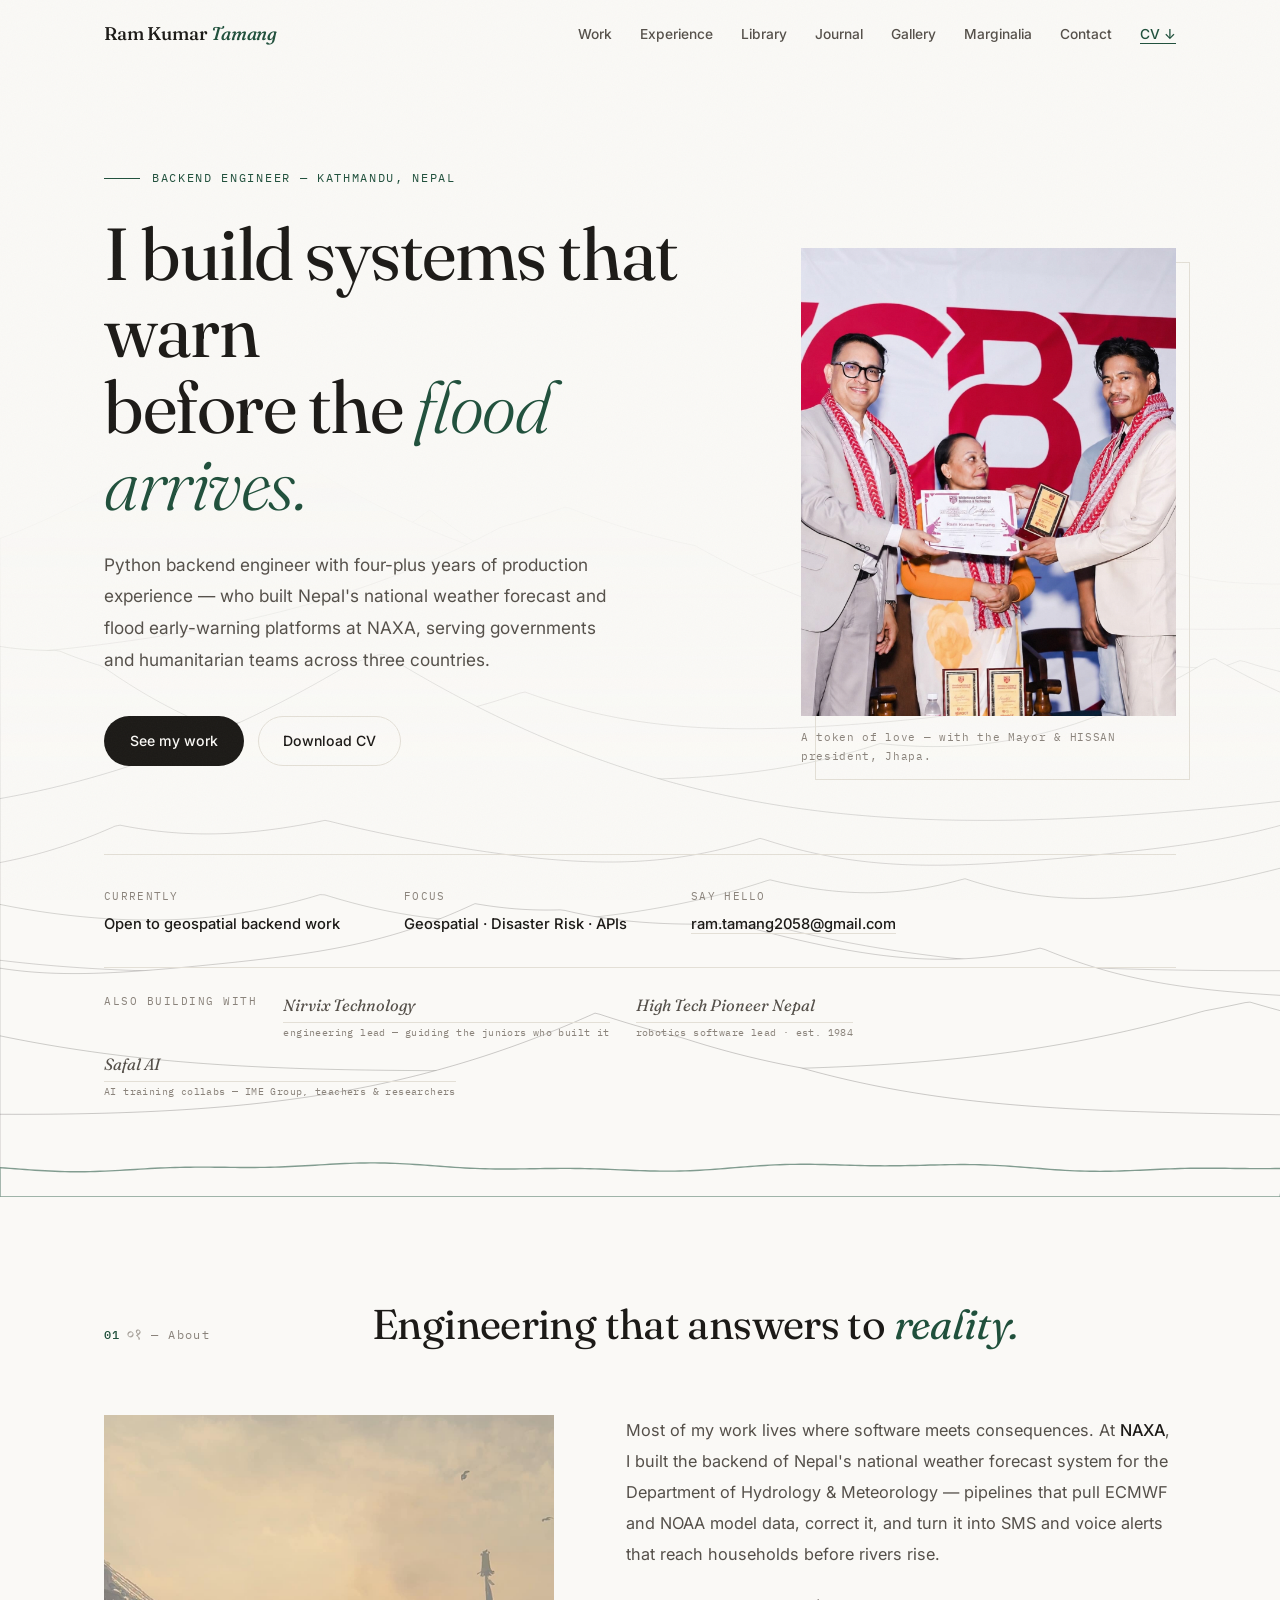
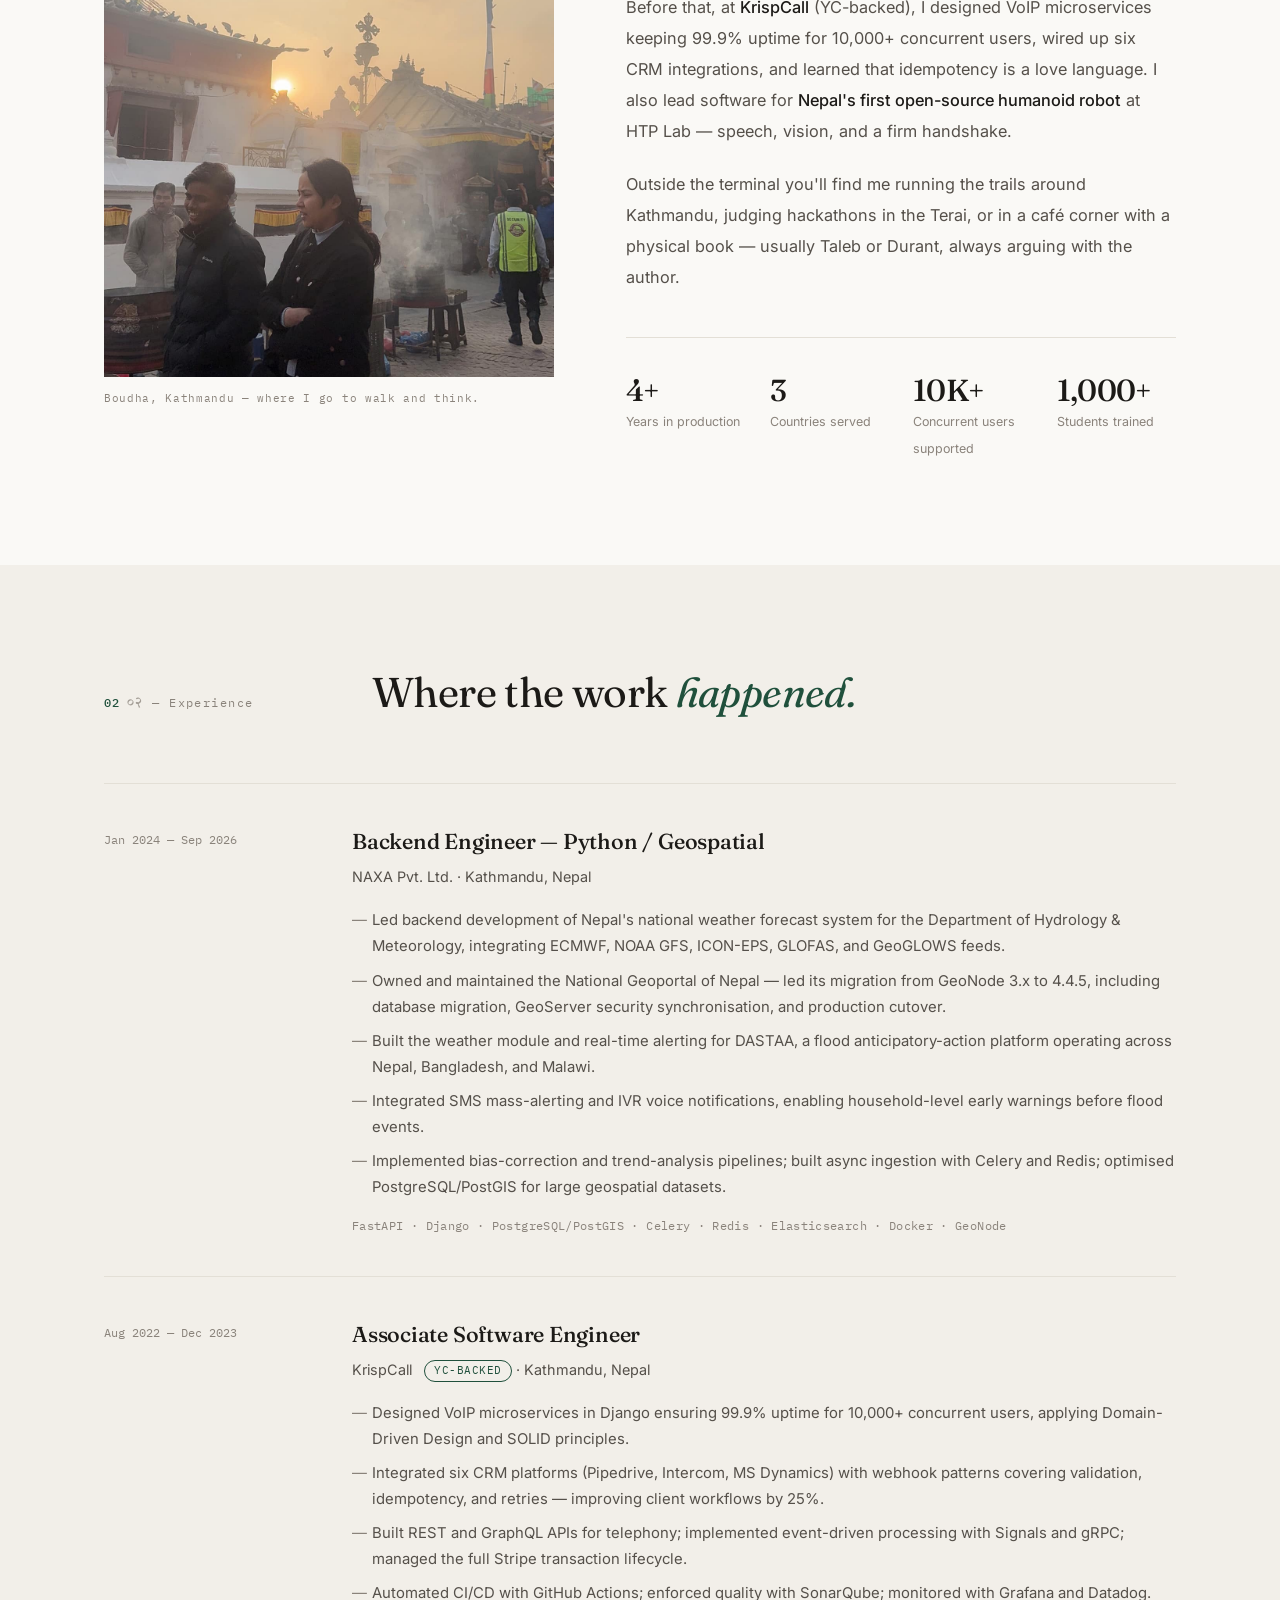
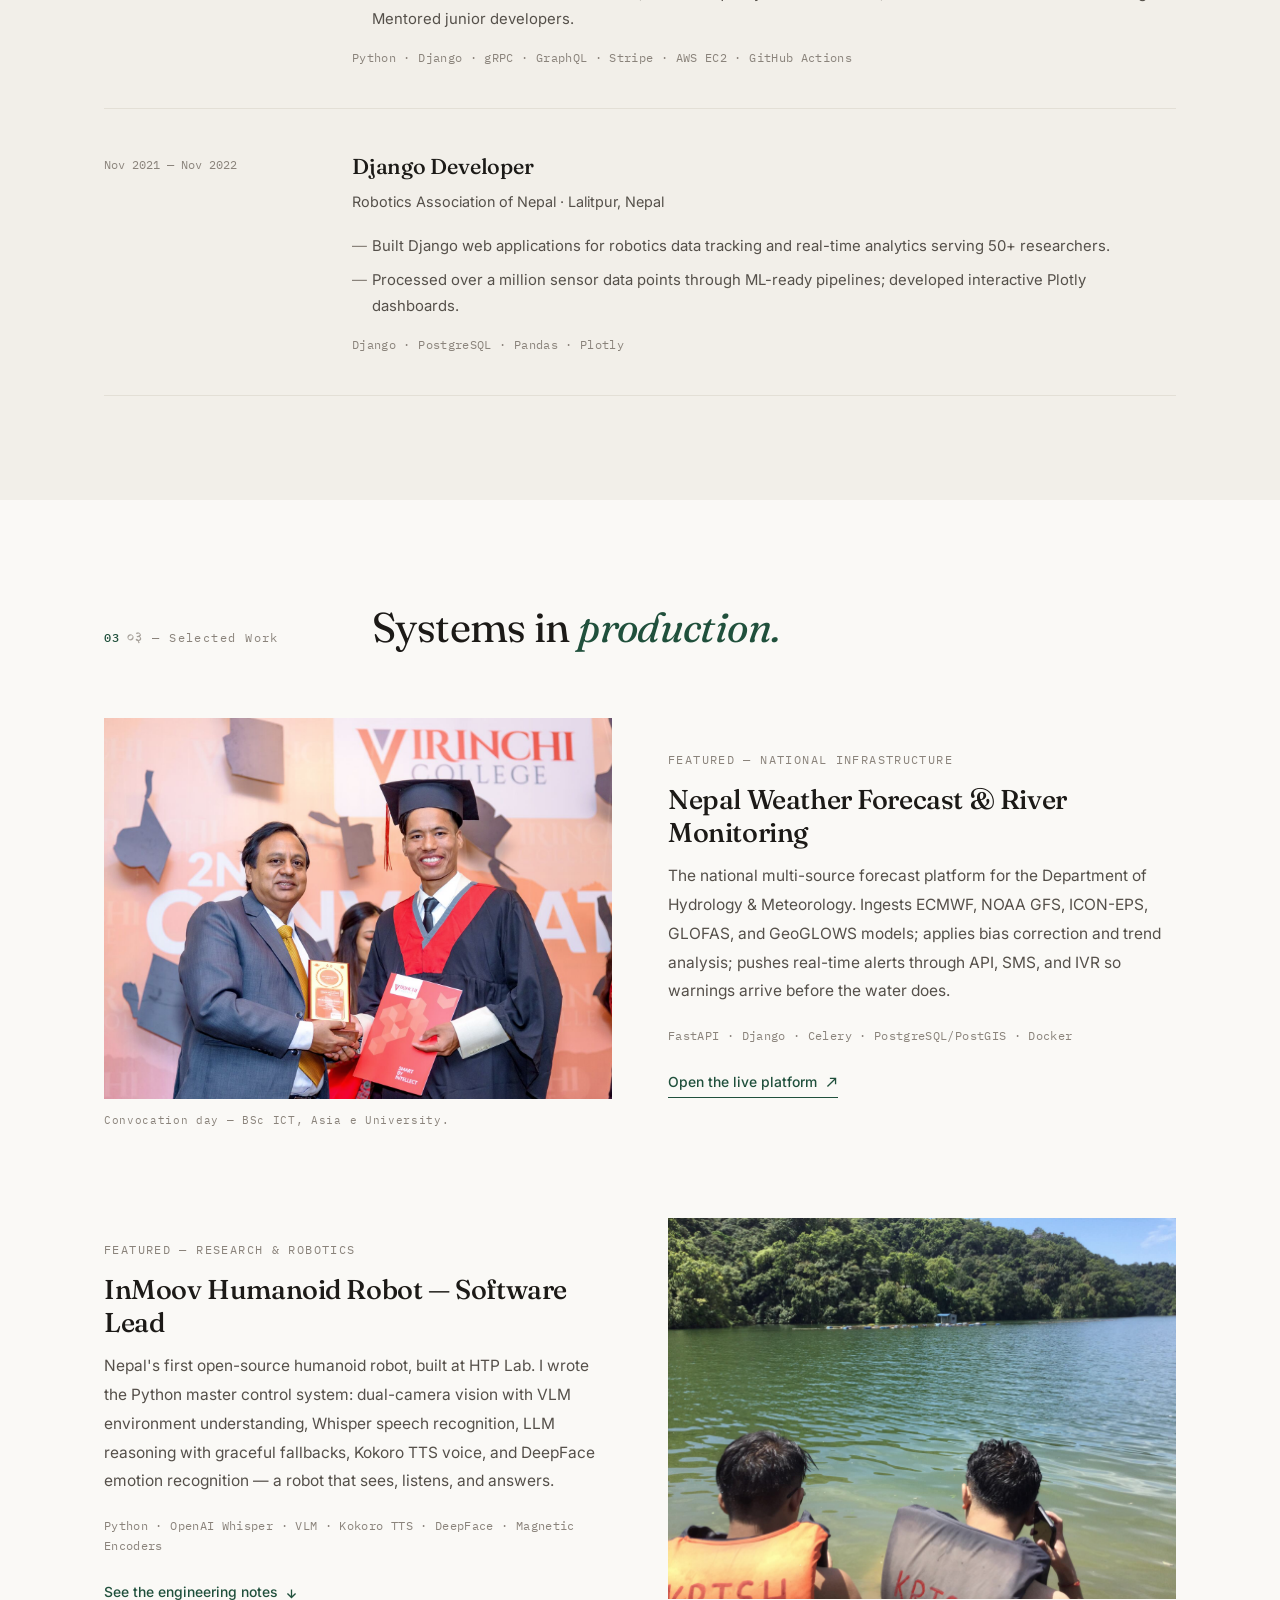
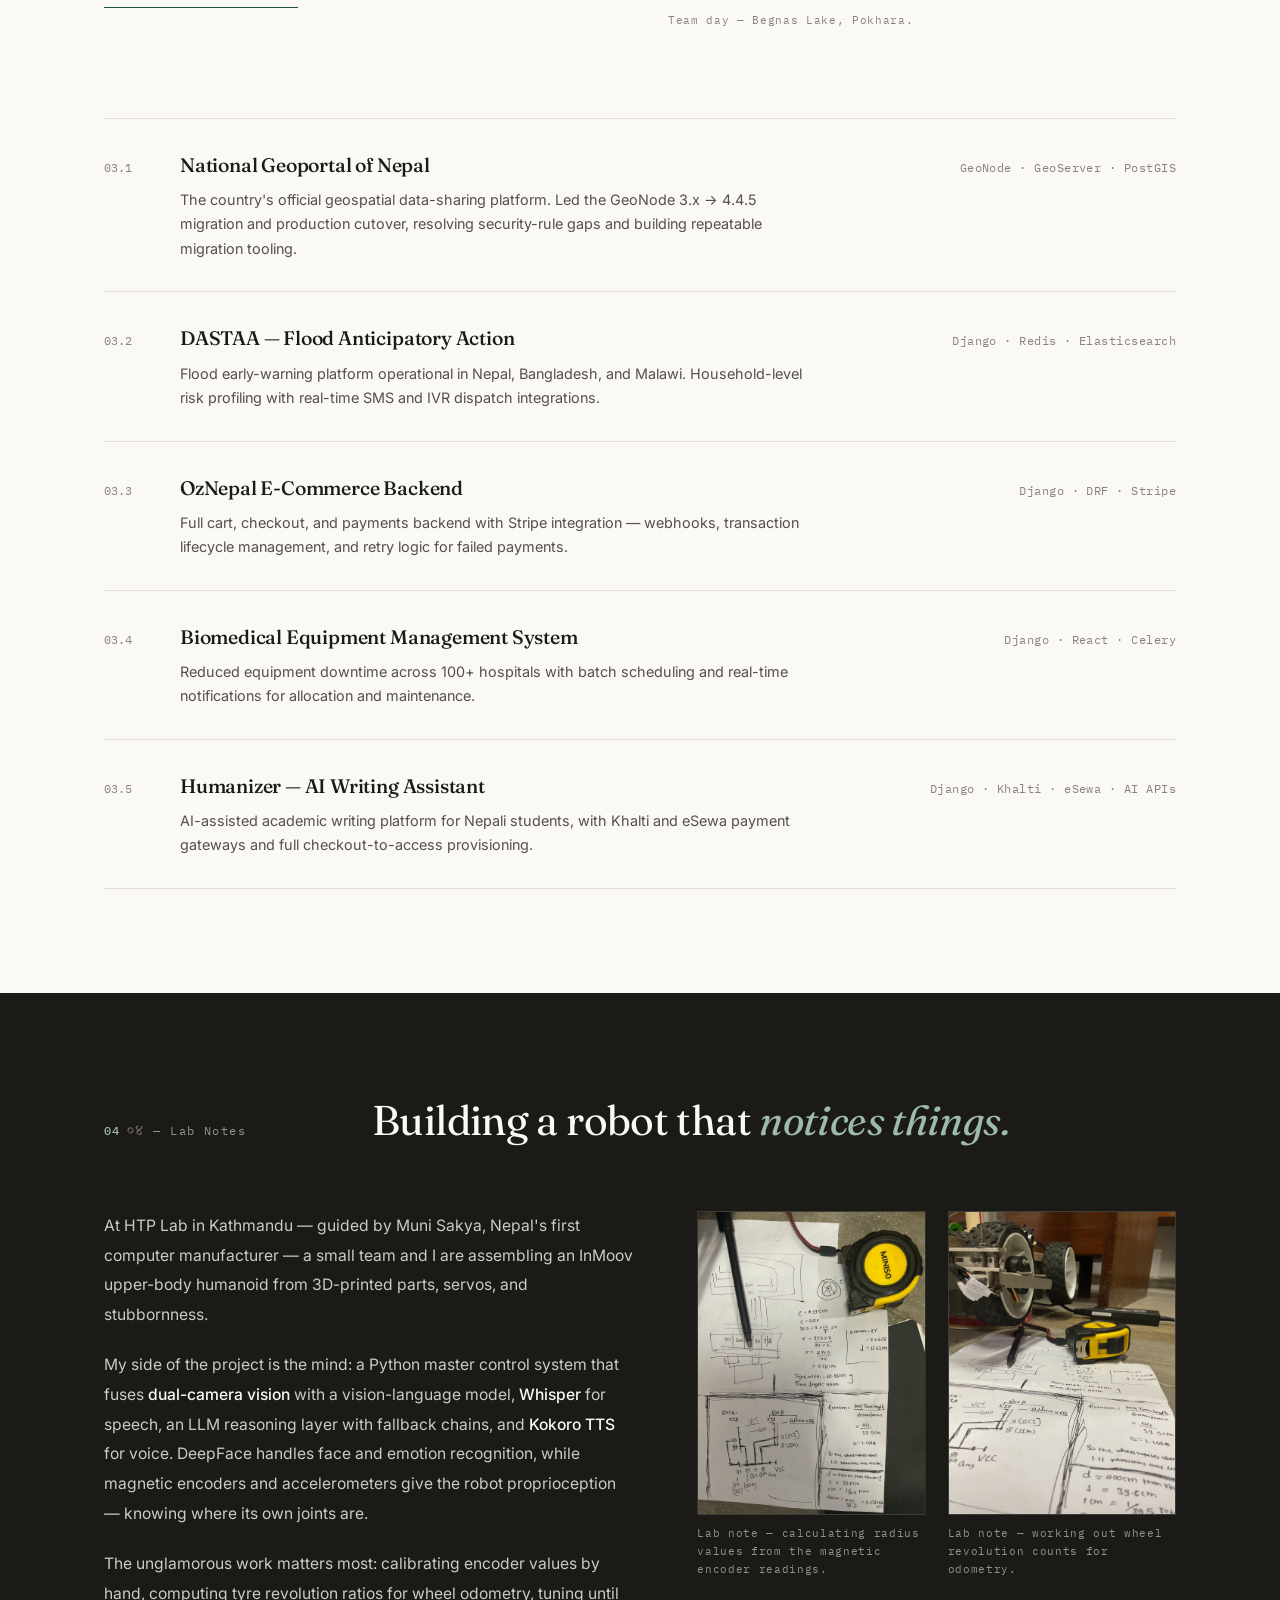
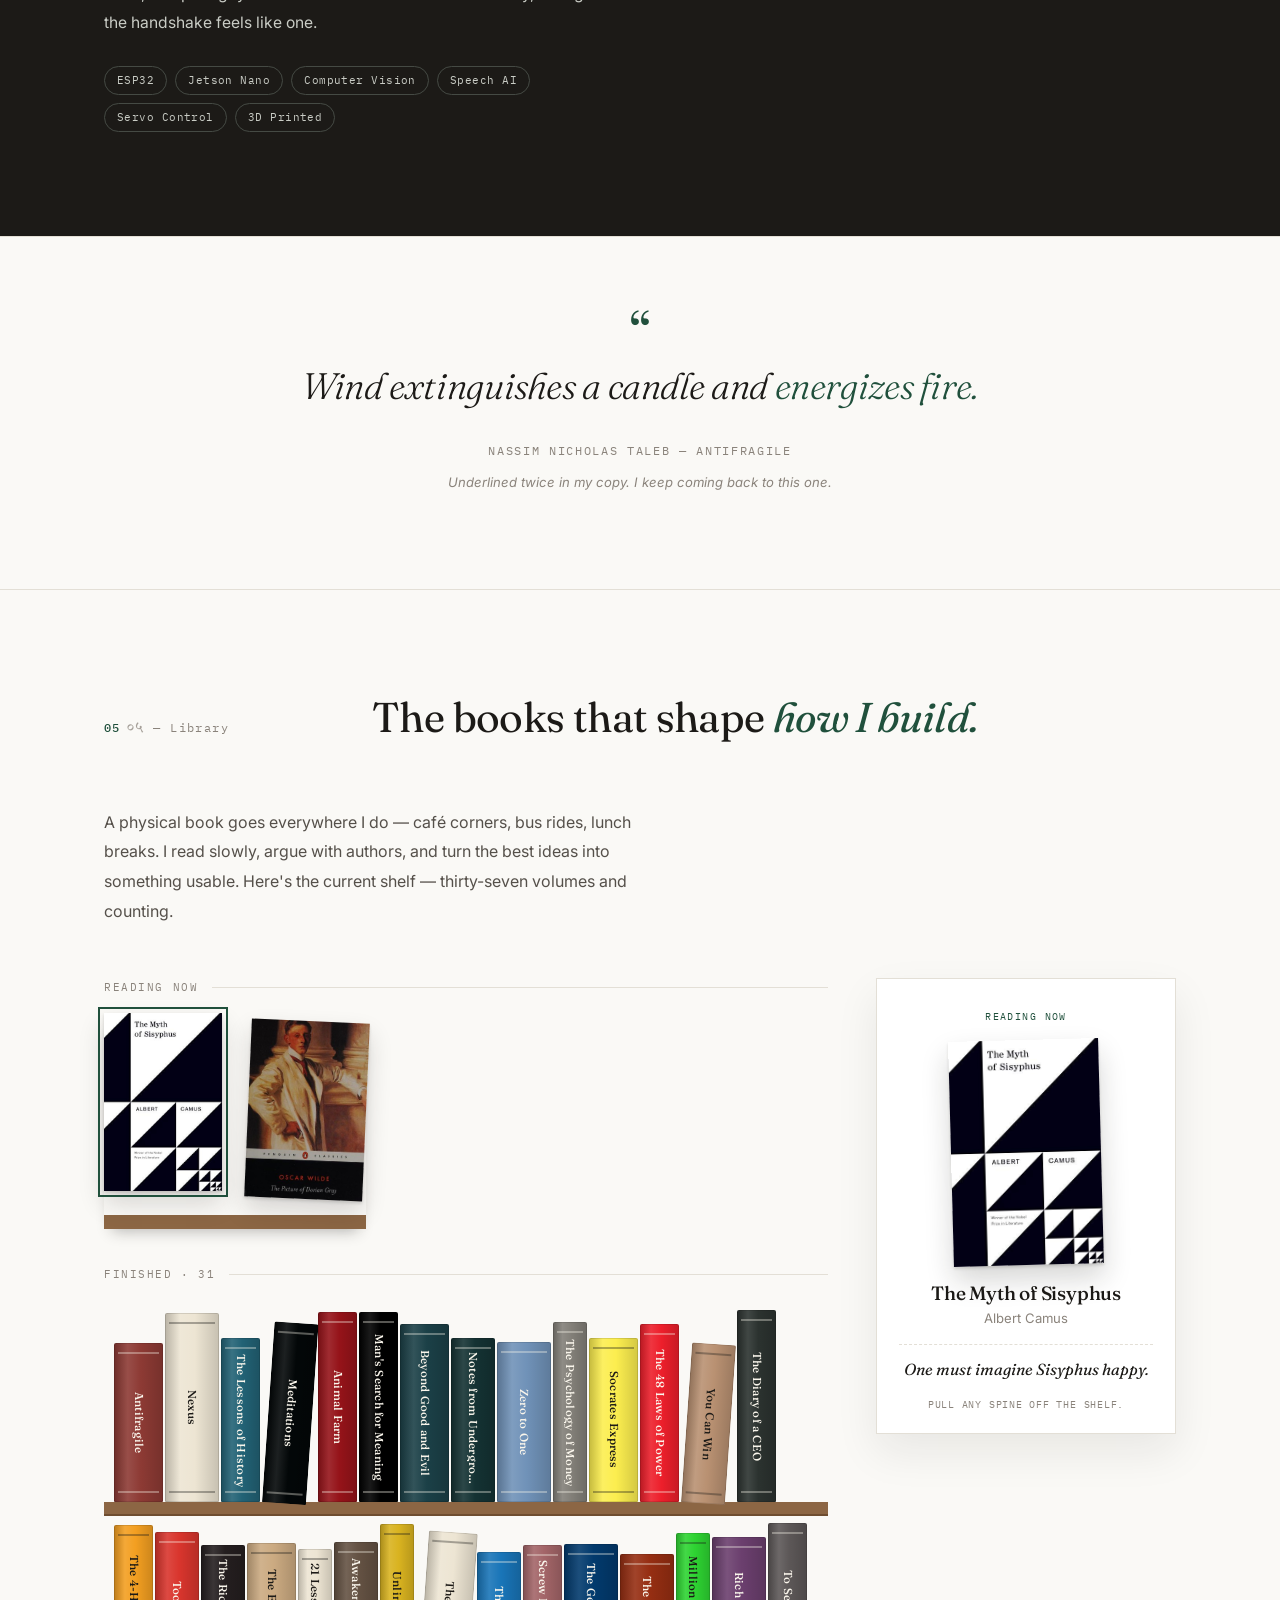
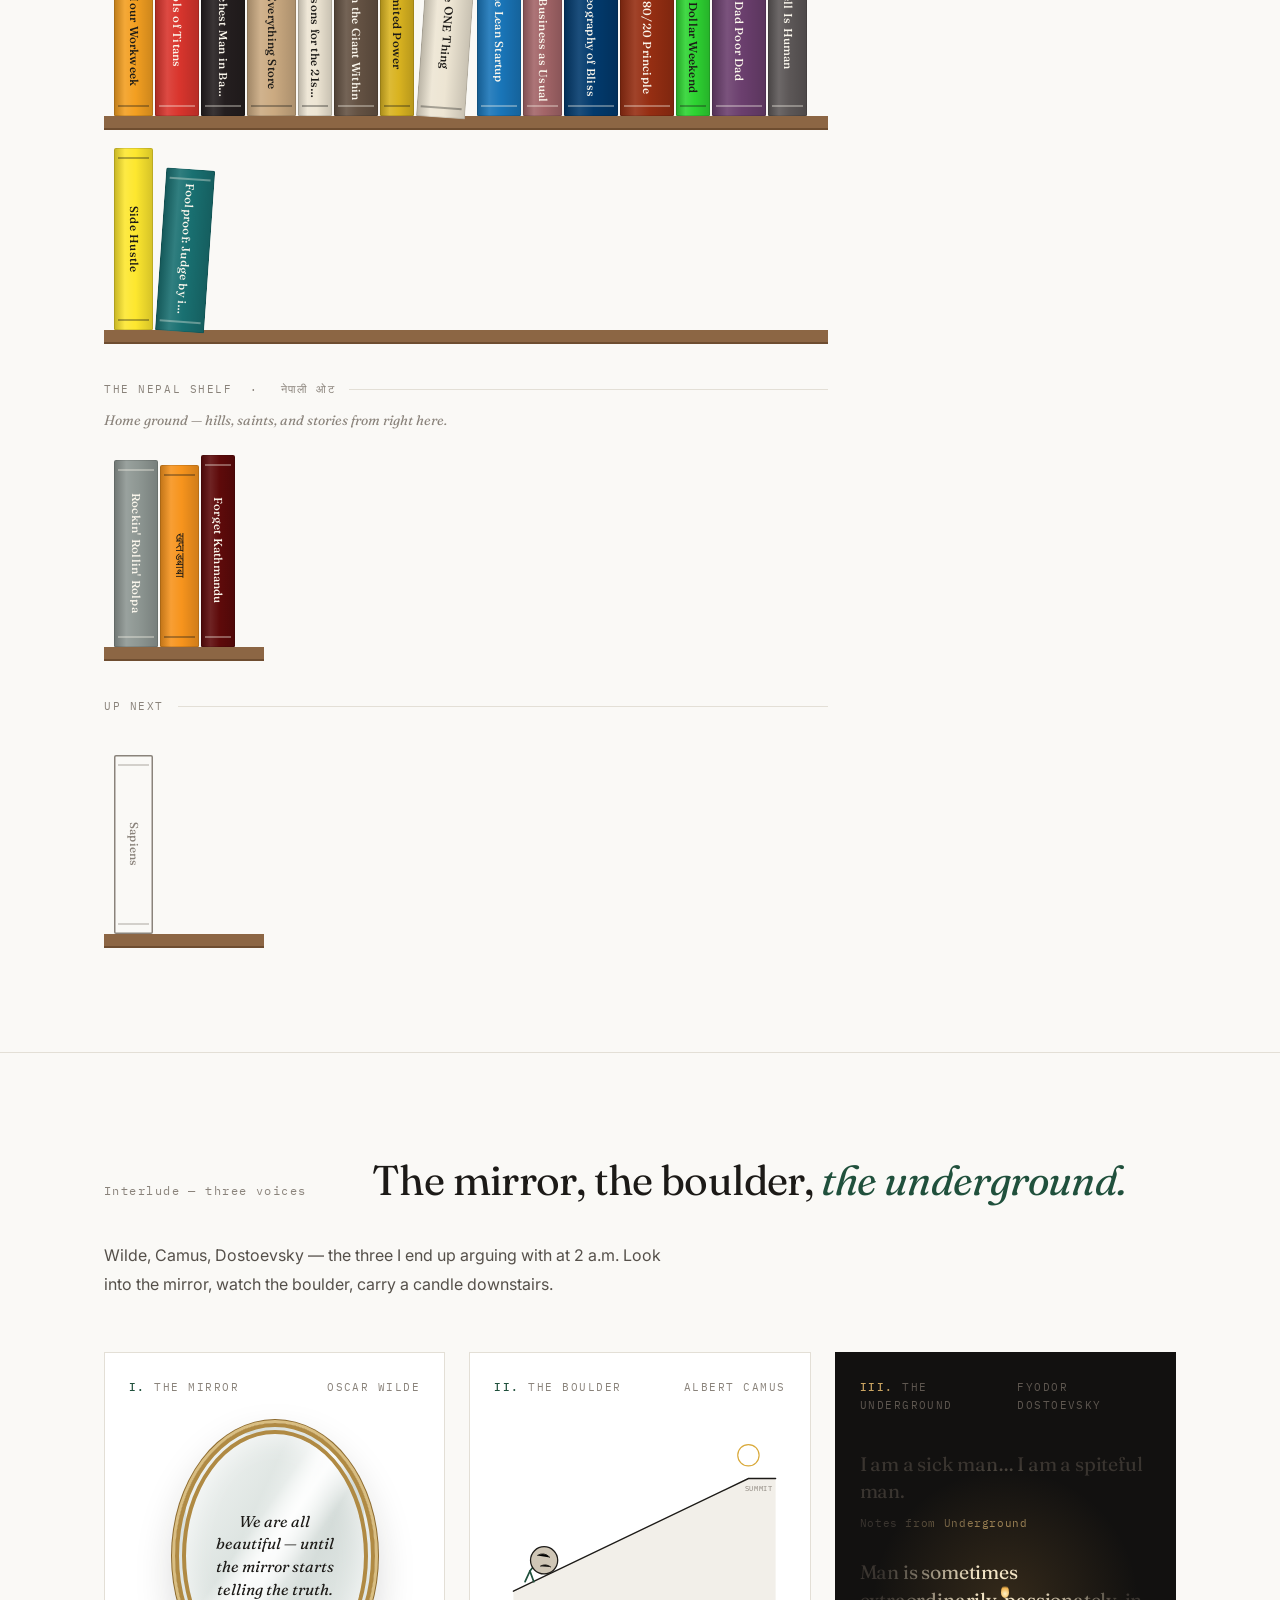
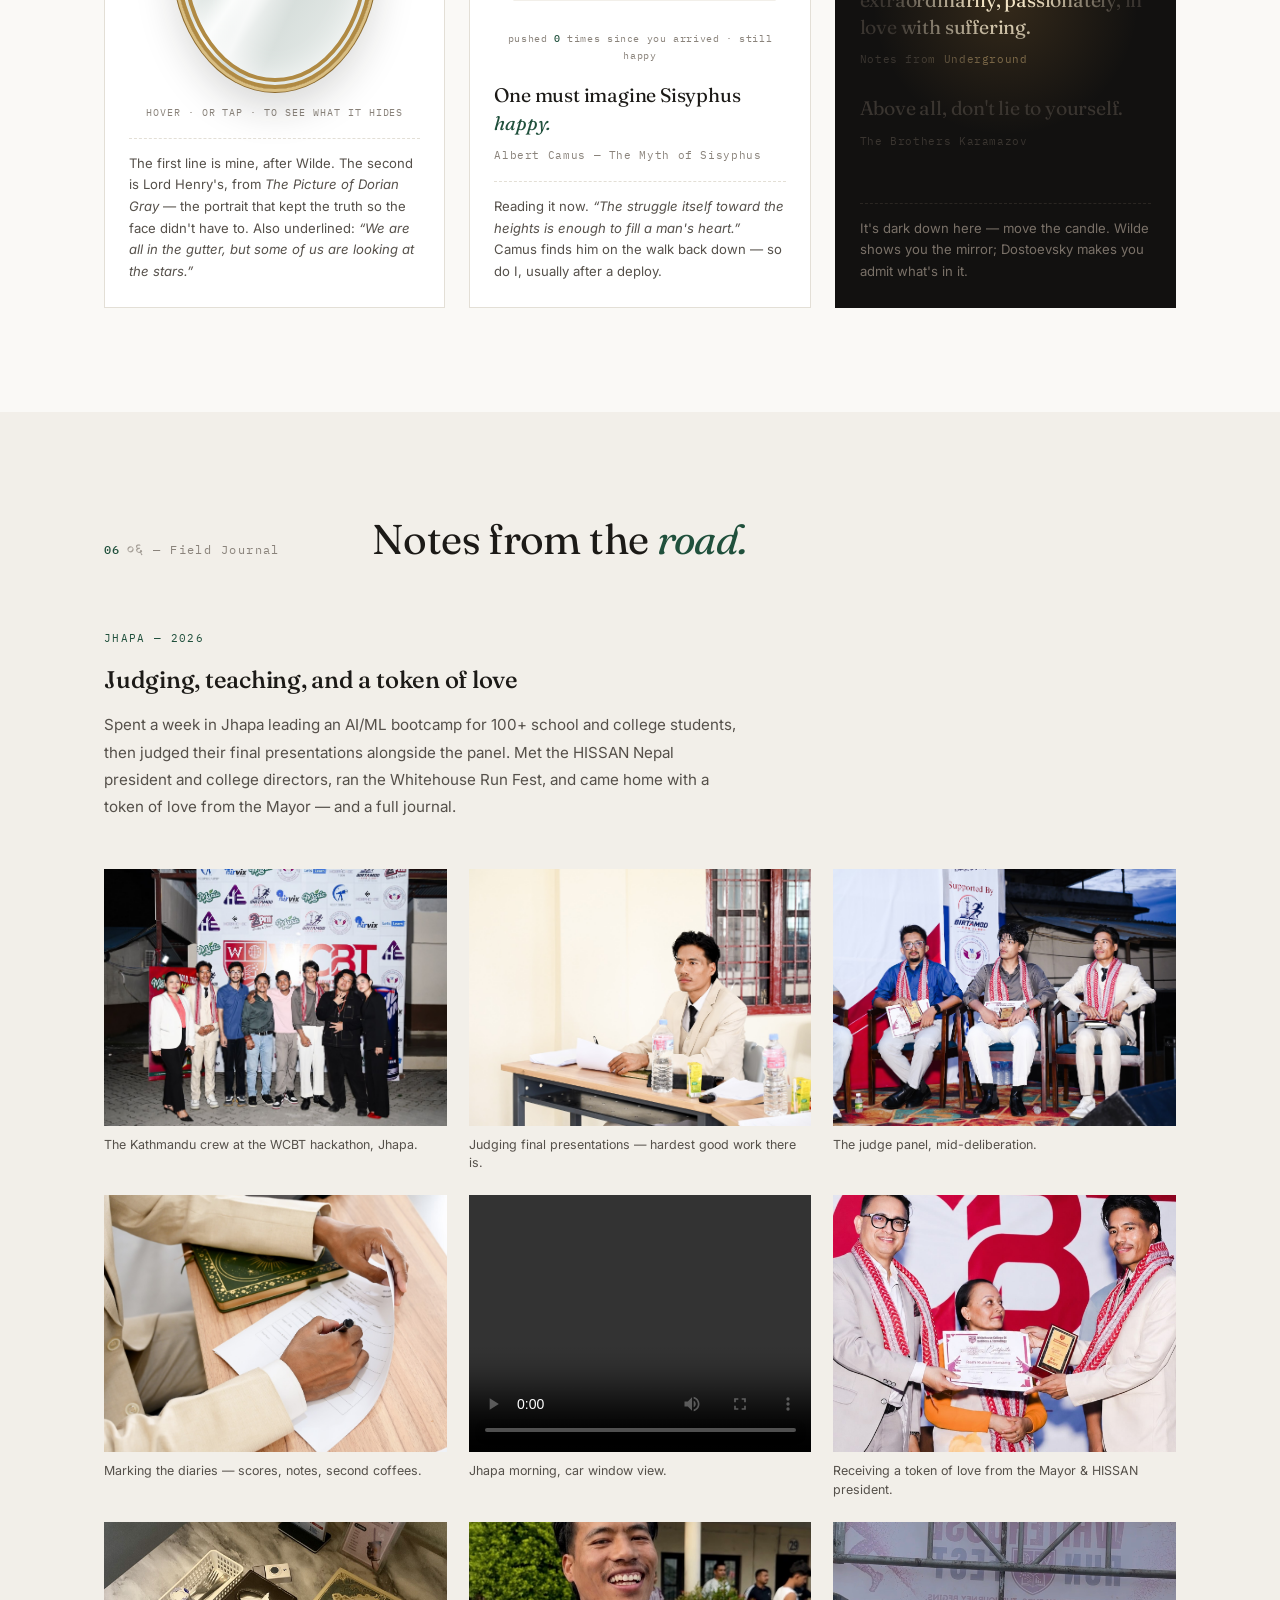
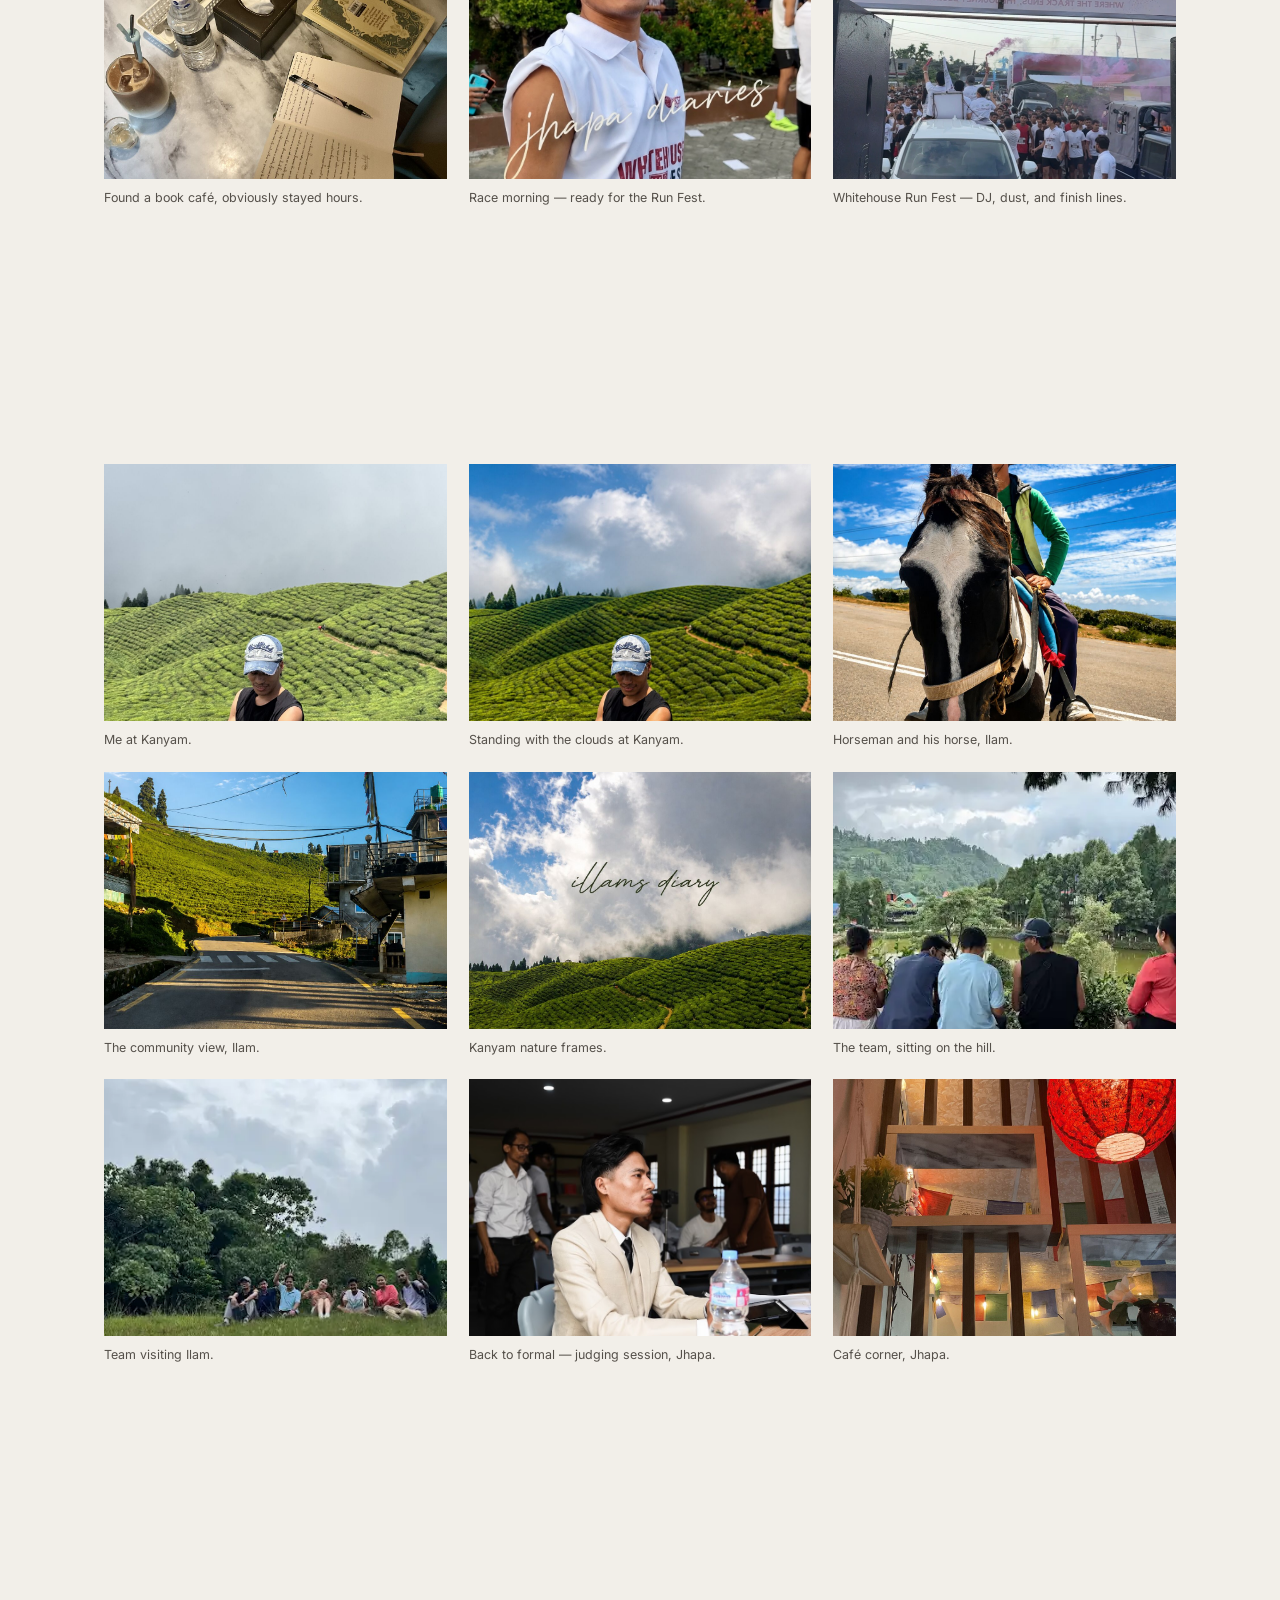
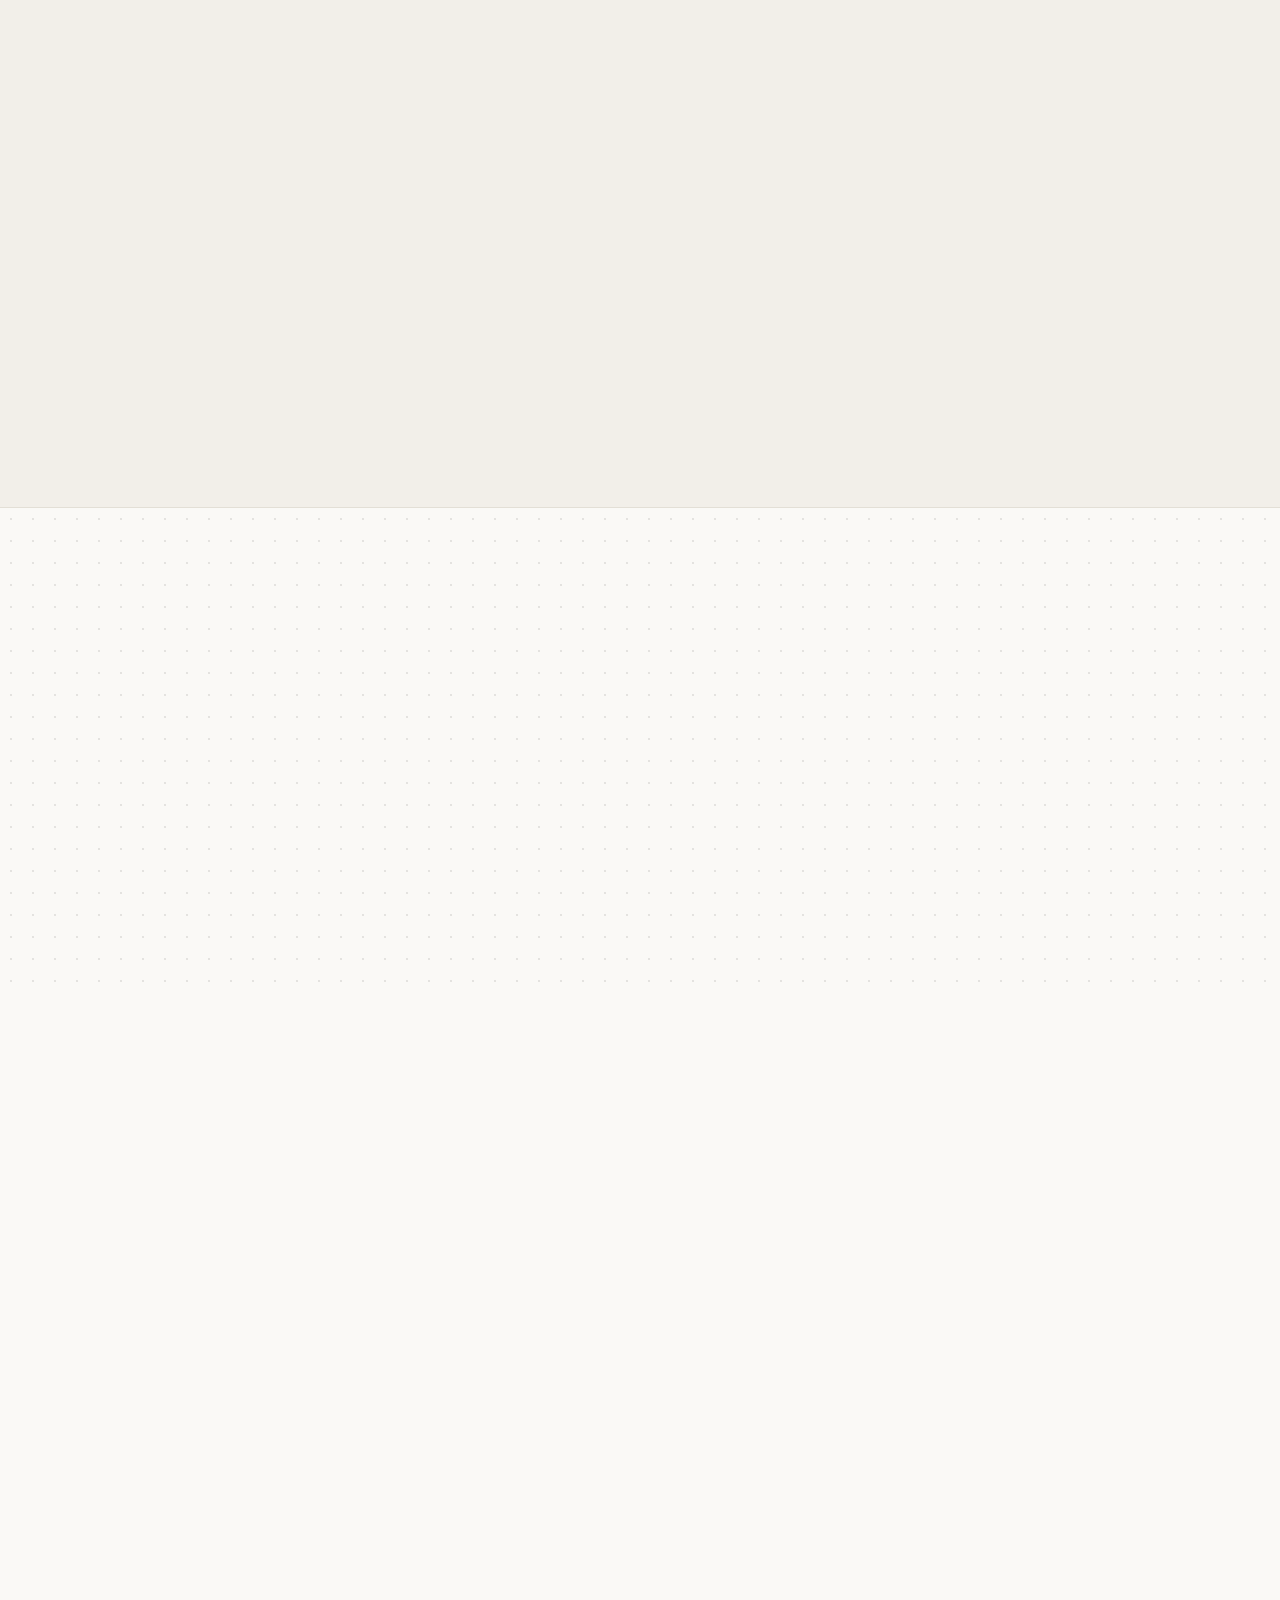
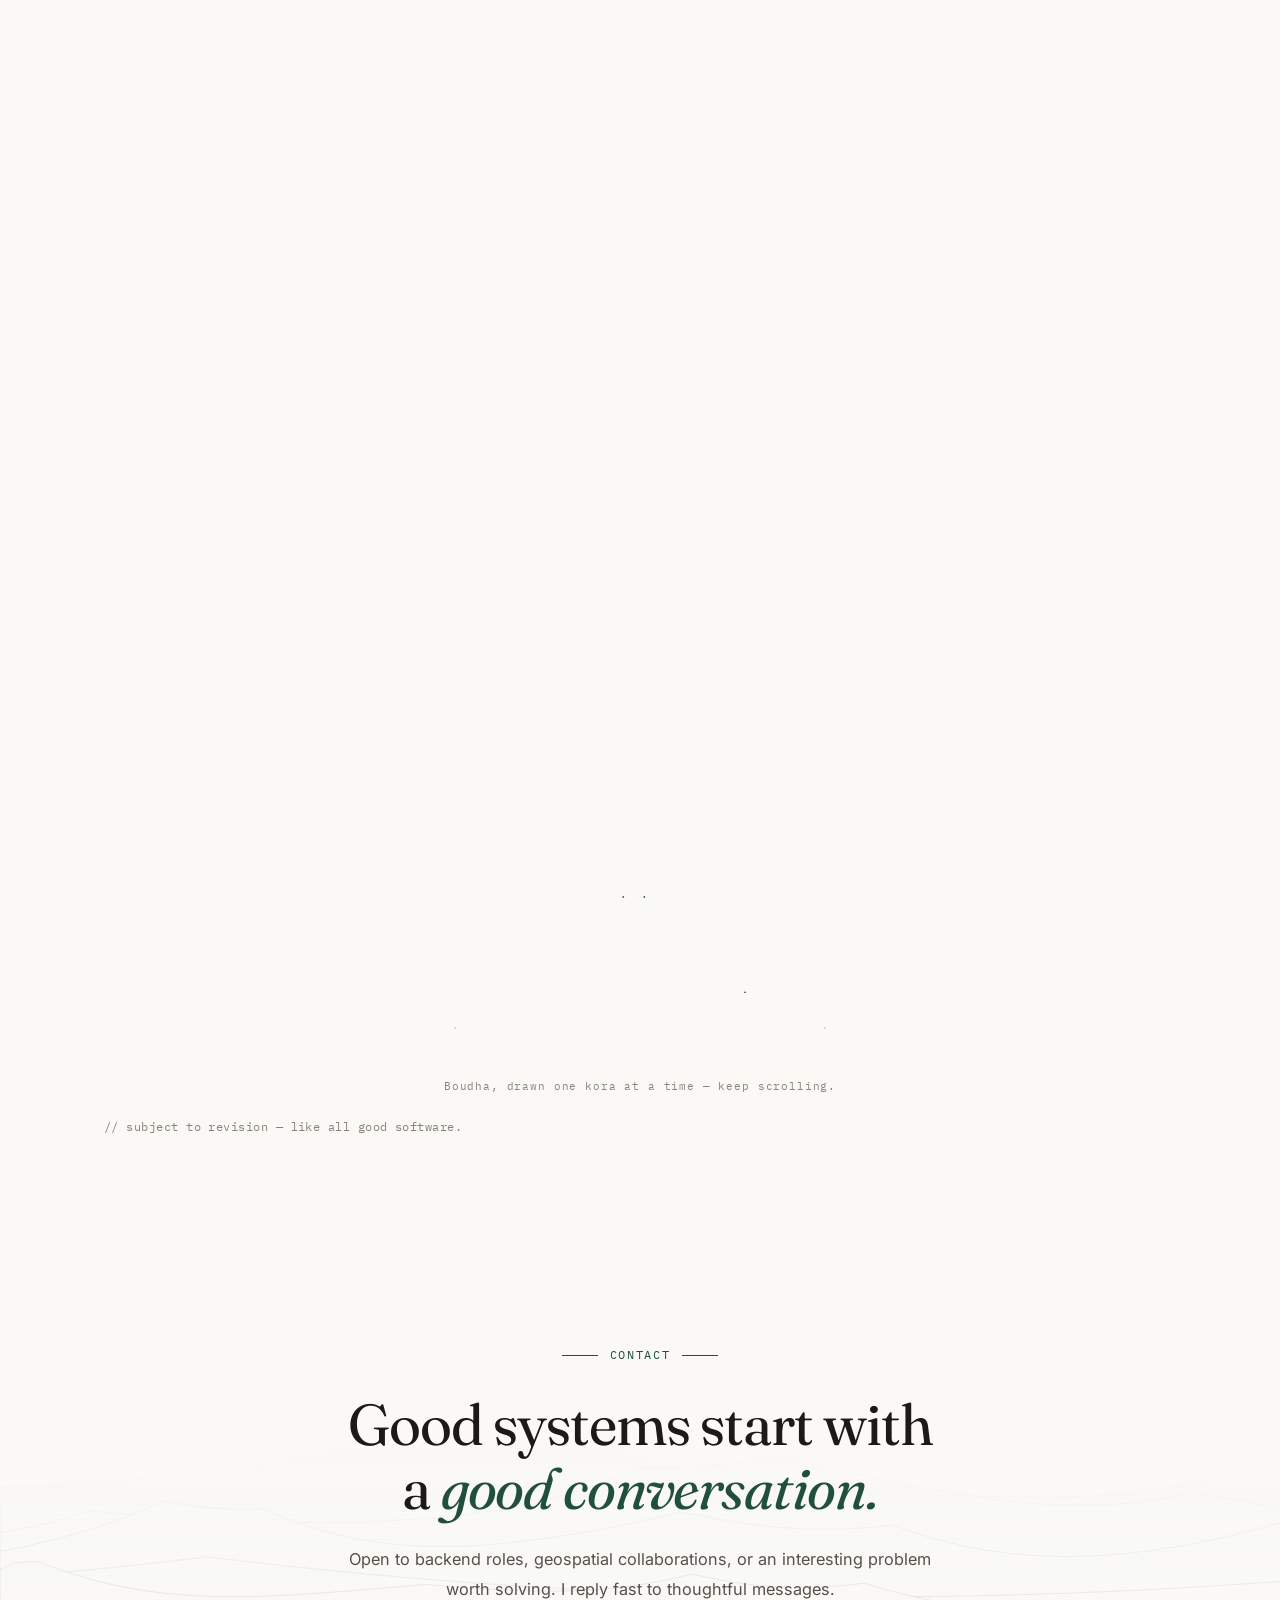
<file: index.html>
<!DOCTYPE html>
<html lang="en">
<head>
    <meta charset="UTF-8"/>
    <link rel="icon" type="image/svg+xml" href="/favicon.svg">
    <meta name="viewport" content="width=device-width, initial-scale=1.0"/>
    <meta name="description" content="Ram Kumar Tamang — Python Backend Engineer specialising in Django, FastAPI, and geospatial systems for disaster risk management. Based in Kathmandu, Nepal."/>
    <title>Ram Kumar Tamang — Backend Engineer</title>
    <meta property="og:type" content="website"/>
    <meta property="og:title" content="Ram Kumar Tamang — Python Backend Engineer"/>
    <meta property="og:description" content="Built Nepal's national weather forecast system at NAXA. Software lead on the country's first open-source humanoid robot. Kathmandu."/>
    <meta property="og:image" content="https://ram-tamang.com.np/images/jhapa_diary/reciving_token_of_love_from_mayer_and_predent_of_HISSAN.jpeg"/>
    <meta property="og:url" content="https://ram-tamang.com.np/"/>
    <meta name="twitter:card" content="summary_large_image"/>
    <link rel="preconnect" href="https://fonts.googleapis.com"/>
    <link rel="preconnect" href="https://fonts.gstatic.com" crossorigin/>
    <link href="https://fonts.googleapis.com/css2?family=Fraunces:opsz,wght@9..144,300;9..144,400;9..144,500;9..144,600&family=Inter:wght@400;500;600&family=IBM+Plex+Mono:wght@400;500&family=Noto+Serif+Devanagari:wght@300;400&display=swap" rel="stylesheet"/>
    <style>
        :root {
            --paper: #FAF9F6;
            --paper-2: #F2EFE9;
            --ink: #1C1A17;
            --ink-2: #55504A;
            --ink-3: #8A837B;
            --line: #E3DFD6;
            --accent: #20503C;
            --accent-dark: #16382A;
            --serif: 'Fraunces', Georgia, serif;
            --sans: 'Inter', -apple-system, sans-serif;
            --mono: 'IBM Plex Mono', monospace;
            --deva: 'Noto Serif Devanagari', var(--serif);
        }

        * { margin: 0; padding: 0; box-sizing: border-box; }
        html { scroll-behavior: smooth; }

        body {
            font-family: var(--sans);
            background: var(--paper);
            color: var(--ink);
            font-size: 16px;
            line-height: 1.7;
            -webkit-font-smoothing: antialiased;
        }

        ::selection { background: var(--accent); color: var(--paper); }

        a { color: inherit; }

        .wrap { max-width: 1120px; margin: 0 auto; padding: 0 24px; }

        /* ── NAV ── */
        header {
            position: fixed; top: 0; left: 0; right: 0; z-index: 100;
            background: rgba(250,249,246,0.92);
            backdrop-filter: blur(12px);
            border-bottom: 1px solid transparent;
            transition: border-color .3s;
        }
        header.scrolled { border-bottom-color: var(--line); }

        .nav {
            display: flex; justify-content: space-between; align-items: center;
            height: 68px;
        }
        .brand {
            font-family: var(--serif); font-size: 1.15rem; font-weight: 500;
            text-decoration: none; letter-spacing: -0.01em;
        }
        .brand em { font-style: italic; color: var(--accent); }
        .nav-links { display: flex; gap: 28px; list-style: none; align-items: center; }
        .nav-links a {
            text-decoration: none; font-size: 0.86rem; font-weight: 500;
            color: var(--ink-2); transition: color .2s;
        }
        .nav-links a:hover { color: var(--ink); }
        .nav-links .cv-link {
            color: var(--accent); border-bottom: 1px solid var(--accent);
            padding-bottom: 1px;
        }
        .nav-links .cv-link:hover { color: var(--accent-dark); }
        .burger { display: none; background: none; border: none; cursor: pointer; padding: 8px; }
        .burger span { display: block; width: 20px; height: 1.5px; background: var(--ink); margin: 5px 0; transition: .2s; }

        /* ── HERO ── */
        .hero { padding: 168px 0 96px; }

        .hero-grid {
            display: grid; grid-template-columns: 1.25fr 0.75fr;
            gap: 72px; align-items: end;
        }

        .kicker {
            font-family: var(--mono); font-size: 0.75rem; letter-spacing: 0.14em;
            text-transform: uppercase; color: var(--accent); margin-bottom: 28px;
            display: flex; align-items: center; gap: 12px;
        }
        .kicker::before { content: ''; width: 36px; height: 1px; background: var(--accent); }

        h1.display {
            font-family: var(--serif); font-weight: 400;
            font-size: clamp(2.35rem, 6.2vw, 4.6rem);
            line-height: 1.04; letter-spacing: -0.02em;
            margin-bottom: 26px;
        }
        h1.display em { font-style: italic; font-weight: 300; color: var(--accent); }

        .hero-lede {
            font-size: 1.08rem; color: var(--ink-2); max-width: 520px;
            line-height: 1.85; margin-bottom: 40px;
        }

        .hero-actions { display: flex; gap: 14px; flex-wrap: wrap; align-items: center; }

        .btn-solid {
            display: inline-flex; align-items: center; gap: 10px;
            background: var(--ink); color: var(--paper);
            padding: 13px 26px; border-radius: 999px;
            font-size: 0.88rem; font-weight: 500; text-decoration: none;
            transition: background .2s, transform .2s;
        }
        .btn-solid:hover { background: var(--accent-dark); transform: translateY(-1px); }

        .btn-line {
            display: inline-flex; align-items: center; gap: 10px;
            padding: 12px 24px; border-radius: 999px;
            border: 1px solid var(--line); color: var(--ink);
            font-size: 0.88rem; font-weight: 500; text-decoration: none;
            transition: border-color .2s, color .2s;
        }
        .btn-line:hover { border-color: var(--ink); }

        .hero-photo { position: relative; }
        .hero-photo img {
            width: 100%; aspect-ratio: 4/5; object-fit: cover;
            display: block; filter: saturate(0.94);
        }
        .hero-photo figcaption {
            font-family: var(--mono); font-size: 0.7rem; color: var(--ink-3);
            margin-top: 12px; letter-spacing: 0.06em;
        }

        .hero-meta {
            display: grid; grid-template-columns: repeat(3, auto);
            justify-content: start; gap: 64px;
            margin-top: 88px; padding-top: 32px;
            border-top: 1px solid var(--line);
        }
        .hm dt {
            font-family: var(--mono); font-size: 0.68rem; letter-spacing: 0.12em;
            text-transform: uppercase; color: var(--ink-3); margin-bottom: 6px;
        }
        .hm dd { font-size: 0.92rem; font-weight: 500; }
        .hm dd a { text-decoration: none; border-bottom: 1px solid var(--line); }
        .hm dd a:hover { border-color: var(--ink); }

        /* ── SECTION SCAFFOLD ── */
        section { padding: 104px 0; }
        .sec-head {
            display: grid; grid-template-columns: 220px 1fr;
            gap: 48px; margin-bottom: 64px; align-items: baseline;
        }
        .sec-no {
            font-family: var(--mono); font-size: 0.75rem; color: var(--ink-3);
            letter-spacing: 0.12em;
        }
        .sec-no b { color: var(--accent); font-weight: 500; }
        h2.sec-title {
            font-family: var(--serif); font-weight: 400;
            font-size: clamp(1.9rem, 3.6vw, 2.6rem);
            letter-spacing: -0.015em; line-height: 1.15;
        }
        h2.sec-title em { font-style: italic; color: var(--accent); }

        /* ── ABOUT ── */
        .about-grid {
            display: grid; grid-template-columns: 0.9fr 1.1fr;
            gap: 72px; align-items: start;
        }
        .about-photo img {
            width: 100%; aspect-ratio: 4/5; object-fit: cover; display: block;
            filter: saturate(0.94);
        }
        .about-photo figcaption {
            font-family: var(--mono); font-size: 0.7rem; color: var(--ink-3);
            margin-top: 12px; letter-spacing: 0.06em;
        }
        .about-copy p { color: var(--ink-2); margin-bottom: 22px; font-size: 1.02rem; line-height: 1.9; }
        .about-copy p strong { color: var(--ink); font-weight: 500; }

        .facts {
            margin-top: 44px; padding-top: 36px; border-top: 1px solid var(--line);
            display: grid; grid-template-columns: repeat(4, 1fr); gap: 24px;
        }
        .fact b {
            display: block; font-family: var(--serif); font-weight: 500;
            font-size: 1.9rem; letter-spacing: -0.02em; line-height: 1.1;
        }
        .fact span { font-size: 0.78rem; color: var(--ink-3); }

        /* ── EXPERIENCE ── */
        #experience { background: var(--paper-2); }

        .xp-row {
            display: grid; grid-template-columns: 200px 1fr;
            gap: 48px; padding: 40px 0;
            border-top: 1px solid var(--line);
        }
        .xp-row:last-child { border-bottom: 1px solid var(--line); }
        .xp-when {
            font-family: var(--mono); font-size: 0.78rem; color: var(--ink-3);
            padding-top: 5px;
        }
        .xp-when .now { color: var(--accent); }
        .xp-role { font-family: var(--serif); font-size: 1.35rem; font-weight: 500; letter-spacing: -0.01em; }
        .xp-org { font-size: 0.9rem; color: var(--ink-2); margin: 4px 0 18px; }
        .xp-org .tagchip {
            display: inline-block; font-family: var(--mono); font-size: 0.66rem;
            color: var(--accent); border: 1px solid var(--accent);
            border-radius: 999px; padding: 1px 9px; margin-left: 8px;
            vertical-align: 1px; letter-spacing: 0.05em;
        }
        .xp-row ul { list-style: none; }
        .xp-row li {
            color: var(--ink-2); font-size: 0.93rem; line-height: 1.75;
            padding-left: 20px; position: relative; margin-bottom: 8px;
        }
        .xp-row li::before {
            content: '—'; position: absolute; left: 0; color: var(--ink-3);
        }
        .xp-stack {
            margin-top: 16px; font-family: var(--mono); font-size: 0.74rem;
            color: var(--ink-3); letter-spacing: 0.03em;
        }

        /* ── WORK ── */
        .work-feature {
            display: grid; grid-template-columns: 1fr 1fr; gap: 56px;
            align-items: center; margin-bottom: 88px;
        }
        .work-feature.flip .wf-media { order: 2; }
        .wf-media figcaption { font-family: var(--mono); font-size: 0.7rem; color: var(--ink-3); margin-top: 12px; letter-spacing: 0.06em; }
        .wf-media img {
            width: 100%; aspect-ratio: 4/3; object-fit: cover; display: block;
            filter: saturate(0.94);
        }
        .wf-no {
            font-family: var(--mono); font-size: 0.72rem; color: var(--ink-3);
            letter-spacing: 0.12em; margin-bottom: 14px;
        }
        .wf-body h3 {
            font-family: var(--serif); font-weight: 500; font-size: 1.7rem;
            letter-spacing: -0.015em; margin-bottom: 14px; line-height: 1.2;
        }
        .wf-body p { color: var(--ink-2); font-size: 0.97rem; line-height: 1.85; margin-bottom: 20px; }
        .wf-stack {
            font-family: var(--mono); font-size: 0.74rem; color: var(--ink-3);
            margin-bottom: 22px; letter-spacing: 0.03em;
        }
        .wf-link {
            display: inline-flex; align-items: center; gap: 8px;
            font-size: 0.87rem; font-weight: 500; color: var(--accent);
            text-decoration: none; border-bottom: 1px solid var(--accent);
            padding-bottom: 2px; transition: color .2s, border-color .2s;
        }
        .wf-link:hover { color: var(--accent-dark); border-color: var(--accent-dark); }
        .wf-link svg { width: 13px; height: 13px; }

        .work-list { border-top: 1px solid var(--line); }
        .work-item {
            display: grid; grid-template-columns: 48px 1fr auto;
            gap: 28px; padding: 30px 0; border-bottom: 1px solid var(--line);
            text-decoration: none; align-items: baseline;
            transition: background .2s;
        }
        .work-item:hover { background: rgba(32,80,60,0.03); }
        .wi-no { font-family: var(--mono); font-size: 0.76rem; color: var(--ink-3); }
        .wi-main h4 {
            font-family: var(--serif); font-weight: 500; font-size: 1.22rem;
            letter-spacing: -0.01em; margin-bottom: 6px;
        }
        .wi-main p { color: var(--ink-2); font-size: 0.9rem; line-height: 1.7; max-width: 640px; }
        .wi-side {
            font-family: var(--mono); font-size: 0.72rem; color: var(--ink-3);
            text-align: right; white-space: nowrap; letter-spacing: 0.04em;
        }

        /* ── ROBOTICS ── */
        #robotics { background: var(--ink); color: var(--paper); }
        #robotics .sec-no { color: #8d938e; }
        #robotics .sec-no b { color: #9DBBA9; }
        #robotics h2.sec-title em { color: #9DBBA9; }

        .robot-grid { display: grid; grid-template-columns: 1.05fr 0.95fr; gap: 64px; align-items: start; }
        .robot-grid > * { min-width: 0; }
        .robot-copy p { color: #C9CCC5; font-size: 0.98rem; line-height: 1.9; margin-bottom: 20px; }
        .robot-copy p strong { color: var(--paper); font-weight: 500; }
        .robot-notes { display: grid; grid-template-columns: 1fr 1fr; gap: 22px; align-items: start; }
        .rnote img {
            width: 100%; aspect-ratio: 3/4; object-fit: cover; display: block;
            border: 1px solid #3a3d38;
        }
        .rnote figcaption {
            font-family: var(--mono); font-size: 0.7rem; color: #8d938e;
            margin-top: 10px; letter-spacing: 0.06em; line-height: 1.6;
        }
        .robot-tags {
            display: flex; flex-wrap: wrap; gap: 8px; margin-top: 28px;
        }
        .robot-tags span {
            font-family: var(--mono); font-size: 0.7rem; color: #C9CCC5;
            border: 1px solid #454a44; border-radius: 999px; padding: 4px 12px;
            letter-spacing: 0.04em;
        }

        /* ── LIBRARY ── */
        .lib-intro { color: var(--ink-2); font-size: 1rem; max-width: 560px; line-height: 1.85; margin-bottom: 52px; }
        .lib-status {
            font-family: var(--mono); font-size: 0.7rem; letter-spacing: 0.14em;
            text-transform: uppercase; color: var(--ink-3);
            margin: 36px 0 18px; display: flex; align-items: center; gap: 14px;
        }
        .lib-status::after { content: ''; flex: 1; height: 1px; background: var(--line); }
        .lib-status:first-of-type { margin-top: 0; }
        /* bookshelf: spines on wooden planks, a reading stand, and a desk to pull books onto */
        .library { display: grid; grid-template-columns: minmax(0, 1fr) 300px; gap: 48px; align-items: start; }
        .shelves .lib-status:first-child { margin-top: 0; }
        .shelf-note { color: var(--ink-3); font-size: 0.86rem; font-style: italic; font-family: var(--serif); margin: -8px 0 14px; }
        .stand { width: fit-content; min-width: 260px; max-width: 100%; display: flex; gap: 26px; align-items: flex-end; padding: 6px 0 16px; border-bottom: 14px solid #8C6644; box-shadow: 0 10px 14px -8px rgba(28,26,23,0.3); }
        .face { border: 0; padding: 0; background: none; cursor: pointer; transform: rotate(-3deg); transition: transform .4s cubic-bezier(.2,.7,.3,1); }
        .face:nth-child(2) { transform: rotate(2.5deg); }
        .face img { width: 118px; height: 178px; object-fit: cover; display: block; box-shadow: 0 2px 3px rgba(28,26,23,0.15), 0 12px 24px rgba(28,26,23,0.16); }
        .face:hover, .face.on { transform: rotate(0) translateY(-8px); }
        .face.on img { outline: 2px solid var(--accent); outline-offset: 4px; }
        .shelf {
            display: flex; flex-wrap: wrap; align-items: flex-end; padding: 0 10px;
            width: fit-content; min-width: 160px; max-width: 100%;
            background: repeating-linear-gradient(180deg, transparent 0 200px, #8C6644 200px 212px, #6E4D30 212px 214px);
            box-shadow: inset 0 -2px 0 #6E4D30;
        }
        .spine {
            width: var(--w); height: var(--h); margin: calc(200px - var(--h)) 2px 14px 0;
            background-color: var(--c); color: var(--t); border: 0; cursor: pointer; position: relative;
            background-image: linear-gradient(90deg, rgba(0,0,0,0.22), rgba(255,255,255,0.10) 28%, rgba(255,255,255,0) 55%, rgba(0,0,0,0.16));
            border-radius: 2px 2px 1px 1px; box-shadow: inset 0 0 0 1px rgba(0,0,0,0.12);
            display: flex; align-items: center; justify-content: center; padding: 14px 0;
            transition: transform .35s cubic-bezier(.2,.7,.3,1), box-shadow .35s;
        }
        .spine::before, .spine::after { content: ''; position: absolute; left: 4px; right: 4px; height: 2px; background: currentColor; opacity: 0.35; }
        .spine::before { top: 9px; }
        .spine::after { bottom: 9px; }
        .spine .st {
            writing-mode: vertical-rl; font-family: var(--serif); font-weight: 500; font-size: 0.72rem; letter-spacing: 0.02em;
            line-height: 1.1; max-height: 100%; overflow: hidden; text-overflow: ellipsis; white-space: nowrap;
        }
        .spine:hover, .spine:focus-visible { transform: translateY(-12px); box-shadow: 0 10px 16px rgba(28,26,23,0.25); outline: none; }
        .spine.on { transform: translateY(-22px); box-shadow: 0 14px 20px rgba(28,26,23,0.3); }
        .spine.lean { transform: rotate(4deg); transform-origin: bottom left; margin-right: 12px; }
        .spine.lean:hover, .spine.lean.on { transform: rotate(0) translateY(-12px); }
        .spine.ghost { background: transparent; background-image: none; color: var(--ink-3); box-shadow: inset 0 0 0 1.5px var(--ink-3); border-radius: 2px; }
        .spine.ghost { outline: 1.5px dashed transparent; }
        .desk {
            position: sticky; top: 96px; background: #fff; border: 1px solid var(--line); padding: 22px 22px 20px;
            box-shadow: 0 18px 40px rgba(28,26,23,0.08); text-align: center;
        }
        .desk img { width: 150px; height: 225px; object-fit: cover; margin: 12px auto 16px; display: block; box-shadow: 0 2px 3px rgba(28,26,23,0.15), 0 14px 28px rgba(28,26,23,0.18); transform: rotate(-1.5deg); }
        .desk.pull img { animation: pull .5s cubic-bezier(.2,.7,.3,1); }
        @keyframes pull { from { opacity: 0; transform: translateY(18px) rotate(-6deg); } to { opacity: 1; transform: rotate(-1.5deg); } }
        .desk-status { font-family: var(--mono); font-size: 0.64rem; letter-spacing: 0.14em; text-transform: uppercase; color: var(--accent); }
        .desk h3 { font-family: var(--serif); font-weight: 500; font-size: 1.2rem; line-height: 1.25; letter-spacing: -0.01em; }
        .desk-author { font-size: 0.82rem; color: var(--ink-3); margin-top: 2px; }
        .desk-take { font-family: var(--serif); font-style: italic; font-size: 1rem; color: var(--ink); line-height: 1.5; margin-top: 14px; padding-top: 12px; border-top: 1px dashed var(--line); }
        .desk-take:empty { display: none; }
        .desk .met { margin-top: 10px; }
        .desk .met[hidden] { display: none; }
        .desk-hint { font-family: var(--mono); font-size: 0.6rem; letter-spacing: 0.08em; color: var(--ink-3); margin-top: 16px; text-transform: uppercase; }
        .desk-close { display: none; }
        @media (max-width: 900px) {
            .library { grid-template-columns: 1fr; }
            .desk {
                position: fixed; top: auto; left: 12px; right: 12px; bottom: 12px; z-index: 200;
                display: grid; grid-template-columns: 84px 1fr; gap: 4px 16px; text-align: left; align-items: center;
                padding: 16px; transform: translateY(calc(100% + 24px)); transition: transform .45s cubic-bezier(.2,.7,.3,1);
                box-shadow: 0 -10px 40px rgba(28,26,23,0.2);
            }
            .desk.open { transform: none; }
            .desk img { grid-row: 1 / span 5; grid-column: 1; width: 84px; height: 126px; margin: 0; }
            .desk > *:not(img):not(.desk-close) { grid-column: 2; }
            .desk-take { margin-top: 6px; padding-top: 8px; font-size: 0.9rem; }
            .desk-hint { display: none; }
            .desk-close { display: block; position: absolute; top: 8px; right: 8px; width: 32px; height: 32px; border: 1px solid var(--line); border-radius: 50%; background: #fff; cursor: pointer; }
        }

        /* ── THREE VOICES — Wilde · Camus · Dostoevsky ── */
        .voices { padding: 104px 0; border-top: 1px solid var(--line); }
        .voices-lede { color: var(--ink-2); max-width: 580px; line-height: 1.85; margin: -28px 0 52px; }
        .voices-grid { display: grid; grid-template-columns: repeat(3, 1fr); gap: 24px; }
        .v-card {
            position: relative; border: 1px solid var(--line); background: #fff;
            padding: 26px 24px 24px; display: flex; flex-direction: column; min-height: 520px;
        }
        .v-no {
            font-family: var(--mono); font-size: 0.66rem; letter-spacing: 0.14em;
            text-transform: uppercase; color: var(--ink-3); display: flex; justify-content: space-between;
        }
        .v-no b { color: var(--accent); font-weight: 500; }
        .v-stage { flex: 1; display: flex; align-items: center; justify-content: center; padding: 26px 0; }
        .v-quote { font-family: var(--serif); font-size: 1.22rem; line-height: 1.4; letter-spacing: -0.01em; }
        .v-quote em { color: var(--accent); }
        .v-by { font-family: var(--mono); font-size: 0.66rem; color: var(--ink-3); letter-spacing: 0.06em; margin-top: 10px; }
        .v-note { font-size: 0.82rem; color: var(--ink-2); line-height: 1.65; margin-top: 16px; padding-top: 14px; border-top: 1px dashed var(--line); }

        /* I. the mirror */
        .mirror {
            position: relative; width: 200px; aspect-ratio: 3 / 4; border-radius: 50%;
            border: 11px double #B08A43; cursor: pointer; overflow: hidden;
            box-shadow: 0 0 0 3px #D9BE82, 0 0 0 4px #8C6A2E, 0 18px 40px rgba(28,26,23,0.18), inset 0 0 30px rgba(255,255,255,0.7);
            background: linear-gradient(125deg, #F4F6F5 0%, #DDE4E1 38%, #F9FBFA 47%, #D3DBD8 58%, #EDF1EF 100%);
            display: flex; align-items: center; justify-content: center; text-align: center;
            transition: background .9s ease, box-shadow .9s ease;
        }
        .mirror::before {
            content: ''; position: absolute; inset: -40%;
            background: linear-gradient(115deg, transparent 42%, rgba(255,255,255,0.75) 50%, transparent 58%);
            animation: sheen 6s ease-in-out infinite;
        }
        @keyframes sheen { 0%, 60% { transform: translateX(-60%); } 100% { transform: translateX(60%); } }
        .mirror p {
            position: absolute; inset: 0; display: flex; align-items: center; justify-content: center;
            padding: 0 26px; font-family: var(--serif); font-style: italic; font-size: 0.98rem; line-height: 1.45;
            transition: opacity .7s ease, filter .7s ease;
        }
        .mirror .m-truth { opacity: 0; color: #E9DCC3; filter: blur(4px); }
        .mirror svg { position: absolute; inset: 0; width: 100%; height: 100%; opacity: 0; transition: opacity .6s ease .15s; }
        .mirror.real, .v-card:hover .mirror {
            background: radial-gradient(ellipse at 50% 40%, #4A3F33 0%, #2A231C 65%, #17130F 100%);
            box-shadow: 0 0 0 3px #9C8456, 0 0 0 4px #5B4520, 0 18px 40px rgba(28,26,23,0.3), inset 0 0 40px rgba(0,0,0,0.8);
        }
        .mirror.real .m-face, .v-card:hover .mirror .m-face { opacity: 0; filter: blur(4px); }
        .mirror.real .m-truth, .v-card:hover .mirror .m-truth { opacity: 1; filter: none; }
        .mirror.real svg, .v-card:hover .mirror svg { opacity: 1; }
        .mirror.real::before, .v-card:hover .mirror::before { animation: none; opacity: 0; }
        .v-hint { font-family: var(--mono); font-size: 0.6rem; color: var(--ink-3); letter-spacing: 0.1em; text-transform: uppercase; text-align: center; margin-top: -10px; }

        /* II. the boulder */
        .hill { width: 100%; max-width: 300px; overflow: visible; }
        .hill .slope { fill: none; stroke: var(--ink); stroke-width: 1.4; stroke-linecap: round; }
        .hill .ground { fill: var(--paper-2); }
        .hill .rock { fill: #CFC6B6; stroke: var(--ink); stroke-width: 1.3; }
        .hill .rock-line { stroke: var(--ink); stroke-width: 1; }
        .hill .man { fill: none; stroke: var(--accent); stroke-width: 1.8; stroke-linecap: round; stroke-linejoin: round; }
        .hill .man circle { fill: var(--accent); stroke: none; }
        .hill .sun { fill: none; stroke: #D9A93A; stroke-width: 1.2; }
        .hill text { font-family: var(--mono); font-size: 7px; letter-spacing: 0.1em; fill: var(--ink-3); text-transform: uppercase; }
        .boulder { transform: translate(51.6px, 134.2px); animation: roll 9s infinite; }
        .spin { transform-box: fill-box; transform-origin: center; animation: spin 9s infinite; }
        .walker { transform: translate(38px, 156.2px); animation: walk 9s infinite; }
        @keyframes roll {
            0%   { transform: translate(51.6px, 134.2px); animation-timing-function: cubic-bezier(.45,.05,.55,.95); }
            58%  { transform: translate(219.5px, 53.9px); }
            64%  { transform: translate(219.5px, 53.9px); animation-timing-function: cubic-bezier(.55,0,1,.45); }
            74%, 100% { transform: translate(51.6px, 134.2px); }
        }
        @keyframes spin {
            0%   { transform: rotate(0deg); animation-timing-function: cubic-bezier(.45,.05,.55,.95); }
            58%, 64% { transform: rotate(760deg); animation-timing-function: cubic-bezier(.55,0,1,.45); }
            74%, 100% { transform: rotate(0deg); }
        }
        @keyframes walk {
            0%   { transform: translate(38px, 156.2px); animation-timing-function: cubic-bezier(.45,.05,.55,.95); }
            58%, 68% { transform: translate(205.9px, 75.9px); }
            100% { transform: translate(38px, 156.2px); }
        }
        .v-count { font-family: var(--mono); font-size: 0.64rem; color: var(--ink-3); letter-spacing: 0.06em; text-align: center; margin-top: -8px; }
        .v-count b { color: var(--accent); font-weight: 500; }

        /* III. the underground */
        .v-card.under { background: #121110; border-color: #121110; color: #3A3530; cursor: none; overflow: hidden; }
        .v-card.under .v-no { color: #5E5750; }
        .v-card.under .v-no b { color: #C9A461; }
        .under-text { position: relative; flex: 1; display: flex; flex-direction: column; justify-content: center; gap: 26px; padding: 24px 0; }
        .under-text .v-quote { color: inherit; }
        .under-text .v-by { color: inherit; }
        .under-lit {
            position: absolute; inset: 0; color: #F3E4C4; pointer-events: none;
            display: flex; flex-direction: column; justify-content: center; gap: 26px; padding: 24px 0;
            -webkit-mask-image: radial-gradient(circle var(--r, 120px) at var(--x, 50%) var(--y, 45%), #000 25%, transparent 100%);
                    mask-image: radial-gradient(circle var(--r, 120px) at var(--x, 50%) var(--y, 45%), #000 25%, transparent 100%);
        }
        .under-lit .v-by { color: #C9A461; }
        .under-glow {
            position: absolute; inset: 0; pointer-events: none;
            background: radial-gradient(circle 190px at var(--gx, 50%) var(--gy, 45%), rgba(233,170,80,0.16), transparent 70%);
        }
        .flame {
            position: absolute; width: 8px; height: 14px; left: var(--gx, 50%); top: var(--gy, 45%);
            margin: -18px 0 0 -4px; border-radius: 50% 50% 50% 50% / 60% 60% 40% 40%;
            background: radial-gradient(circle at 50% 70%, #FFF3C8, #F2B24C 55%, rgba(242,120,40,0) 75%);
            filter: blur(0.4px); pointer-events: none; animation: flicker 1.6s ease-in-out infinite alternate;
        }
        @keyframes flicker { 0% { transform: scale(1) rotate(-3deg); } 40% { transform: scale(1.08, 0.94) rotate(2deg); } 100% { transform: scale(0.95, 1.07) rotate(-1deg); } }
        .v-card.under .v-note { border-top-color: #2A2622; color: #7A7168; position: relative; }
        @media (hover: none) { .v-card.under { cursor: auto; } }

        @media (max-width: 960px) { .voices-grid { grid-template-columns: 1fr 1fr; } .v-card.under { grid-column: span 2; } }
        @media (max-width: 700px) {
            .voices { padding: 72px 0; }
            .voices-grid { grid-template-columns: 1fr; }
            .v-card.under { grid-column: auto; }
            .v-card { min-height: 0; }
        }

        /* ── SKETCHBOOK TEASER ── */
        .sketch-teaser {
            padding: 88px 0; border-top: 1px solid var(--line);
            background-image: radial-gradient(rgba(28,26,23,0.10) 1px, transparent 1.2px); background-size: 22px 22px;
        }
        .st-grid { display: grid; grid-template-columns: 1fr 1.6fr; gap: 56px; align-items: center; }
        .st-copy h3 { font-family: var(--serif); font-weight: 400; font-size: clamp(1.8rem, 3.4vw, 2.5rem); letter-spacing: -0.02em; line-height: 1.12; margin-bottom: 14px; }
        .st-copy h3 em { font-style: italic; color: var(--accent); }
        .st-copy p { color: var(--ink-2); line-height: 1.8; margin-bottom: 24px; }
        .st-copy a {
            font-family: var(--mono); font-size: 0.76rem; letter-spacing: 0.04em; color: var(--accent);
            text-decoration: none; border-bottom: 1px solid var(--accent); padding-bottom: 2px;
        }
        .st-pins { display: grid; grid-template-columns: repeat(3, 1fr); gap: 22px; align-items: start; }
        .st-pins a {
            display: block; background: #fff; padding: 9px 9px 12px; position: relative;
            box-shadow: 0 1px 2px rgba(28,26,23,0.08), 0 10px 24px rgba(28,26,23,0.09);
            transform: rotate(var(--r)); transition: transform .45s cubic-bezier(.2,.7,.3,1), box-shadow .45s;
            text-decoration: none; color: var(--ink);
        }
        .st-pins a::before {
            content: ''; position: absolute; top: -9px; left: 50%; width: 70px; height: 20px; margin-left: -35px;
            background: var(--tape); transform: rotate(calc(var(--r) * -3));
        }
        .st-pins a:hover { transform: rotate(0) translateY(-6px); box-shadow: 0 20px 40px rgba(28,26,23,0.16); }
        .st-pins img { width: 100%; aspect-ratio: 3/4; object-fit: cover; display: block; }
        .st-pins span { display: block; font-family: var(--serif); font-style: italic; font-size: 0.82rem; margin-top: 8px; line-height: 1.35; }
        .st-pins a:nth-child(2) { margin-top: 28px; }
        @media (max-width: 800px) {
            .st-grid { grid-template-columns: 1fr; gap: 36px; }
            .st-pins { gap: 12px; }
            .st-pins span { font-size: 0.72rem; }
        }

        /* ── BOUDHA — draws itself on scroll ── */
        .stupa { max-width: 420px; margin: 64px auto 8px; text-align: center; }
        .stupa svg { width: 100%; overflow: visible; }
        .stupa path { fill: none; stroke: var(--ink); stroke-width: 1.3; stroke-linecap: round; stroke-linejoin: round; stroke-dasharray: 1; stroke-dashoffset: var(--o, 1); }
        .stupa path.soft { stroke: var(--ink-3); stroke-width: 1; }
        .stupa path.eye { stroke: var(--accent); stroke-width: 1.6; }
        .stupa path.flag { stroke: var(--accent); stroke-width: 1; }
        .stupa path.flag:nth-of-type(5n+1) { stroke: #2F5D8A; }
        .stupa path.flag:nth-of-type(5n+2) { stroke: #A8392E; }
        .stupa path.flag:nth-of-type(5n+3) { stroke: #D9A93A; }
        .stupa figcaption { font-family: var(--mono); font-size: 0.66rem; letter-spacing: 0.08em; color: var(--ink-3); margin-top: 12px; }

        /* ── FIELD NOTES (JHAPA / ILLAM) ── */
        #journal { background: var(--paper-2); }

        .diary-head { max-width: 640px; margin-bottom: 48px; }
        .diary-head h3 {
            font-family: var(--serif); font-weight: 500; font-size: 1.5rem;
            letter-spacing: -0.01em; margin-bottom: 10px;
        }
        .diary-head p { color: var(--ink-2); font-size: 0.95rem; line-height: 1.8; }
        .diary-date {
            font-family: var(--mono); font-size: 0.7rem; color: var(--accent);
            letter-spacing: 0.12em; text-transform: uppercase; margin-bottom: 12px;
        }

        .jhapa-grid {
            display: grid; grid-template-columns: repeat(3, 1fr);
            gap: 22px; margin-bottom: 22px;
        }
        .jhapa-item { position: relative; overflow: hidden; }
        .jhapa-item img {
            width: 100%; aspect-ratio: 4/3; object-fit: cover; display: block;
            filter: saturate(0.95); transition: transform .4s ease;
        }
        .jhapa-item:hover img { transform: scale(1.03); }
        .jhapa-item figcaption a { color: var(--accent); text-decoration: none; border-bottom: 1px solid var(--line); }
        .jhapa-item figcaption a:hover { border-color: var(--accent); }
        .jhapa-item figcaption {
            font-size: 0.78rem; color: var(--ink-2); margin-top: 10px; line-height: 1.5;
        }
        .jhapa-video { grid-column: span 1; }
        .jhapa-video video {
            width: 100%; aspect-ratio: 4/3; object-fit: cover; display: block;
        }


        /* ── CONTACT ── */
        .contact-inner { text-align: center; max-width: 640px; margin: 0 auto; }
        .contact-inner .kicker { justify-content: center; }
        .contact-inner .kicker::after { content: ''; width: 36px; height: 1px; background: var(--accent); }
        h2.contact-title {
            font-family: var(--serif); font-weight: 400;
            font-size: clamp(2.4rem, 5vw, 3.6rem); letter-spacing: -0.02em;
            line-height: 1.1; margin-bottom: 24px;
        }
        h2.contact-title em { font-style: italic; color: var(--accent); }
        .contact-inner > p { color: var(--ink-2); font-size: 1.02rem; line-height: 1.85; margin-bottom: 40px; }
        .contact-mail {
            font-family: var(--serif); font-size: clamp(1.2rem, 2.6vw, 1.7rem);
            color: var(--ink); text-decoration: none; font-weight: 500;
            border-bottom: 1px solid var(--ink); padding-bottom: 3px;
            transition: color .2s, border-color .2s;
        }
        .contact-mail:hover { color: var(--accent); border-color: var(--accent); }

        .social-row {
            display: flex; justify-content: center; gap: 14px; margin-top: 44px;
        }
        .social-row a {
            width: 42px; height: 42px; border: 1px solid var(--line);
            border-radius: 50%; display: flex; align-items: center; justify-content: center;
            color: var(--ink-2); transition: all .2s;
        }
        .social-row a:hover { border-color: var(--ink); color: var(--ink); transform: translateY(-2px); }
        .social-row svg { width: 17px; height: 17px; }

        /* ── FOOTER ── */
        footer { border-top: 1px solid var(--line); padding: 28px 0; }
        .foot {
            display: flex; justify-content: space-between; align-items: center;
            flex-wrap: wrap; gap: 12px;
            font-family: var(--mono); font-size: 0.72rem; color: var(--ink-3);
            letter-spacing: 0.05em;
        }
        .foot a { color: var(--ink-2); text-decoration: none; }
        .foot a:hover { color: var(--ink); }

        /* ── REVEAL ── */
        .rv { opacity: 0; transform: translateY(22px); transition: opacity .7s ease, transform .7s ease; }
        .rv.on { opacity: 1; transform: none; }

        /* ── MOTION ── */
        #progress {
            position: fixed; top: 0; left: 0; right: 0; height: 2px;
            background: var(--accent); transform-origin: 0 50%;
            transform: scaleX(0); z-index: 200;
        }

        @keyframes fadeUp {
            from { opacity: 0; transform: translateY(26px); }
            to { opacity: 1; transform: none; }
        }
        .li { opacity: 0; animation: fadeUp .85s cubic-bezier(.22,.61,.36,1) forwards; animation-delay: var(--d, 0s); }

        .rv-img { clip-path: inset(10% 7% 10% 7%); opacity: 0.001; transition: clip-path 1s cubic-bezier(.4,0,.2,1), opacity .8s ease; }
        .rv-img.on { clip-path: inset(0 0 0 0); opacity: 1; }

        /* hero photo frame */
        .hero-photo::before {
            content: ''; position: absolute; inset: 0;
            border: 1px solid var(--line);
            transform: translate(14px, 14px);
            z-index: -1; transition: transform .5s ease;
        }
        .hero-photo:hover::before { transform: translate(8px, 8px); }

        .met {
            display: inline-block; font-family: var(--mono); font-style: normal;
            font-size: 0.6rem; letter-spacing: 0.06em; color: var(--accent);
            border: 1px solid var(--accent); border-radius: 999px;
            padding: 1px 7px; margin-top: 5px;
        }

        .also-build {
            margin-top: 30px; padding-top: 24px; border-top: 1px solid var(--line);
            display: flex; align-items: baseline; gap: 10px 26px; flex-wrap: wrap;
        }
        .also-build > span {
            font-family: var(--mono); font-size: 0.68rem; letter-spacing: 0.14em;
            text-transform: uppercase; color: var(--ink-3);
        }
        .also-build a {
            font-family: var(--serif); font-style: italic; font-size: 1.02rem;
            color: var(--ink-2); text-decoration: none;
            border-bottom: 1px solid var(--line); padding-bottom: 2px;
            transition: color .2s, border-color .2s;
        }
        .also-build a:hover { color: var(--accent); border-color: var(--accent); }
        .also-build { align-items: flex-start; }
        .ab-item { display: flex; flex-direction: column; gap: 2px; }
        .ab-item small {
            font-family: var(--mono); font-size: 0.62rem;
            letter-spacing: 0.04em; color: var(--ink-3);
        }

body::after { content: ''; position: fixed; inset: 0; z-index: 9999; pointer-events: none; opacity: .032; background-image: url("data:image/svg+xml,%3Csvg xmlns='http://www.w3.org/2000/svg' width='160' height='160'%3E%3Cfilter id='n'%3E%3CfeTurbulence type='fractalNoise' baseFrequency='0.8' numOctaves='2'/%3E%3C/filter%3E%3Crect width='100%25' height='100%25' filter='url(%23n)'/%3E%3C/svg%3E"); }
        ::selection { background: rgba(32,80,60,0.16); }

        /* ── PULL QUOTE ── */
        .quote-sec { padding: 96px 0; border-top: 1px solid var(--line); border-bottom: 1px solid var(--line); }
        .quote-inner { max-width: 780px; margin: 0 auto; text-align: center; padding: 0 24px; }
        .quote-mark {
            font-family: var(--serif); font-size: 3.4rem; line-height: 0;
            color: var(--accent); display: block; margin-bottom: 26px;
        }
        .quote-text {
            font-family: var(--serif); font-weight: 300; font-style: italic;
            font-size: clamp(1.5rem, 3.4vw, 2.3rem); line-height: 1.45;
            letter-spacing: -0.01em; margin-bottom: 28px;
        }
        .quote-text .hl { color: var(--accent); }
        .quote-by {
            font-family: var(--mono); font-size: 0.74rem; letter-spacing: 0.14em;
            text-transform: uppercase; color: var(--ink-3);
        }
        .quote-note { font-size: 0.82rem; color: var(--ink-3); font-style: italic; margin-top: 10px; }

        /* ── NOW ── */
        .now-grid {
            display: grid; grid-template-columns: repeat(3, 1fr);
            border-top: 1px solid var(--line); border-left: 1px solid var(--line);
        }
        .now-cell {
            border-right: 1px solid var(--line); border-bottom: 1px solid var(--line);
            padding: 30px 26px; transition: background .25s ease;
        }
        .now-cell:hover { background: rgba(32,80,60,0.04); }
        .now-cell dt {
            font-family: var(--mono); font-size: 0.68rem; letter-spacing: 0.14em;
            text-transform: uppercase; color: var(--accent); margin-bottom: 12px;
        }
        .now-cell dd b {
            display: block; font-family: var(--serif); font-weight: 500;
            font-size: 1.12rem; letter-spacing: -0.01em; margin-bottom: 5px;
        }
        .now-cell dd span { font-size: 0.83rem; color: var(--ink-2); line-height: 1.6; display: block; }

        /* ── RIDGELINES (generative Himalaya, hero + contact) ── */
        .hero, #contact { position: relative; overflow: hidden; }
        .hero > .wrap, #contact > .wrap { position: relative; z-index: 1; }
        canvas.ridges {
            position: absolute; left: 0; right: 0; bottom: 0; width: 100%; height: 62%;
            pointer-events: none; z-index: 0;
            -webkit-mask-image: linear-gradient(180deg, transparent, #000 45%);
                    mask-image: linear-gradient(180deg, transparent, #000 45%);
        }
        #contact canvas.ridges { height: 70%; opacity: .8; }

        /* ── DEVANAGARI NUMERALS ── */
        .sec-no .np {
            font-family: var(--deva); font-style: normal; font-size: 0.95rem;
            color: var(--ink-3); margin-left: 6px; opacity: .75;
        }

        /* ── PRAYER-FLAG STRIP ── */
        .flags { display: flex; height: 3px; }
        .flags i { flex: 1; }
        .flags i:nth-child(1) { background: #2F5D8A; }
        .flags i:nth-child(2) { background: #E9E4D8; }
        .flags i:nth-child(3) { background: #A8392E; }
        .flags i:nth-child(4) { background: #20503C; }
        .flags i:nth-child(5) { background: #D9A93A; }

        /* ── PRINCIPLES ── */
        .principles {
            display: grid; grid-template-columns: repeat(3, 1fr);
            border-top: 1px solid var(--line); border-left: 1px solid var(--line);
            counter-reset: pr;
        }
        .pr {
            position: relative; padding: 34px 30px 36px;
            border-right: 1px solid var(--line); border-bottom: 1px solid var(--line);
            transition: background .3s ease;
        }
        .pr::before {
            content: ''; position: absolute; top: -1px; left: -1px; height: 2px; width: 0;
            background: var(--flag, var(--accent)); transition: width .45s ease;
        }
        .pr:hover { background: rgba(32,80,60,0.035); }
        .pr:hover::before { width: calc(100% + 2px); }
        .pr:nth-child(5n+1) { --flag: #2F5D8A; }
        .pr:nth-child(5n+2) { --flag: #8A837B; }
        .pr:nth-child(5n+3) { --flag: #A8392E; }
        .pr:nth-child(5n+4) { --flag: #20503C; }
        .pr:nth-child(5n+5) { --flag: #D9A93A; }
        .pr-no {
            font-family: var(--deva); font-size: 2.2rem; font-weight: 300;
            color: var(--ink-3); line-height: 1; margin-bottom: 18px; display: block;
        }
        .pr h3 {
            font-family: var(--serif); font-weight: 400; font-style: italic;
            font-size: 1.32rem; line-height: 1.3; letter-spacing: -0.01em; margin-bottom: 12px;
        }
        .pr p { font-size: 0.9rem; color: var(--ink-2); line-height: 1.75; }
        .pr p a { color: var(--accent); text-decoration: none; border-bottom: 1px solid rgba(32,80,60,.3); }
        .principles-note {
            margin-top: 22px; font-family: var(--mono); font-size: 0.72rem;
            color: var(--ink-3); letter-spacing: 0.04em;
        }

        /* ── MARGIN NOTE OF THE DAY (footer) ── */
        .daily {
            border-top: 1px solid var(--line); padding: 34px 0 30px; text-align: center;
        }
        .daily small {
            display: block; font-family: var(--mono); font-size: 0.66rem;
            letter-spacing: 0.16em; text-transform: uppercase; color: var(--ink-3); margin-bottom: 12px;
        }
        .daily q {
            font-family: var(--serif); font-style: italic; font-weight: 300;
            font-size: clamp(1.05rem, 2.2vw, 1.3rem); color: var(--ink); quotes: '“' '”';
        }
        .daily cite {
            display: block; margin-top: 8px; font-style: normal;
            font-family: var(--mono); font-size: 0.7rem; color: var(--ink-3); letter-spacing: 0.06em;
        }

        /* ── RESPONSIVE ── */
        @media (max-width: 960px) {
            .principles { grid-template-columns: 1fr 1fr; }
            .hero-grid { grid-template-columns: 1fr; gap: 48px; }
            .hero-photo { max-width: 380px; }
            .about-grid { grid-template-columns: 1fr; gap: 44px; }
            .about-photo { max-width: 360px; }
            .sec-head { grid-template-columns: 1fr; gap: 12px; margin-bottom: 44px; }
            .work-feature { grid-template-columns: 1fr; gap: 32px; margin-bottom: 64px; }
            .work-feature.flip .wf-media { order: 0; }
            .robot-grid { grid-template-columns: 1fr; gap: 44px; }
            .jhapa-grid { grid-template-columns: repeat(2, 1fr); }
            .hero-meta { grid-template-columns: repeat(auto-fit, minmax(200px, 1fr)); gap: 28px 40px; }
        }
        @media (max-width: 700px) {
            .principles { grid-template-columns: 1fr; }
            .pr { padding: 28px 22px 30px; }
            canvas.ridges { height: 42%; }
            .nav-links {
                display: none; position: absolute; top: 68px; left: 0; right: 0;
                background: var(--paper); border-bottom: 1px solid var(--line);
                flex-direction: column; padding: 20px 24px; gap: 16px; align-items: flex-start;
            }
            .nav-links.open { display: flex; }
            .burger { display: block; }
            .xp-row { grid-template-columns: 1fr; gap: 10px; padding: 30px 0; }
            .work-item { grid-template-columns: 1fr; gap: 8px; }
            .wi-side { text-align: left; }
            .jhapa-grid { grid-template-columns: 1fr; }
            .facts { grid-template-columns: repeat(2, 1fr); }
            section { padding: 72px 0; }
            .hero { padding: 118px 0 56px; }
            .hero-grid { gap: 40px; }
            .hero-photo { max-width: 290px; margin: 0 auto; }
            .hero-lede { font-size: 1rem; margin-bottom: 32px; }
            .now-grid { grid-template-columns: 1fr 1fr; }
            .now-cell:last-child:nth-child(odd) { grid-column: 1 / -1; }
        }

        @media (prefers-reduced-motion: reduce) {
            *, *::before, *::after { animation: none !important; transition: none !important; }
            .li, .rv, .rv-img { opacity: 1 !important; transform: none !important; clip-path: none !important; }
            .stupa path { stroke-dashoffset: 0 !important; }
        }
    </style>
</head>
<body>

<div id="progress"></div>

<!-- NAV -->
<header id="hdr">
    <div class="wrap nav">
        <a href="#top" class="brand">Ram Kumar <em>Tamang</em></a>
        <ul class="nav-links" id="navLinks">
            <li><a href="#work">Work</a></li>
            <li><a href="#experience">Experience</a></li>
            <li><a href="#library">Library</a></li>
            <li><a href="#journal">Journal</a></li>
            <li><a href="/gallery/">Gallery</a></li>
            <li><a href="/marginalia/">Marginalia</a></li>
            <li><a href="#contact">Contact</a></li>
            <li><a href="Ram_Kumar_Tamang_cv.pdf" class="cv-link">CV ↓</a></li>
        </ul>
        <button class="burger" id="burger" aria-label="Menu"><span></span><span></span><span></span></button>
    </div>
</header>

<!-- HERO -->
<div class="hero" id="top">
    <canvas class="ridges" aria-hidden="true"></canvas>
    <div class="wrap">
        <div class="hero-grid">
            <div>
                <div class="kicker li" style="--d:.05s">Backend Engineer — Kathmandu, Nepal</div>
                <h1 class="display li" style="--d:.15s">I build systems that warn<br>before the <em>flood arrives.</em></h1>
                <p class="hero-lede li" style="--d:.28s">
                    Python backend engineer with four-plus years of production experience — who built
                    Nepal's national weather forecast and flood early-warning platforms at NAXA,
                    serving governments and humanitarian teams across three countries.
                </p>
                <div class="hero-actions li" style="--d:.4s">
                    <a href="#work" class="btn-solid">See my work</a>
                    <a href="Ram_Kumar_Tamang_cv.pdf" class="btn-line">Download CV</a>
                </div>
            </div>
            <figure class="hero-photo li" style="--d:.3s">
                <img src="images/jhapa_diary/reciving_token_of_love_from_mayer_and_predent_of_HISSAN.jpeg" alt="Ram receiving a token of love from the Mayor and HISSAN president, Jhapa"/>
                <figcaption>A token of love — with the Mayor &amp; HISSAN president, Jhapa.</figcaption>
            </figure>
        </div>

        <dl class="hero-meta li" style="--d:.55s">
            <div class="hm"><dt>Currently</dt><dd>Open to geospatial backend work</dd></div>
            <div class="hm"><dt>Focus</dt><dd>Geospatial · Disaster Risk · APIs</dd></div>
            <div class="hm"><dt>Say hello</dt><dd><a href="mailto:ram.tamang2058@gmail.com">ram.tamang2058@gmail.com</a></dd></div>
        </dl>

        <div class="also-build li" style="--d:.65s">
            <span>Also building with</span>
            <div class="ab-item">
                <a href="https://www.nirvixtech.com/" target="_blank" rel="noopener">Nirvix Technology</a>
                <small>engineering lead — guiding the juniors who built it</small>
            </div>
            <div class="ab-item">
                <a href="https://hightechpioneer.com.np/" target="_blank" rel="noopener">High Tech Pioneer Nepal</a>
                <small>robotics software lead · est. 1984</small>
            </div>
            <div class="ab-item">
                <a href="https://safalai.com.np/" target="_blank" rel="noopener">Safal AI</a>
                <small>AI training collabs — IME Group, teachers &amp; researchers</small>
            </div>
        </div>
    </div>
</div>

<!-- ABOUT -->
<section id="about">
    <div class="wrap">
        <div class="sec-head rv">
            <div class="sec-no"><b>01</b> — About</div>
            <h2 class="sec-title">Engineering that answers to <em>reality.</em></h2>
        </div>
        <div class="about-grid">
            <figure class="about-photo rv rv-img">
                <img src="images/me01.jpeg" alt="Ram at Boudhanath, Kathmandu"/>
                <figcaption>Boudha, Kathmandu — where I go to walk and think.</figcaption>
            </figure>
            <div class="about-copy rv">
                <p>
                    Most of my work lives where software meets consequences. At <strong>NAXA</strong>, I built the
                    backend of Nepal's national weather forecast system for the Department of Hydrology &amp;
                    Meteorology — pipelines that pull ECMWF and NOAA model data, correct it, and turn it into
                    SMS and voice alerts that reach households before rivers rise.
                </p>
                <p>
                    Before that, at <strong>KrispCall</strong> (YC-backed), I designed VoIP microservices keeping
                    99.9% uptime for 10,000+ concurrent users, wired up six CRM integrations, and learned that
                    idempotency is a love language. I also lead software for <strong>Nepal's first open-source
                    humanoid robot</strong> at HTP Lab — speech, vision, and a firm handshake.
                </p>
                <p>
                    Outside the terminal you'll find me running the trails around Kathmandu, judging hackathons
                    in the Terai, or in a café corner with a physical book — usually Taleb or Durant, always
                    arguing with the author.
                </p>
                <div class="facts">
                    <div class="fact"><b>4+</b><span>Years in production</span></div>
                    <div class="fact"><b>3</b><span>Countries served</span></div>
                    <div class="fact"><b>10K+</b><span>Concurrent users supported</span></div>
                    <div class="fact"><b>1,000+</b><span>Students trained</span></div>
                </div>
            </div>
        </div>
    </div>
</section>

<!-- EXPERIENCE -->
<section id="experience">
    <div class="wrap">
        <div class="sec-head rv">
            <div class="sec-no"><b>02</b> — Experience</div>
            <h2 class="sec-title">Where the work <em>happened.</em></h2>
        </div>

        <div class="xp-row rv">
            <div class="xp-when">Jan 2024 — Sep 2026</div>
            <div>
                <div class="xp-role">Backend Engineer — Python / Geospatial</div>
                <div class="xp-org">NAXA Pvt. Ltd. · Kathmandu, Nepal</div>
                <ul>
                    <li>Led backend development of Nepal's national weather forecast system for the Department of Hydrology &amp; Meteorology, integrating ECMWF, NOAA GFS, ICON-EPS, GLOFAS, and GeoGLOWS feeds.</li>
                    <li>Owned and maintained the National Geoportal of Nepal — led its migration from GeoNode 3.x to 4.4.5, including database migration, GeoServer security synchronisation, and production cutover.</li>
                    <li>Built the weather module and real-time alerting for DASTAA, a flood anticipatory-action platform operating across Nepal, Bangladesh, and Malawi.</li>
                    <li>Integrated SMS mass-alerting and IVR voice notifications, enabling household-level early warnings before flood events.</li>
                    <li>Implemented bias-correction and trend-analysis pipelines; built async ingestion with Celery and Redis; optimised PostgreSQL/PostGIS for large geospatial datasets.</li>
                </ul>
                <div class="xp-stack">FastAPI · Django · PostgreSQL/PostGIS · Celery · Redis · Elasticsearch · Docker · GeoNode</div>
            </div>
        </div>

        <div class="xp-row rv">
            <div class="xp-when">Aug 2022 — Dec 2023</div>
            <div>
                <div class="xp-role">Associate Software Engineer</div>
                <div class="xp-org">KrispCall <span class="tagchip">YC-BACKED</span> · Kathmandu, Nepal</div>
                <ul>
                    <li>Designed VoIP microservices in Django ensuring 99.9% uptime for 10,000+ concurrent users, applying Domain-Driven Design and SOLID principles.</li>
                    <li>Integrated six CRM platforms (Pipedrive, Intercom, MS Dynamics) with webhook patterns covering validation, idempotency, and retries — improving client workflows by 25%.</li>
                    <li>Built REST and GraphQL APIs for telephony; implemented event-driven processing with Signals and gRPC; managed the full Stripe transaction lifecycle.</li>
                    <li>Automated CI/CD with GitHub Actions; enforced quality with SonarQube; monitored with Grafana and Datadog. Mentored junior developers.</li>
                </ul>
                <div class="xp-stack">Python · Django · gRPC · GraphQL · Stripe · AWS EC2 · GitHub Actions</div>
            </div>
        </div>

        <div class="xp-row rv">
            <div class="xp-when">Nov 2021 — Nov 2022</div>
            <div>
                <div class="xp-role">Django Developer</div>
                <div class="xp-org">Robotics Association of Nepal · Lalitpur, Nepal</div>
                <ul>
                    <li>Built Django web applications for robotics data tracking and real-time analytics serving 50+ researchers.</li>
                    <li>Processed over a million sensor data points through ML-ready pipelines; developed interactive Plotly dashboards.</li>
                </ul>
                <div class="xp-stack">Django · PostgreSQL · Pandas · Plotly</div>
            </div>
        </div>
    </div>
</section>

<!-- WORK -->
<section id="work">
    <div class="wrap">
        <div class="sec-head rv">
            <div class="sec-no"><b>03</b> — Selected Work</div>
            <h2 class="sec-title">Systems in <em>production.</em></h2>
        </div>

        <div class="work-feature rv">
            <figure class="wf-media rv-img">
                <img src="images/me8.JPG" alt="Receiving my bachelor's degree at convocation"/>
                <figcaption>Convocation day — BSc ICT, Asia e University.</figcaption>
            </figure>
            <div class="wf-body">
                <div class="wf-no">FEATURED — NATIONAL INFRASTRUCTURE</div>
                <h3>Nepal Weather Forecast &amp; River Monitoring</h3>
                <p>
                    The national multi-source forecast platform for the Department of Hydrology &amp; Meteorology.
                    Ingests ECMWF, NOAA GFS, ICON-EPS, GLOFAS, and GeoGLOWS models; applies bias correction and
                    trend analysis; pushes real-time alerts through API, SMS, and IVR so warnings arrive before
                    the water does.
                </p>
                <div class="wf-stack">FastAPI · Django · Celery · PostgreSQL/PostGIS · Docker</div>
                <a class="wf-link" href="https://dhm.gov.np/integrated-test/#/integrated-weather" target="_blank" rel="noopener">
                    Open the live platform
                    <svg viewBox="0 0 16 16" fill="none" stroke="currentColor" stroke-width="1.6"><path d="M3 13L13 3M6 3h7v7"/></svg>
                </a>
            </div>
        </div>

        <div class="work-feature flip rv">
            <figure class="wf-media rv-img">
                <img src="images/me03.jpeg" alt="The team with the InMoov robot at Begnas Lake, Pokhara"/>
                <figcaption>Team day — Begnas Lake, Pokhara.</figcaption>
            </figure>
            <div class="wf-body">
                <div class="wf-no">FEATURED — RESEARCH &amp; ROBOTICS</div>
                <h3>InMoov Humanoid Robot — Software Lead</h3>
                <p>
                    Nepal's first open-source humanoid robot, built at HTP Lab. I wrote the Python master control
                    system: dual-camera vision with VLM environment understanding, Whisper speech recognition,
                    LLM reasoning with graceful fallbacks, Kokoro TTS voice, and DeepFace emotion recognition —
                    a robot that sees, listens, and answers.
                </p>
                <div class="wf-stack">Python · OpenAI Whisper · VLM · Kokoro TTS · DeepFace · Magnetic Encoders</div>
                <a class="wf-link" href="#robotics">
                    See the engineering notes
                    <svg viewBox="0 0 16 16" fill="none" stroke="currentColor" stroke-width="1.6"><path d="M8 3v10M3 8l5 5 5-5"/></svg>
                </a>
            </div>
        </div>

        <div class="work-list rv">
            <a class="work-item" href="https://nationalgeoportal.gov.np" target="_blank" rel="noopener">
                <span class="wi-no">03.1</span>
                <div class="wi-main">
                    <h4>National Geoportal of Nepal</h4>
                    <p>The country's official geospatial data-sharing platform. Led the GeoNode 3.x → 4.4.5 migration and production cutover, resolving security-rule gaps and building repeatable migration tooling.</p>
                </div>
                <span class="wi-side">GeoNode · GeoServer · PostGIS</span>
            </a>
            <a class="work-item" href="https://dastaa.org/" target="_blank" rel="noopener">
                <span class="wi-no">03.2</span>
                <div class="wi-main">
                    <h4>DASTAA — Flood Anticipatory Action</h4>
                    <p>Flood early-warning platform operational in Nepal, Bangladesh, and Malawi. Household-level risk profiling with real-time SMS and IVR dispatch integrations.</p>
                </div>
                <span class="wi-side">Django · Redis · Elasticsearch</span>
            </a>
            <div class="work-item">
                <span class="wi-no">03.3</span>
                <div class="wi-main">
                    <h4>OzNepal E-Commerce Backend</h4>
                    <p>Full cart, checkout, and payments backend with Stripe integration — webhooks, transaction lifecycle management, and retry logic for failed payments.</p>
                </div>
                <span class="wi-side">Django · DRF · Stripe</span>
            </div>
            <div class="work-item">
                <span class="wi-no">03.4</span>
                <div class="wi-main">
                    <h4>Biomedical Equipment Management System</h4>
                    <p>Reduced equipment downtime across 100+ hospitals with batch scheduling and real-time notifications for allocation and maintenance.</p>
                </div>
                <span class="wi-side">Django · React · Celery</span>
            </div>
            <div class="work-item">
                <span class="wi-no">03.5</span>
                <div class="wi-main">
                    <h4>Humanizer — AI Writing Assistant</h4>
                    <p>AI-assisted academic writing platform for Nepali students, with Khalti and eSewa payment gateways and full checkout-to-access provisioning.</p>
                </div>
                <span class="wi-side">Django · Khalti · eSewa · AI APIs</span>
            </div>
        </div>
    </div>
</section>

<!-- ROBOTICS -->
<section id="robotics">
    <div class="wrap">
        <div class="sec-head rv">
            <div class="sec-no"><b>04</b> — Lab Notes</div>
            <h2 class="sec-title">Building a robot that <em>notices things.</em></h2>
        </div>
        <div class="robot-grid">
            <div class="robot-copy rv">
                <p>
                    At HTP Lab in Kathmandu — guided by Muni Sakya, Nepal's first computer manufacturer —
                    a small team and I are assembling an InMoov upper-body humanoid from 3D-printed parts,
                    servos, and stubbornness.
                </p>
                <p>
                    My side of the project is the mind: a Python master control system that fuses
                    <strong>dual-camera vision</strong> with a vision-language model, <strong>Whisper</strong> for
                    speech, an LLM reasoning layer with fallback chains, and <strong>Kokoro TTS</strong> for voice.
                    DeepFace handles face and emotion recognition, while magnetic encoders and accelerometers give
                    the robot proprioception — knowing where its own joints are.
                </p>
                <p>
                    The unglamorous work matters most: calibrating encoder values by hand, computing tyre
                    revolution ratios for wheel odometry, tuning until the handshake feels like one.
                </p>
                <div class="robot-tags">
                    <span>ESP32</span><span>Jetson Nano</span><span>Computer Vision</span><span>Speech AI</span><span>Servo Control</span><span>3D Printed</span>
                </div>
            </div>
            <div class="robot-notes">
                <figure class="rnote rv rv-img">
                    <img src="images/robotics/magnetic_ecoder_calculating_value_of_r.jpeg" alt="Magnetic encoder calibration notes"/>
                    <figcaption>Lab note — calculating radius values from the magnetic encoder readings.</figcaption>
                </figure>
                <figure class="rnote rv rv-img">
                    <img src="images/robotics/finding_revolution_of_tyre.jpeg" alt="Tyre revolution calculation"/>
                    <figcaption>Lab note — working out wheel revolution counts for odometry.</figcaption>
                </figure>
            </div>
        </div>
    </div>
</section>

<!-- PULL QUOTE -->
<div class="quote-sec">
    <div class="quote-inner rv">
        <span class="quote-mark">“</span>
        <p class="quote-text">Wind extinguishes a candle and <span class="hl">energizes fire.</span></p>
        <div class="quote-by">Nassim Nicholas Taleb — Antifragile</div>
        <p class="quote-note">Underlined twice in my copy. I keep coming back to this one.</p>
    </div>
</div>

<!-- LIBRARY -->
<section id="library">
    <div class="wrap">
        <div class="sec-head rv">
            <div class="sec-no"><b>05</b> — Library</div>
            <h2 class="sec-title">The books that shape <em>how I build.</em></h2>
        </div>
        <p class="lib-intro rv">
            A physical book goes everywhere I do — café corners, bus rides, lunch breaks. I read slowly,
            argue with authors, and turn the best ideas into something usable. Here's the current shelf — thirty-seven volumes and counting.
        </p>

        <div class="library rv">
            <div class="shelves">
            <div class="lib-status">Reading now</div>
            <div class="stand">
                <button class="face" data-i="0" aria-label="The Myth of Sisyphus by Albert Camus"><img src="images/books/myth-of-sisyphus.jpg" alt="" loading="lazy"/></button>
                <button class="face" data-i="1" aria-label="The Picture of Dorian Gray by Oscar Wilde"><img src="images/books/dorian-gray.jpg" alt="" loading="lazy"/></button>
            </div>
            <div class="lib-status">Finished · 31</div>
            <div class="shelf">
                <button class="spine" data-i="2" style="--c:#8d3a34;--t:#FAF6EC;--w:49px;--h:159px" aria-label="Antifragile by Nassim Nicholas Taleb"><span class="st">Antifragile</span></button>
                <button class="spine" data-i="3" style="--c:#EDE5D3;--t:#1C1A17;--w:54px;--h:189px" aria-label="Nexus by Yuval Noah Harari"><span class="st">Nexus</span></button>
                <button class="spine" data-i="4" style="--c:#226275;--t:#FAF6EC;--w:39px;--h:164px" aria-label="The Lessons of History by Will &amp; Ariel Durant"><span class="st">The Lessons of History</span></button>
                <button class="spine lean" data-i="5" style="--c:#030708;--t:#FAF6EC;--w:44px;--h:181px" aria-label="Meditations by Marcus Aurelius"><span class="st">Meditations</span></button>
                <button class="spine" data-i="6" style="--c:#951319;--t:#FAF6EC;--w:39px;--h:190px" aria-label="Animal Farm by George Orwell"><span class="st">Animal Farm</span></button>
                <button class="spine" data-i="7" style="--c:#000000;--t:#FAF6EC;--w:39px;--h:190px" aria-label="Man&#x27;s Search for Meaning by Viktor E. Frankl"><span class="st">Man's Search for Meaning</span></button>
                <button class="spine" data-i="8" style="--c:#1b4047;--t:#FAF6EC;--w:49px;--h:178px" aria-label="Beyond Good and Evil by Friedrich Nietzsche"><span class="st">Beyond Good and Evil</span></button>
                <button class="spine" data-i="9" style="--c:#143233;--t:#FAF6EC;--w:44px;--h:164px" aria-label="Notes from Underground by Fyodor Dostoevsky"><span class="st">Notes from Underground</span></button>
                <button class="spine" data-i="10" style="--c:#7092b8;--t:#FAF6EC;--w:54px;--h:160px" aria-label="Zero to One by Peter Thiel"><span class="st">Zero to One</span></button>
                <button class="spine" data-i="11" style="--c:#827f78;--t:#FAF6EC;--w:34px;--h:180px" aria-label="The Psychology of Money by Morgan Housel"><span class="st">The Psychology of Money</span></button>
                <button class="spine" data-i="12" style="--c:#fcee4f;--t:#1C1A17;--w:49px;--h:164px" aria-label="Socrates Express by Eric Weiner"><span class="st">Socrates Express</span></button>
                <button class="spine" data-i="13" style="--c:#ed1f2b;--t:#FAF6EC;--w:39px;--h:178px" aria-label="The 48 Laws of Power by Robert Greene"><span class="st">The 48 Laws of Power</span></button>
                <button class="spine lean" data-i="14" style="--c:#b99172;--t:#1C1A17;--w:44px;--h:160px" aria-label="You Can Win by Shiv Khera"><span class="st">You Can Win</span></button>
                <button class="spine" data-i="15" style="--c:#2b322f;--t:#FAF6EC;--w:39px;--h:192px" aria-label="The Diary of a CEO by Steven Bartlett"><span class="st">The Diary of a CEO</span></button>
                <button class="spine" data-i="16" style="--c:#f39f21;--t:#1C1A17;--w:39px;--h:191px" aria-label="The 4-Hour Workweek by Tim Ferriss"><span class="st">The 4-Hour Workweek</span></button>
                <button class="spine" data-i="17" style="--c:#d9352d;--t:#FAF6EC;--w:44px;--h:184px" aria-label="Tools of Titans by Tim Ferriss"><span class="st">Tools of Titans</span></button>
                <button class="spine" data-i="18" style="--c:#241e1f;--t:#FAF6EC;--w:44px;--h:171px" aria-label="The Richest Man in Babylon by George S. Clason"><span class="st">The Richest Man in Babylon</span></button>
                <button class="spine" data-i="19" style="--c:#cbaa81;--t:#1C1A17;--w:49px;--h:173px" aria-label="The Everything Store by Brad Stone"><span class="st">The Everything Store</span></button>
                <button class="spine" data-i="20" style="--c:#EDE5D3;--t:#1C1A17;--w:34px;--h:167px" aria-label="21 Lessons for the 21st Century by Yuval Noah Harari"><span class="st">21 Lessons for the 21st Century</span></button>
                <button class="spine" data-i="21" style="--c:#645243;--t:#FAF6EC;--w:44px;--h:174px" aria-label="Awaken the Giant Within by Tony Robbins"><span class="st">Awaken the Giant Within</span></button>
                <button class="spine" data-i="22" style="--c:#d9b320;--t:#1C1A17;--w:34px;--h:192px" aria-label="Unlimited Power by Tony Robbins"><span class="st">Unlimited Power</span></button>
                <button class="spine lean" data-i="23" style="--c:#EDE5D3;--t:#1C1A17;--w:49px;--h:186px" aria-label="The ONE Thing by Gary Keller &amp; Jay Papasan"><span class="st">The ONE Thing</span></button>
                <button class="spine" data-i="24" style="--c:#1975b8;--t:#FAF6EC;--w:44px;--h:164px" aria-label="The Lean Startup by Eric Ries"><span class="st">The Lean Startup</span></button>
                <button class="spine" data-i="25" style="--c:#a36568;--t:#FAF6EC;--w:39px;--h:171px" aria-label="Screw Business as Usual by Richard Branson"><span class="st">Screw Business as Usual</span></button>
                <button class="spine" data-i="26" style="--c:#023a6d;--t:#FAF6EC;--w:54px;--h:172px" aria-label="The Geography of Bliss by Eric Weiner"><span class="st">The Geography of Bliss</span></button>
                <button class="spine" data-i="27" style="--c:#962e12;--t:#FAF6EC;--w:54px;--h:162px" aria-label="The 80/20 Principle by Richard Koch"><span class="st">The 80/20 Principle</span></button>
                <button class="spine" data-i="28" style="--c:#2ed432;--t:#1C1A17;--w:34px;--h:183px" aria-label="Million Dollar Weekend by Noah Kagan"><span class="st">Million Dollar Weekend</span></button>
                <button class="spine" data-i="29" style="--c:#6b3f6e;--t:#FAF6EC;--w:54px;--h:179px" aria-label="Rich Dad Poor Dad by Robert T. Kiyosaki"><span class="st">Rich Dad Poor Dad</span></button>
                <button class="spine" data-i="30" style="--c:#5c5757;--t:#FAF6EC;--w:39px;--h:193px" aria-label="To Sell Is Human by Daniel H. Pink"><span class="st">To Sell Is Human</span></button>
                <button class="spine" data-i="31" style="--c:#fde72f;--t:#1C1A17;--w:39px;--h:182px" aria-label="Side Hustle by Chris Guillebeau"><span class="st">Side Hustle</span></button>
                <button class="spine lean" data-i="32" style="--c:#197071;--t:#FAF6EC;--w:49px;--h:163px" aria-label="Foolproof: Judge by its Cover by Mahendra P. Joshi"><span class="st">Foolproof: Judge by its Cover</span></button>
            </div>
            <div class="lib-status">The Nepal shelf &nbsp;&middot;&nbsp; <span class="np-label">&#2344;&#2375;&#2346;&#2366;&#2354;&#2368; &#2323;&#2335;</span></div>
            <p class="shelf-note">Home ground &mdash; hills, saints, and stories from right here.</p>
            <div class="shelf">
                <button class="spine" data-i="33" style="--c:#8e9793;--t:#FAF6EC;--w:44px;--h:187px" aria-label="Rockin&#x27; Rollin&#x27; Rolpa by Mahendra P. Joshi"><span class="st">Rockin' Rollin' Rolpa</span></button>
                <button class="spine" data-i="34" style="--c:#f7941d;--t:#1C1A17;--w:39px;--h:182px" aria-label="खप्तडबाबा by Arjun Gyawali"><span class="st">खप्तडबाबा</span></button>
                <button class="spine" data-i="35" style="--c:#5e0a0a;--t:#FAF6EC;--w:34px;--h:192px" aria-label="Forget Kathmandu by Manjushree Thapa"><span class="st">Forget Kathmandu</span></button>
            </div>
            <div class="lib-status">Up next</div>
            <div class="shelf">
                <button class="spine ghost" data-i="36" style="--c:#EDE5D3;--t:#1C1A17;--w:39px;--h:179px" aria-label="Sapiens by Yuval Noah Harari"><span class="st">Sapiens</span></button>
            </div>
            </div>
            <aside class="desk" id="desk" aria-live="polite">
                <button class="desk-close" id="deskClose" aria-label="Put the book back">✕</button>
                <small class="desk-status" id="deskStatus">Reading now</small>
                <img id="deskCover" src="images/books/myth-of-sisyphus.jpg" alt="The Myth of Sisyphus by Albert Camus"/>
                <h3 id="deskTitle">The Myth of Sisyphus</h3>
                <p class="desk-author" id="deskAuthor">Albert Camus</p>
                <p class="desk-take" id="deskTake">One must imagine Sisyphus happy.</p>
                <em class="met" id="deskMet" hidden></em>
                <p class="desk-hint">Pull any spine off the shelf.</p>
            </aside>
        </div>
        <script>window.SHELF = [{"img": "images/books/myth-of-sisyphus.jpg", "title": "The Myth of Sisyphus", "author": "Albert Camus", "take": "One must imagine Sisyphus happy.", "met": "", "status": "Reading now", "alt": "The Myth of Sisyphus by Albert Camus"}, {"img": "images/books/dorian-gray.jpg", "title": "The Picture of Dorian Gray", "author": "Oscar Wilde", "take": "Warnings that sound like invitations.", "met": "", "status": "Reading now", "alt": "The Picture of Dorian Gray by Oscar Wilde"}, {"img": "images/books/antifragile.jpg", "title": "Antifragile", "author": "Nassim Nicholas Taleb", "take": "Be the fire, not the candle.", "met": "just finished", "status": "Finished", "alt": "Antifragile by Nassim Nicholas Taleb"}, {"img": "images/books/nexus.jpg", "title": "Nexus", "author": "Yuval Noah Harari", "take": "", "met": "", "status": "Finished", "alt": "Nexus by Yuval Noah Harari"}, {"img": "images/books/lessons-of-history.jpg", "title": "The Lessons of History", "author": "Will & Ariel Durant", "take": "", "met": "", "status": "Finished", "alt": "The Lessons of History by Will and Ariel Durant"}, {"img": "images/books/meditations.jpg", "title": "Meditations", "author": "Marcus Aurelius", "take": "What stands in the way becomes the way.", "met": "", "status": "Finished", "alt": "Meditations by Marcus Aurelius"}, {"img": "images/books/animal-farm.jpg", "title": "Animal Farm", "author": "George Orwell", "take": "", "met": "", "status": "Finished", "alt": "Animal Farm by George Orwell"}, {"img": "images/books/mans-search-for-meaning.jpg", "title": "Man's Search for Meaning", "author": "Viktor E. Frankl", "take": "The last freedom: choosing your attitude.", "met": "", "status": "Finished", "alt": "Man's Search for Meaning by Viktor E. Frankl"}, {"img": "images/books/beyond-good-and-evil.jpg", "title": "Beyond Good and Evil", "author": "Friedrich Nietzsche", "take": "The abyss also reads pull requests.", "met": "", "status": "Finished", "alt": "Beyond Good and Evil by Friedrich Nietzsche"}, {"img": "images/books/notes-from-underground.jpg", "title": "Notes from Underground", "author": "Fyodor Dostoevsky", "take": "The most honest opening line in literature.", "met": "", "status": "Finished", "alt": "Notes from Underground by Fyodor Dostoevsky"}, {"img": "images/books/zero-to-one.jpg", "title": "Zero to One", "author": "Peter Thiel", "take": "Every moment happens only once.", "met": "", "status": "Finished", "alt": "Zero to One by Peter Thiel"}, {"img": "images/books/psychology-of-money.jpg", "title": "The Psychology of Money", "author": "Morgan Housel", "take": "Wealth is what you don’t see.", "met": "", "status": "Finished", "alt": "The Psychology of Money by Morgan Housel"}, {"img": "images/books/socrates-express.jpg", "title": "Socrates Express", "author": "Eric Weiner", "take": "", "met": "met the author at Boudha", "status": "Finished", "alt": "Socrates Express by Eric Weiner"}, {"img": "images/books/48-laws-of-power.jpg", "title": "The 48 Laws of Power", "author": "Robert Greene", "take": "", "met": "", "status": "Finished", "alt": "The 48 Laws of Power by Robert Greene"}, {"img": "images/books/you-can-win.jpg", "title": "You Can Win", "author": "Shiv Khera", "take": "", "met": "", "status": "Finished", "alt": "You Can Win by Shiv Khera"}, {"img": "images/books/diary-of-a-ceo.jpg", "title": "The Diary of a CEO", "author": "Steven Bartlett", "take": "", "met": "", "status": "Finished", "alt": "The Diary of a CEO by Steven Bartlett"}, {"img": "images/books/4-hour-workweek.jpg", "title": "The 4-Hour Workweek", "author": "Tim Ferriss", "take": "", "met": "", "status": "Finished", "alt": "The 4-Hour Workweek by Tim Ferriss"}, {"img": "images/books/tools-of-titans.jpg", "title": "Tools of Titans", "author": "Tim Ferriss", "take": "", "met": "", "status": "Finished", "alt": "Tools of Titans by Tim Ferriss"}, {"img": "images/books/richest-man-in-babylon.jpg", "title": "The Richest Man in Babylon", "author": "George S. Clason", "take": "", "met": "", "status": "Finished", "alt": "The Richest Man in Babylon by George S. Clason"}, {"img": "images/books/everything-store.jpg", "title": "The Everything Store", "author": "Brad Stone", "take": "", "met": "", "status": "Finished", "alt": "The Everything Store by Brad Stone"}, {"img": "images/books/21-lessons.jpg", "title": "21 Lessons for the 21st Century", "author": "Yuval Noah Harari", "take": "", "met": "", "status": "Finished", "alt": "21 Lessons for the 21st Century by Yuval Noah Harari"}, {"img": "images/books/awaken-giant-within.jpg", "title": "Awaken the Giant Within", "author": "Tony Robbins", "take": "", "met": "", "status": "Finished", "alt": "Awaken the Giant Within by Tony Robbins"}, {"img": "images/books/unlimited-power.jpg", "title": "Unlimited Power", "author": "Tony Robbins", "take": "", "met": "", "status": "Finished", "alt": "Unlimited Power by Tony Robbins"}, {"img": "images/books/one-thing.jpg", "title": "The ONE Thing", "author": "Gary Keller & Jay Papasan", "take": "", "met": "", "status": "Finished", "alt": "The ONE Thing by Gary Keller and Jay Papasan"}, {"img": "images/books/lean-startup.jpg", "title": "The Lean Startup", "author": "Eric Ries", "take": "", "met": "", "status": "Finished", "alt": "The Lean Startup by Eric Ries"}, {"img": "images/books/screw-business-as-usual.jpg", "title": "Screw Business as Usual", "author": "Richard Branson", "take": "", "met": "", "status": "Finished", "alt": "Screw Business as Usual by Richard Branson"}, {"img": "images/books/geography-of-bliss.jpg", "title": "The Geography of Bliss", "author": "Eric Weiner", "take": "", "met": "met the author at Boudha", "status": "Finished", "alt": "The Geography of Bliss by Eric Weiner"}, {"img": "images/books/80-20-principle.jpg", "title": "The 80/20 Principle", "author": "Richard Koch", "take": "Twenty percent of the code, eighty percent of the incidents.", "met": "", "status": "Finished", "alt": "The 80/20 Principle by Richard Koch"}, {"img": "images/books/million-dollar-weekend.jpg", "title": "Million Dollar Weekend", "author": "Noah Kagan", "take": "Ask first, build second.", "met": "", "status": "Finished", "alt": "Million Dollar Weekend by Noah Kagan"}, {"img": "images/books/rich-dad-poor-dad.jpg", "title": "Rich Dad Poor Dad", "author": "Robert T. Kiyosaki", "take": "Assets put money in your pocket — liabilities take it out.", "met": "", "status": "Finished", "alt": "Rich Dad Poor Dad by Robert T. Kiyosaki"}, {"img": "images/books/to-sell-is-human.jpg", "title": "To Sell Is Human", "author": "Daniel H. Pink", "take": "Selling is moving people — we all do it, every day.", "met": "", "status": "Finished", "alt": "To Sell Is Human by Daniel H. Pink"}, {"img": "images/books/side-hustle.jpg", "title": "Side Hustle", "author": "Chris Guillebeau", "take": "Twenty-seven days from idea to income.", "met": "", "status": "Finished", "alt": "Side Hustle by Chris Guillebeau"}, {"img": "images/books/foolproof.jpg", "title": "Foolproof: Judge by its Cover", "author": "Mahendra P. Joshi", "take": "My teacher’s second novel — judge this one by its cover.", "met": "written by my teacher", "status": "Finished", "alt": "Foolproof: Judge by its Cover by Mahendra P. Joshi"}, {"img": "images/books/rockin-rollin-rolpa.jpg", "title": "Rockin' Rollin' Rolpa", "author": "Mahendra P. Joshi", "take": "America meets rural Nepal — one mishap at a time.", "met": "also by my teacher", "status": "The Nepal shelf", "alt": "Rockin' Rollin' Rolpa by Mahendra P. Joshi"}, {"img": "images/books/khaptad-baba.jpg", "title": "खप्तडबाबा", "author": "Arjun Gyawali", "take": "Allopathic doctor to saint — fifty years in the Khaptad hills.", "met": "", "status": "The Nepal shelf", "alt": "खप्तडबाबा by Arjun Gyawali"}, {"img": "images/books/forget-kathmandu.jpg", "title": "Forget Kathmandu", "author": "Manjushree Thapa", "take": "An elegy for Nepali democracy — required reading from home.", "met": "", "status": "The Nepal shelf", "alt": "Forget Kathmandu by Manjushree Thapa"}, {"img": "images/books/sapiens.jpg", "title": "Sapiens", "author": "Yuval Noah Harari", "take": "", "met": "", "status": "Up next", "alt": "Sapiens by Yuval Noah Harari"}];</script>
    </div>
</section>

<!-- THREE VOICES -->
<section class="voices" id="voices">
    <div class="wrap">
        <div class="sec-head rv">
            <div class="sec-no">Interlude — three voices</div>
            <h2 class="sec-title">The mirror, the boulder, <em>the underground.</em></h2>
        </div>
        <p class="voices-lede rv">
            Wilde, Camus, Dostoevsky — the three I end up arguing with at 2&nbsp;a.m.
            Look into the mirror, watch the boulder, carry a candle downstairs.
        </p>

        <div class="voices-grid rv">
            <!-- I. Wilde -->
            <article class="v-card">
                <div class="v-no"><span><b>I.</b> The mirror</span><span>Oscar Wilde</span></div>
                <div class="v-stage">
                    <div class="mirror" id="mirror" role="button" tabindex="0" aria-label="Look into the mirror">
                        <svg viewBox="0 0 100 133" preserveAspectRatio="none" aria-hidden="true">
                            <path d="M50 58 L22 20 M50 58 L78 14 M50 58 L92 70 M50 58 L70 118 M50 58 L18 100 M50 58 L8 62 M36 39 L28 44 M64 36 L72 42 M72 66 L76 80 M34 80 L40 92"
                                  fill="none" stroke="rgba(233,220,195,0.28)" stroke-width="0.6"/>
                        </svg>
                        <p class="m-face">We are all beautiful — until the mirror starts telling the truth.</p>
                        <p class="m-truth">Behind every exquisite thing that existed, there was something tragic.</p>
                    </div>
                </div>
                <div class="v-hint">hover · or tap · to see what it hides</div>
                <div class="v-note">
                    The first line is mine, after Wilde. The second is Lord Henry's, from
                    <i>The Picture of Dorian Gray</i> — the portrait that kept the truth so the face didn't have to. Also underlined: <i>“We are all in the gutter, but some of us are
                    looking at the stars.”</i>
                </div>
            </article>

            <!-- II. Camus -->
            <article class="v-card">
                <div class="v-no"><span><b>II.</b> The boulder</span><span>Albert Camus</span></div>
                <div class="v-stage">
                    <svg class="hill" viewBox="0 0 300 180" aria-label="Sisyphus pushing a boulder up a hill, forever">
                        <circle class="sun" cx="262" cy="26" r="11"/>
                        <path class="ground" d="M20 166 L262 50 L290 50 L290 176 L20 176 Z"/>
                        <path class="slope" d="M20 166 L262 50 L290 50"/>
                        <text x="258" y="63">summit</text>
                        <g class="walker" id="walker">
                            <g class="man">
                                <path d="M-6 0 L-1 -11 L3 0"/>
                                <path d="M-1 -11 L7 -21"/>
                                <path d="M5 -19 L13 -15"/>
                                <circle cx="9" cy="-25" r="3.4"/>
                            </g>
                        </g>
                        <g class="boulder" id="boulder">
                            <g class="spin">
                                <circle class="rock" cx="0" cy="0" r="14"/>
                                <path class="rock-line" d="M-7 -5 Q0 -9 6 -3 M-4 6 Q2 3 7 7"/>
                            </g>
                        </g>
                    </svg>
                </div>
                <div class="v-count">pushed <b id="pushes">0</b> times since you arrived · still happy</div>
                <div class="v-quote" style="margin-top: 18px;">One must imagine Sisyphus <em>happy.</em></div>
                <div class="v-by">Albert Camus — The Myth of Sisyphus</div>
                <div class="v-note">
                    Reading it now. <i>“The struggle itself toward the heights is enough to fill a man's heart.”</i>
                    Camus finds him on the walk back down — so do I, usually after a deploy.
                </div>
            </article>

            <!-- III. Dostoevsky -->
            <article class="v-card under" id="under">
                <div class="v-no"><span><b>III.</b> The underground</span><span>Fyodor Dostoevsky</span></div>
                <div class="under-glow" aria-hidden="true"></div>
                <div class="under-text">
                    <div><div class="v-quote">I am a sick man… I am a spiteful man.</div><div class="v-by">Notes from Underground</div></div>
                    <div><div class="v-quote">Man is sometimes extraordinarily, passionately, in love with suffering.</div><div class="v-by">Notes from Underground</div></div>
                    <div><div class="v-quote">Above all, don't lie to yourself.</div><div class="v-by">The Brothers Karamazov</div></div>
                    <div class="under-lit" aria-hidden="true">
                        <div><div class="v-quote">I am a sick man… I am a spiteful man.</div><div class="v-by">Notes from Underground</div></div>
                        <div><div class="v-quote">Man is sometimes extraordinarily, passionately, in love with suffering.</div><div class="v-by">Notes from Underground</div></div>
                        <div><div class="v-quote">Above all, don't lie to yourself.</div><div class="v-by">The Brothers Karamazov</div></div>
                    </div>
                </div>
                <span class="flame" aria-hidden="true"></span>
                <div class="v-note">It's dark down here — move the candle. Wilde shows you the mirror; Dostoevsky makes you admit what's in it.</div>
            </article>
        </div>
    </div>
</section>

<!-- JOURNAL -->
<section id="journal">
    <div class="wrap">
        <div class="sec-head rv">
            <div class="sec-no"><b>06</b> — Field Journal</div>
            <h2 class="sec-title">Notes from the <em>road.</em></h2>
        </div>

        <div class="diary-head rv">
            <div class="diary-date">Jhapa — 2026</div>
            <h3>Judging, teaching, and a token of love</h3>
            <p>
                Spent a week in Jhapa leading an AI/ML bootcamp for 100+ school and college students, then judged
                their final presentations alongside the panel. Met the HISSAN Nepal president and college
                directors, ran the Whitehouse Run Fest, and came home with a token of love from the Mayor —
                and a full journal.
            </p>
        </div>

        <div class="jhapa-grid rv">
            <figure class="jhapa-item">
                <img src="images/jhapa_diary/kathamandu_team_at_jhapa_wcbt_hackthon.jpeg" alt="Kathmandu team at WCBT hackathon, Jhapa" loading="lazy"/>
                <figcaption>The Kathmandu crew at the WCBT hackathon, Jhapa.</figcaption>
            </figure>
            <figure class="jhapa-item">
                <img src="images/jhapa_diary/me_as_judge_during_presentation.jpeg" alt="Judging student presentations" loading="lazy"/>
                <figcaption>Judging final presentations — hardest good work there is.</figcaption>
            </figure>
            <figure class="jhapa-item">
                <img src="images/jhapa_diary/three_judge.jpeg" alt="The judge panel" loading="lazy"/>
                <figcaption>The judge panel, mid-deliberation.</figcaption>
            </figure>
            <figure class="jhapa-item">
                <img src="images/jhapa_diary/me_as_judge_during_presentation_3_with_daries_marking.jpeg" alt="Marking score diaries during presentations" loading="lazy"/>
                <figcaption>Marking the diaries — scores, notes, second coffees.</figcaption>
            </figure>
            <figure class="jhapa-item jhapa-video">
                <video src="images/jhapa_diary/jhapa_morning_with_carview.mp4" controls preload="metadata"></video>
                <figcaption>Jhapa morning, car window view.</figcaption>
            </figure>
            <figure class="jhapa-item">
                <img src="images/jhapa_diary/reciving_token_of_love_from_mayer_and_predent_of_HISSAN.jpeg" alt="Receiving token of love from the Mayor and HISSAN president" loading="lazy"/>
                <figcaption>Receiving a token of love from the Mayor &amp; HISSAN president.</figcaption>
            </figure>
            <figure class="jhapa-item">
                <img src="images/jhapa_diary/book_cafe_at_jhapa.jpeg" alt="Book café in Jhapa" loading="lazy"/>
                <figcaption>Found a book café, obviously stayed hours.</figcaption>
            </figure>
            <figure class="jhapa-item">
                <img src="images/jhapa_diary/me_read_for_run_fest.jpeg" alt="Ready for the run fest" loading="lazy"/>
                <figcaption>Race morning — ready for the Run Fest.</figcaption>
            </figure>
            <figure class="jhapa-item">
                <img src="images/jhapa_diary/whitehouse_run_fest_dj_japha.jpeg" alt="Whitehouse Run Fest DJ stage, Jhapa" loading="lazy"/>
                <figcaption>Whitehouse Run Fest — DJ, dust, and finish lines.</figcaption>
            </figure>
        </div>

        <div class="diary-head rv" style="margin-top: 72px;">
            <div class="diary-date">Ilam — 2026 · <a href="https://www.instagram.com/p/Db949ltEyND/" target="_blank" rel="noopener" style="color: inherit;">also on Instagram ↗</a></div>
            <h3>Hills, tea, and quiet roads</h3>
            <p>
                A slower trip east with the team: Kanyam's tea gardens, fog that arrives without asking,
                a horseman on the trail, and long sits on hills doing absolutely nothing important.
            </p>
        </div>

        <div class="jhapa-grid rv">
            <figure class="jhapa-item">
                <img src="images/illam_diary/me_at_kanyam.jpeg" alt="Me at Kanyam, Ilam" loading="lazy"/>
                <figcaption>Me at Kanyam.</figcaption>
            </figure>
            <figure class="jhapa-item">
                <img src="images/illam_diary/me_kanaym_with_cloud.jpg" alt="Standing with the clouds at Kanyam" loading="lazy"/>
                <figcaption>Standing with the clouds at Kanyam.</figcaption>
            </figure>
            <figure class="jhapa-item">
                <img src="images/illam_diary/hourseman_and_horse_illam.jpg" alt="Horseman and horse, Ilam" loading="lazy"/>
                <figcaption>Horseman and his horse, Ilam.</figcaption>
            </figure>
            <figure class="jhapa-item">
                <img src="images/illam_diary/illam_community_view.jpg" alt="Community view, Ilam" loading="lazy"/>
                <figcaption>The community view, Ilam.</figcaption>
            </figure>
            <figure class="jhapa-item">
                <img src="images/illam_diary/illam_daiery_nature_knaym.jpg" alt="Kanyam nature frames" loading="lazy"/>
                <figcaption>Kanyam nature frames.</figcaption>
            </figure>
            <figure class="jhapa-item">
                <img src="images/illam_diary/team_back_view_sitting_hill.webp" alt="Team sitting on the hill" loading="lazy"/>
                <figcaption>The team, sitting on the hill.</figcaption>
            </figure>
            <figure class="jhapa-item">
                <img src="images/illam_diary/team_visiting_illam.webp" alt="Team visiting Ilam" loading="lazy"/>
                <figcaption>Team visiting Ilam.</figcaption>
            </figure>
            <figure class="jhapa-item">
                <img src="images/jhapa_diary/me_as_judge_during_presentation_2_fommal.jpeg" alt="Formal judging session, Jhapa" loading="lazy"/>
                <figcaption>Back to formal — judging session, Jhapa.</figcaption>
            </figure>
            <figure class="jhapa-item">
                <img src="images/jhapa_diary/cafe_image_jhapa.jpeg" alt="Café corner, Jhapa" loading="lazy"/>
                <figcaption>Café corner, Jhapa.</figcaption>
            </figure>
        </div>

        <div class="diary-head rv" style="margin-top: 72px;">
            <div class="diary-date">Kuri Village, Kalinchowk — 2023 · <a href="https://www.b360nepal.com/detail/837/students-community-at-herald-college-kathmandu-hosts-hackathon-in-dolakha" target="_blank" rel="noopener" style="color: inherit;">as covered by Business 360° ↗</a></div>
            <h3>The highest-altitude hackathon in Nepal</h3>
            <p>
                Code Brisk Hackathon 2023 — a nonstop 24 hours at Kuri Village, 3,447&nbsp;m above sea level,
                where 13 colleges built prototypes for Kalinchowk&rsquo;s tourism and hospitality sector.
                The first hackathon ever held at that altitude, picked up by
                <a href="https://www.facebook.com/photo?fbid=7092014587497940" target="_blank" rel="noopener">Routine of Nepal Banda</a>
                and Business 360° alike.
            </p>
        </div>

        <div class="jhapa-grid rv">
            <figure class="jhapa-item">
                <img src="images/hackathon/code-brisk-winning.jpg" alt="Winning moment at Code Brisk Hackathon 2023, Kuri Village, Kalinchowk" loading="lazy"/>
                <figcaption>The winning moment — Virinchi College&rsquo;s Team Everest takes it with &lsquo;Tidy Town&rsquo;. <a href="https://www.b360nepal.com/detail/837/students-community-at-herald-college-kathmandu-hosts-hackathon-in-dolakha" target="_blank" rel="noopener">via Business 360°</a></figcaption>
            </figure>
            <figure class="jhapa-item">
                <img src="images/hackathon/code-brisk-kuri.jpg" alt="Teams presenting prototypes at Code Brisk Hackathon 2023, Kuri Village" loading="lazy"/>
                <figcaption>Top three teams demoing at Kalinchowk. <a href="https://www.b360nepal.com/detail/837/students-community-at-herald-college-kathmandu-hosts-hackathon-in-dolakha" target="_blank" rel="noopener">via Business 360°</a></figcaption>
            </figure>
            <figure class="jhapa-item">
                <img src="images/hackathon/ronb-code-brisk.jpg" alt="Code Brisk Hackathon 2023 as shared by Routine of Nepal Banda" loading="lazy"/>
                <figcaption>Made the news — <a href="https://www.facebook.com/share/p/1Z3V8XWV3M/" target="_blank" rel="noopener">via Routine of Nepal Banda</a></figcaption>
            </figure>
        </div>
    </div>
</section>

<!-- SKETCHBOOK TEASER -->
<div class="sketch-teaser">
    <div class="wrap st-grid">
        <div class="st-copy rv">
            <div class="kicker">From the sketchbook</div>
            <h3>When I'm not shipping, <em>I'm shading.</em></h3>
            <p>Pencil lines drawn between deploys, at a resort railing, in the office art hour. The whole wall —
                plus Chitlang, Jhapa, Ilam, the classroom and the rest — hangs in the gallery, eleven rooms deep.</p>
            <a href="/gallery/#sketchbook">Walk through the gallery →</a>
        </div>
        <div class="st-pins rv">
            <a href="/gallery/#sketchbook" style="--r:-2deg; --tape: rgba(47,93,138,0.30)">
                <img src="images/art/resort-plein-air.jpg" alt="Pencil drawing of a resort held up in front of the real view" loading="lazy"/>
                <span>Drew the resort, then held it up to the real thing.</span>
            </a>
            <a href="/gallery/#sketchbook" style="--r:1.5deg; --tape: rgba(217,169,58,0.42)">
                <img src="images/art/naxa-butterfly-hand.jpg" alt="Pencil drawing of a butterfly landing on a hand" loading="lazy"/>
                <span>A butterfly lands on a hand.</span>
            </a>
            <a href="/gallery/#sketchbook" style="--r:-1deg; --tape: rgba(168,57,46,0.26)">
                <img src="images/art/pocket-sketchbook-house.jpg" alt="Pencil sketch of a crooked cottage" loading="lazy"/>
                <span>A messy little house, pocket sketchbook.</span>
            </a>
        </div>
    </div>
</div>

<!-- NOW -->
<section id="now">
    <div class="wrap">
        <div class="sec-head rv">
            <div class="sec-no"><b>07</b> — Now</div>
            <h2 class="sec-title">What I'm up to, <em>lately.</em></h2>
        </div>
        <dl class="now-grid rv">
            <div class="now-cell">
                <dt>Reading</dt>
                <dd><b>The Myth of Sisyphus</b><span>Camus, fresh off Antifragile — pushing the boulder, trying to enjoy it. Dorian Gray on the nightstand.</span></dd>
            </div>
            <div class="now-cell">
                <dt>Building</dt>
                <dd><b>InMoov robot</b><span>Software lead at HTP Lab — teaching it to see, listen, and answer.</span></dd>
            </div>
            <div class="now-cell">
                <dt>Running</dt>
                <dd><b>Morning kilometres</b><span>7–10km before the phone gets a chance. Next run fest loading.</span></dd>
            </div>
        </dl>
    </div>
</section>

<!-- PRINCIPLES -->
<section id="principles">
    <div class="wrap">
        <div class="sec-head rv">
            <div class="sec-no"><b>08</b> — Principles</div>
            <h2 class="sec-title">Things I believe, <em>provisionally.</em></h2>
        </div>
        <div class="principles rv">
            <article class="pr">
                <span class="pr-no">१</span>
                <h3>The river doesn't read the documentation.</h3>
                <p>Build for the monsoon, not the demo. Reality is the only test suite that never gets skipped.</p>
            </article>
            <article class="pr">
                <span class="pr-no">२</span>
                <h3>A warning that arrives late is just a report.</h3>
                <p>In early-warning work, latency is an ethical question. Every second in the pipeline belongs to someone downstream.</p>
            </article>
            <article class="pr">
                <span class="pr-no">३</span>
                <h3>Stress is information.</h3>
                <p>What breaks a system tells you what it was pretending to be. Let the failures teach, then design so they can't repeat.</p>
            </article>
            <article class="pr">
                <span class="pr-no">४</span>
                <h3>Read with a pencil.</h3>
                <p>Every book is an argument. I keep my side of it in the <a href="/marginalia/">margins</a>.</p>
            </article>
            <article class="pr">
                <span class="pr-no">५</span>
                <h3>Teach what you just learned.</h3>
                <p>A thousand students later, I'm sure of this: explaining something is the fastest way to find where you don't understand it yet.</p>
            </article>
            <article class="pr">
                <span class="pr-no">६</span>
                <h3>Walk in circles, think in straight lines.</h3>
                <p>The kora around Boudha settles more of my design decisions than any whiteboard does.</p>
            </article>
        </div>
        <figure class="stupa" id="stupa" aria-label="Boudhanath stupa, drawn in pencil as you scroll">
            <svg viewBox="0 0 400 310" aria-hidden="true">
                <defs><filter id="pencil"><feTurbulence type="fractalNoise" baseFrequency="0.9" numOctaves="2" result="n"/><feDisplacementMap in="SourceGraphic" in2="n" scale="1.6"/></filter></defs>
                <g filter="url(#pencil)">
                    <path d="M20 300 L380 300" pathLength="1"/>
                    <path d="M40 300 L40 282 L360 282 L360 300" pathLength="1"/>
                    <path d="M62 282 L62 264 L338 264 L338 282" pathLength="1"/>
                    <path d="M84 264 L84 248 L316 248 L316 264" pathLength="1"/>
                    <path d="M100 248 A100 78 0 0 1 300 248" pathLength="1"/>
                    <path d="M112 236 Q200 222 288 236" class="soft" pathLength="1"/>
                    <path d="M176 172 L176 140 L224 140 L224 172" pathLength="1"/>
                    <path d="M184 157 Q190 151 196 157 Q190 161 184 157" class="eye" pathLength="1"/>
                    <path d="M204 157 Q210 151 216 157 Q210 161 204 157" class="eye" pathLength="1"/>
                    <path d="M200 160 Q204 164 199 168" class="eye" pathLength="1"/>
                    <path d="M178 140 L192 72 M222 140 L208 72" pathLength="1"/>
                    <path d="M179.1 134.8 L220.9 134.8" class="soft" pathLength="1"/>
                    <path d="M180.2 129.5 L219.8 129.5" class="soft" pathLength="1"/>
                    <path d="M181.2 124.3 L218.8 124.3" class="soft" pathLength="1"/>
                    <path d="M182.3 119.1 L217.7 119.1" class="soft" pathLength="1"/>
                    <path d="M183.4 113.8 L216.6 113.8" class="soft" pathLength="1"/>
                    <path d="M184.5 108.6 L215.5 108.6" class="soft" pathLength="1"/>
                    <path d="M185.5 103.4 L214.5 103.4" class="soft" pathLength="1"/>
                    <path d="M186.6 98.2 L213.4 98.2" class="soft" pathLength="1"/>
                    <path d="M187.7 92.9 L212.3 92.9" class="soft" pathLength="1"/>
                    <path d="M188.8 87.7 L211.2 87.7" class="soft" pathLength="1"/>
                    <path d="M189.8 82.5 L210.2 82.5" class="soft" pathLength="1"/>
                    <path d="M190.9 77.2 L209.1 77.2" class="soft" pathLength="1"/>
                    <path d="M182 72 Q200 58 218 72 Z" pathLength="1"/>
                    <path d="M200 60 L200 38 M196 44 Q200 34 204 44" pathLength="1"/>
                    <path d="M200 50 Q120 150 24 282" class="soft" pathLength="1"/>
                    <path d="M185.3 68.4 l-3.0 9 l-6.0 -9" class="flag" pathLength="1"/>
                    <path d="M170.4 87.4 l-3.0 9 l-6.0 -9" class="flag" pathLength="1"/>
                    <path d="M155.2 106.9 l-3.0 9 l-6.0 -9" class="flag" pathLength="1"/>
                    <path d="M139.7 127.0 l-3.0 9 l-6.0 -9" class="flag" pathLength="1"/>
                    <path d="M124.0 147.5 l-3.0 9 l-6.0 -9" class="flag" pathLength="1"/>
                    <path d="M108.0 168.6 l-3.0 9 l-6.0 -9" class="flag" pathLength="1"/>
                    <path d="M91.7 190.2 l-3.0 9 l-6.0 -9" class="flag" pathLength="1"/>
                    <path d="M75.2 212.4 l-3.0 9 l-6.0 -9" class="flag" pathLength="1"/>
                    <path d="M58.4 235.1 l-3.0 9 l-6.0 -9" class="flag" pathLength="1"/>
                    <path d="M41.3 258.3 l-3.0 9 l-6.0 -9" class="flag" pathLength="1"/>
                    <path d="M200 50 Q280 150 376 282" class="soft" pathLength="1"/>
                    <path d="M214.7 68.4 l3.0 9 l6.0 -9" class="flag" pathLength="1"/>
                    <path d="M229.6 87.4 l3.0 9 l6.0 -9" class="flag" pathLength="1"/>
                    <path d="M244.8 106.9 l3.0 9 l6.0 -9" class="flag" pathLength="1"/>
                    <path d="M260.3 127.0 l3.0 9 l6.0 -9" class="flag" pathLength="1"/>
                    <path d="M276.0 147.5 l3.0 9 l6.0 -9" class="flag" pathLength="1"/>
                    <path d="M292.0 168.6 l3.0 9 l6.0 -9" class="flag" pathLength="1"/>
                    <path d="M308.3 190.2 l3.0 9 l6.0 -9" class="flag" pathLength="1"/>
                    <path d="M324.8 212.4 l3.0 9 l6.0 -9" class="flag" pathLength="1"/>
                    <path d="M341.6 235.1 l3.0 9 l6.0 -9" class="flag" pathLength="1"/>
                    <path d="M358.7 258.3 l3.0 9 l6.0 -9" class="flag" pathLength="1"/>
                    <path d="M70 70 q6 -6 12 0 q6 -6 12 0" class="soft" pathLength="1"/>
                    <path d="M300 52 q5 -5 10 0 q5 -5 10 0" class="soft" pathLength="1"/>
                </g>
            </svg>
            <figcaption>Boudha, drawn one kora at a time — keep scrolling.</figcaption>
        </figure>
        <p class="principles-note">// subject to revision — like all good software.</p>
    </div>
</section>

<!-- CONTACT -->
<section id="contact">
    <canvas class="ridges" aria-hidden="true"></canvas>
    <div class="wrap contact-inner rv">
        <div class="kicker">Contact</div>
        <h2 class="contact-title">Good systems start with<br>a <em>good conversation.</em></h2>
        <p>
            Open to backend roles, geospatial collaborations, or an interesting problem worth solving.
            I reply fast to thoughtful messages.
        </p>
        <a class="contact-mail" href="mailto:ram.tamang2058@gmail.com">ram.tamang2058@gmail.com</a>
        <div class="social-row">
            <a href="https://github.com/Ramtamang-2058" target="_blank" rel="noopener" aria-label="GitHub">
                <svg viewBox="0 0 24 24" fill="currentColor"><path d="M12 .5C5.65.5.5 5.65.5 12c0 5.08 3.29 9.39 7.86 10.91.58.11.79-.25.79-.55 0-.27-.01-1.17-.02-2.12-3.2.7-3.88-1.36-3.88-1.36-.52-1.33-1.28-1.68-1.28-1.68-1.04-.71.08-.7.08-.7 1.15.08 1.76 1.19 1.76 1.19 1.03 1.75 2.69 1.25 3.34.95.1-.74.4-1.25.72-1.53-2.55-.29-5.24-1.28-5.24-5.69 0-1.26.45-2.28 1.19-3.09-.12-.29-.52-1.46.11-3.05 0 0 .97-.31 3.17 1.18a11 11 0 0 1 5.77 0c2.2-1.49 3.16-1.18 3.16-1.18.63 1.59.24 2.76.12 3.05.74.81 1.18 1.83 1.18 3.09 0 4.42-2.69 5.39-5.26 5.68.41.36.78 1.06.78 2.14 0 1.54-.01 2.79-.01 3.17 0 .31.21.67.8.55A11.51 11.51 0 0 0 23.5 12C23.5 5.65 18.35.5 12 .5z"/></svg>
            </a>
            <a href="https://www.linkedin.com/in/ram-tamang-a73241198" target="_blank" rel="noopener" aria-label="LinkedIn">
                <svg viewBox="0 0 24 24" fill="currentColor"><path d="M20.45 20.45h-3.55v-5.57c0-1.33-.03-3.04-1.85-3.04-1.86 0-2.14 1.45-2.14 2.94v5.67H9.35V9h3.41v1.56h.05c.47-.9 1.63-1.85 3.36-1.85 3.6 0 4.27 2.37 4.27 5.46v6.28zM5.34 7.43a2.06 2.06 0 1 1 0-4.12 2.06 2.06 0 0 1 0 4.12zM7.12 20.45H3.55V9h3.57v11.45z"/></svg>
            </a>
            <a href="https://www.instagram.com/ram_unlimited/" target="_blank" rel="noopener" aria-label="Instagram">
                <svg viewBox="0 0 24 24" fill="none" stroke="currentColor" stroke-width="1.8"><rect x="2.5" y="2.5" width="19" height="19" rx="5"/><circle cx="12" cy="12" r="4.2"/><circle cx="17.6" cy="6.4" r="1.15" fill="currentColor" stroke="none"/></svg>
            </a>
        </div>
    </div>
</section>

<!-- FOOTER -->
<div class="flags" aria-hidden="true"><i></i><i></i><i></i><i></i><i></i></div>
<div class="daily">
    <div class="wrap">
        <small>Today's margin note — from the shelf</small>
        <q id="dailyQ">Wind extinguishes a candle and energizes fire.</q>
        <cite id="dailyC">Nassim Nicholas Taleb — Antifragile</cite>
    </div>
</div>
<footer>
    <div class="wrap foot">
        <span>© 2026 Ram Kumar Tamang — Kathmandu, Nepal · <span id="npt">–:–– NPT</span></span>
        <span><a href="mailto:ram.tamang2058@gmail.com">Email</a> · <a href="https://github.com/Ramtamang-2058" target="_blank" rel="noopener">GitHub</a> · <a href="https://www.linkedin.com/in/ram-tamang-a73241198" target="_blank" rel="noopener">LinkedIn</a> · <a href="https://www.instagram.com/ram_unlimited/" target="_blank" rel="noopener">Instagram</a></span>
    </div>
</footer>

<script>
    // Sticky header border
    const hdr = document.getElementById('hdr');
    window.addEventListener('scroll', () => hdr.classList.toggle('scrolled', scrollY > 24));

    // Mobile nav
    const burger = document.getElementById('burger');
    const navLinks = document.getElementById('navLinks');
    burger.addEventListener('click', () => navLinks.classList.toggle('open'));
    navLinks.querySelectorAll('a').forEach(a => a.addEventListener('click', () => navLinks.classList.remove('open')));

    // Reveal on scroll
    const obs = new IntersectionObserver(entries => {
        entries.forEach(e => { if (e.isIntersecting) { e.target.classList.add('on'); obs.unobserve(e.target); } });
    }, { threshold: 0.08 });
    document.querySelectorAll('.rv, .rv-img').forEach(el => obs.observe(el));

    // Scroll progress + gentle hero parallax
    const progress = document.getElementById('progress');
    const heroPhoto = document.querySelector('.hero-photo');
    const reduced = matchMedia('(prefers-reduced-motion: reduce)').matches;

    function onScroll() {
        const max = document.documentElement.scrollHeight - innerHeight;
        progress.style.transform = 'scaleX(' + (max > 0 ? scrollY / max : 0) + ')';
        if (!reduced && heroPhoto && scrollY < innerHeight) {
            heroPhoto.style.translate = '0 ' + (scrollY * 0.06) + 'px';
        }
    }
    window.addEventListener('scroll', onScroll, { passive: true });
    onScroll();
</script>
<script>
    (function () {
        var el = document.getElementById('npt');
        if (!el) return;
        function tick() {
            try {
                el.textContent = new Intl.DateTimeFormat('en-GB', { timeZone: 'Asia/Kathmandu', hour: '2-digit', minute: '2-digit' }).format(new Date()) + ' NPT';
            } catch (e) {}
        }
        tick(); setInterval(tick, 15000);
    })();
</script>
<script>
    // Devanagari numerals beside section numbers: 01 → ०१
    (function () {
        var dev = '०१२३४५६७८९';
        document.querySelectorAll('.sec-no b').forEach(function (b) {
            var i = document.createElement('i');
            i.className = 'np';
            i.textContent = b.textContent.replace(/\d/g, function (d) { return dev[d]; });
            b.after(i);
        });
    })();

    // Margin note of the day — one line from a book on the shelf, rotating daily
    (function () {
        var notes = [
            ['Wind extinguishes a candle and energizes fire.', 'Nassim Nicholas Taleb — Antifragile'],
            ['The impediment to action advances action. What stands in the way becomes the way.', 'Marcus Aurelius — Meditations'],
            ['Those who have a “why” to live, can bear with almost any “how”.', 'Viktor E. Frankl — Man’s Search for Meaning'],
            ['Most history is guessing, and the rest is prejudice.', 'Will & Ariel Durant — The Lessons of History'],
            ['Every moment in business happens only once.', 'Peter Thiel — Zero to One'],
            ['Wealth is what you don’t see.', 'Morgan Housel — The Psychology of Money'],
            ['He who fights with monsters should look to it that he himself does not become a monster.', 'Friedrich Nietzsche — Beyond Good and Evil'],
            ['All animals are equal, but some animals are more equal than others.', 'George Orwell — Animal Farm'],
            ['One must imagine Sisyphus happy.', 'Albert Camus — The Myth of Sisyphus'],
            ['The struggle itself toward the heights is enough to fill a man’s heart.', 'Albert Camus — The Myth of Sisyphus'],
            ['Behind every exquisite thing that existed, there was something tragic.', 'Oscar Wilde — The Picture of Dorian Gray'],
            ['We are all in the gutter, but some of us are looking at the stars.', 'Oscar Wilde — Lady Windermere’s Fan'],
            ['Above all, don’t lie to yourself.', 'Fyodor Dostoevsky — The Brothers Karamazov'],
            ['What’s the ONE Thing I can do such that by doing it everything else will be easier or unnecessary?', 'Gary Keller — The ONE Thing']
        ];
        var day = Math.floor(Date.now() / 864e5);
        var n = notes[day % notes.length];
        var q = document.getElementById('dailyQ'), c = document.getElementById('dailyC');
        if (q && c) { q.textContent = n[0]; c.textContent = n[1]; }
    })();

    // Three voices — mirror tap, boulder counter, candle in the underground
    (function () {
        var mirror = document.getElementById('mirror');
        if (mirror) {
            var flip = function () { mirror.classList.toggle('real'); };
            mirror.addEventListener('click', flip);
            mirror.addEventListener('keydown', function (e) { if (e.key === 'Enter' || e.key === ' ') { e.preventDefault(); flip(); } });
        }

        var boulder = document.getElementById('boulder'), pushes = document.getElementById('pushes'), n = 0;
        if (boulder && pushes) boulder.addEventListener('animationiteration', function () { pushes.textContent = ++n; });

        var under = document.getElementById('under');
        if (under) {
            var lit = under.querySelector('.under-lit'), textBox = under.querySelector('.under-text');
            var move = function (e) {
                var c = under.getBoundingClientRect(), t = textBox.getBoundingClientRect();
                under.style.setProperty('--gx', (e.clientX - c.left) + 'px');
                under.style.setProperty('--gy', (e.clientY - c.top) + 'px');
                lit.style.setProperty('--x', (e.clientX - t.left) + 'px');
                lit.style.setProperty('--y', (e.clientY - t.top) + 'px');
            };
            under.addEventListener('pointermove', move);
            under.addEventListener('pointerdown', move);
        }
    })();

    // Boudha stupa — each stroke draws in order as the drawing scrolls through the viewport
    (function () {
        var fig = document.getElementById('stupa');
        if (!fig || matchMedia('(prefers-reduced-motion: reduce)').matches) return;
        var paths = Array.prototype.slice.call(fig.querySelectorAll('path')), n = paths.length, ticking = false;
        function draw() {
            ticking = false;
            var r = fig.getBoundingClientRect();
            var p = Math.min(1, Math.max(0, (innerHeight - r.top) / (innerHeight * 0.55 + r.height)));
            paths.forEach(function (el, i) {
                var local = Math.min(1, Math.max(0, p * n * 1.15 - i));
                el.style.setProperty('--o', (1 - local).toFixed(3));
            });
        }
        window.addEventListener('scroll', function () { if (!ticking) { ticking = true; requestAnimationFrame(draw); } }, { passive: true });
        draw();
    })();

    // Bookshelf — pull a spine onto the desk
    (function () {
        var books = window.SHELF || [], desk = document.getElementById('desk');
        if (!desk || !books.length) return;
        var cover = document.getElementById('deskCover'), title = document.getElementById('deskTitle'),
            author = document.getElementById('deskAuthor'), take = document.getElementById('deskTake'),
            met = document.getElementById('deskMet'), status = document.getElementById('deskStatus');
        var buttons = Array.prototype.slice.call(document.querySelectorAll('.spine, .face'));
        function show(i, open) {
            var b = books[i];
            cover.src = b.img; cover.alt = b.alt;
            title.textContent = b.title; author.textContent = b.author;
            take.textContent = b.take || '';
            status.textContent = b.status;
            met.hidden = !b.met; met.textContent = b.met;
            buttons.forEach(function (el) { el.classList.toggle('on', +el.dataset.i === i); });
            desk.classList.remove('pull'); void desk.offsetWidth; desk.classList.add('pull');
            if (open) desk.classList.add('open');
        }
        buttons.forEach(function (el) { el.addEventListener('click', function () { show(+el.dataset.i, true); }); });
        document.getElementById('deskClose').addEventListener('click', function () {
            desk.classList.remove('open');
            buttons.forEach(function (el) { el.classList.remove('on'); });
        });
        show(0, false);
        // On phones the desk is a bottom sheet — tuck it away once you leave the library
        new IntersectionObserver(function (e) {
            if (!e[0].isIntersecting) desk.classList.remove('open');
        }).observe(document.getElementById('library'));
    })();

    // Ridgelines — stacked Himalayan ridges drifting slowly, with a river in front.
    (function () {
        var reduced = matchMedia('(prefers-reduced-motion: reduce)').matches;
        var paper = getComputedStyle(document.documentElement).getPropertyValue('--paper').trim() || '#FAF9F6';

        function rand(seed) { return function () { seed = (seed * 16807) % 2147483647; return (seed - 1) / 2147483646; }; }

        function Ridges(canvas, seed, flip) {
            var ctx = canvas.getContext('2d'), w = 0, h = 0, t = 0, running = false, raf = 0;
            var r = rand(seed), LINES = 13, layers = [];
            for (var i = 0; i < LINES; i++) {
                var peaks = [];
                for (var k = 0; k < 3; k++) peaks.push({ f: 0.0007 + r() * 0.0018 * (k + 1), p: r() * 100, a: 0.25 + r() * 0.75 });
                layers.push(peaks);
            }
            function ridge(x, peaks, drift) {
                var y = 0;
                for (var k = 0; k < peaks.length; k++) {
                    var s = 1 - Math.abs(Math.sin((x + drift) * peaks[k].f + peaks[k].p));
                    y += peaks[k].a * s * s / (k + 1);
                }
                return y;
            }
            function size() {
                var dpr = Math.min(devicePixelRatio || 1, 2);
                w = canvas.clientWidth; h = canvas.clientHeight;
                canvas.width = w * dpr; canvas.height = h * dpr;
                ctx.setTransform(dpr, 0, 0, dpr, 0, 0);
                draw();
            }
            function draw() {
                ctx.clearRect(0, 0, w, h);
                var step = w < 700 ? 8 : 5;
                for (var i = 0; i < LINES; i++) {
                    var depth = i / (LINES - 1);                   // 0 = far, 1 = near
                    var base = h * (0.18 + depth * 0.78);
                    var amp = h * (0.10 + (1 - depth) * 0.22);
                    var drift = t * (4 + depth * 14) * (flip ? -1 : 1);
                    var isRiver = i === LINES - 1;
                    ctx.beginPath();
                    for (var x = 0; x <= w + step; x += step) {
                        var y = isRiver
                            ? base + Math.sin(x * 0.012 + t * 0.9) * 3 + Math.sin(x * 0.031 - t * 1.4) * 1.5
                            : base - ridge(x, layers[i], drift) * amp;
                        x === 0 ? ctx.moveTo(x, y) : ctx.lineTo(x, y);
                    }
                    ctx.lineTo(w, h); ctx.lineTo(0, h); ctx.closePath();
                    ctx.fillStyle = paper; ctx.fill();          // hide the ridges behind, like ink on paper
                    ctx.lineWidth = isRiver ? 1.4 : 1;
                    ctx.strokeStyle = isRiver ? 'rgba(32,80,60,0.55)' : 'rgba(28,26,23,' + (0.07 + depth * 0.16).toFixed(3) + ')';
                    ctx.stroke();
                }
            }
            function loop() { t += 0.016; draw(); raf = requestAnimationFrame(loop); }
            function start() { if (!running && !reduced) { running = true; raf = requestAnimationFrame(loop); } }
            function stop() { running = false; cancelAnimationFrame(raf); }

            size();
            addEventListener('resize', size);
            new IntersectionObserver(function (es) { es[0].isIntersecting ? start() : stop(); }).observe(canvas);
        }

        var cs = document.querySelectorAll('canvas.ridges');
        if (cs[0]) Ridges(cs[0], 2058, false);
        if (cs[1]) Ridges(cs[1], 1984, true);
    })();

    console.log('%cनमस्ते.%c\n\nRivers rise in silence;\nthe server wakes before them —\na phone buzzes: go.\n\n— ram.tamang2058@gmail.com',
        'font: italic 22px Georgia; color: #20503C', 'font: 13px Georgia; color: #55504A');
</script>
</body>
</html>
</file>
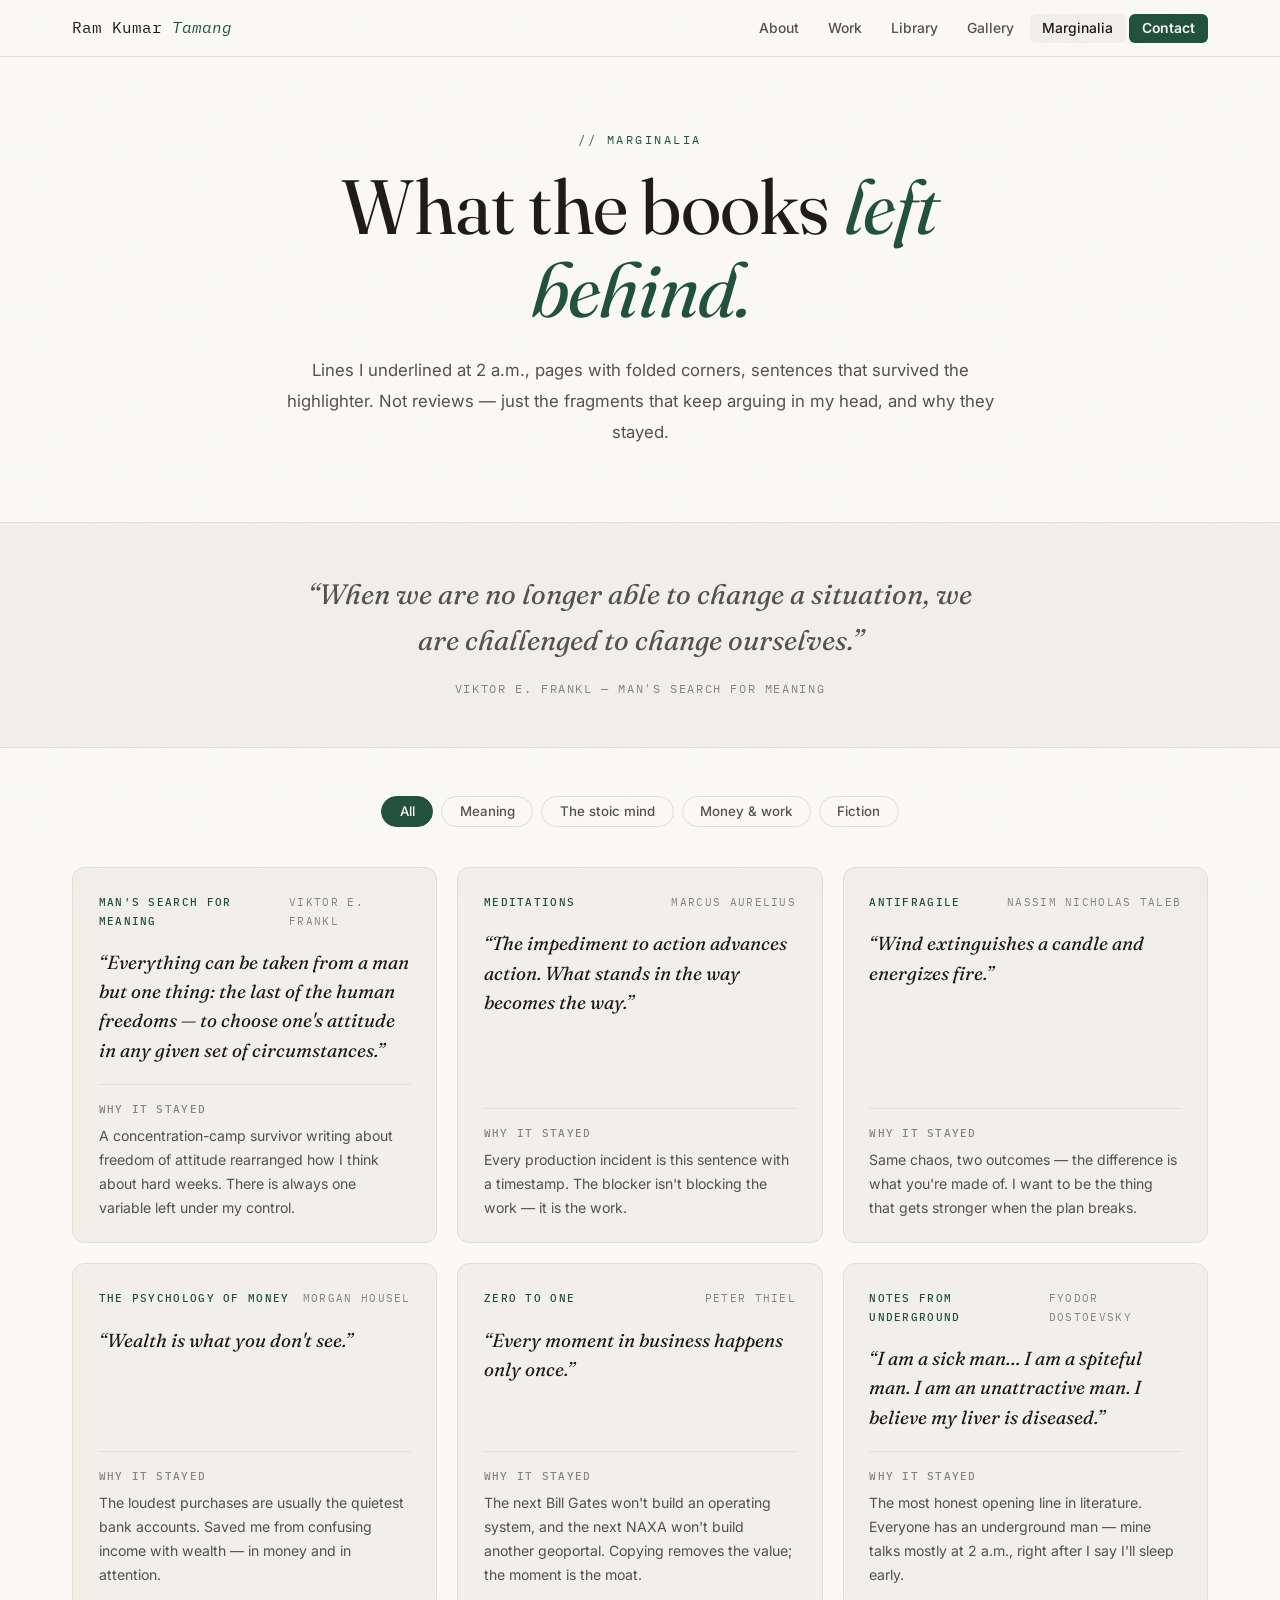
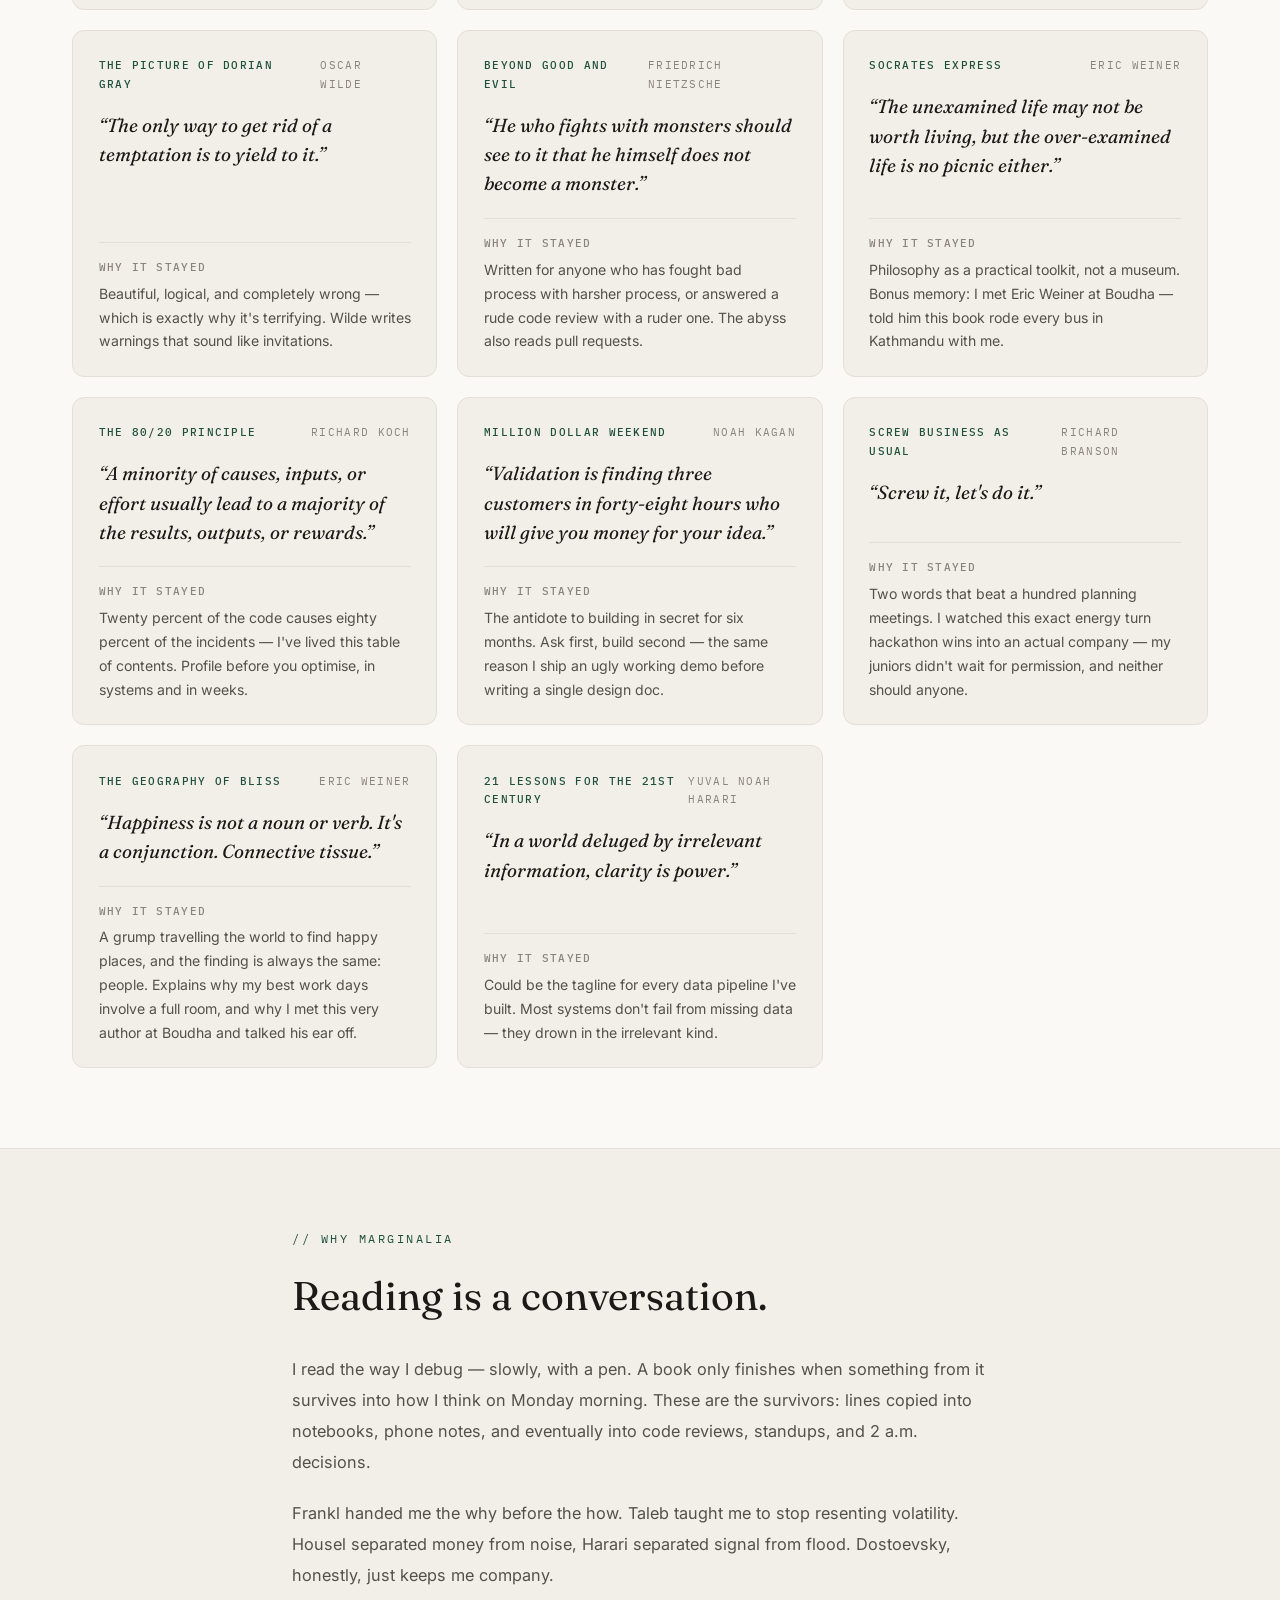
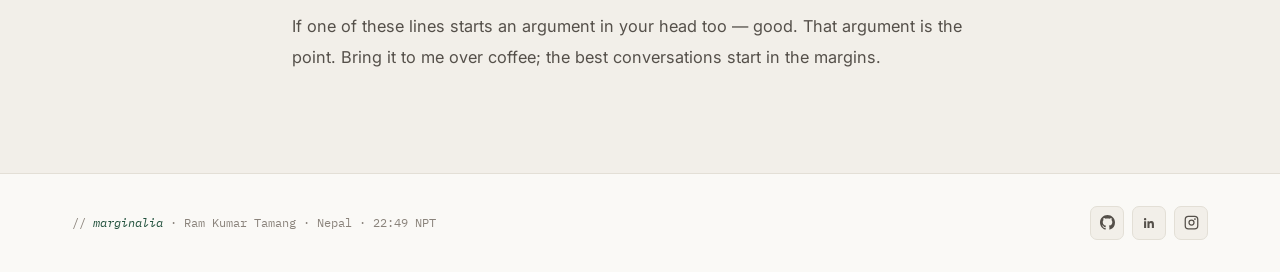
<file: marginalia/index.html>
<!DOCTYPE html>
<html lang="en">
<head>
    <meta charset="UTF-8">
    <link rel="icon" type="image/svg+xml" href="/favicon.svg">
    <meta name="viewport" content="width=device-width, initial-scale=1.0">
    <meta name="description" content="Marginalia — lines worth keeping, from the books Ram Tamang reads.">
    <title>Marginalia — Ram Tamang</title>
    <meta property="og:type" content="website"/>
    <meta property="og:title" content="Marginalia — Ram Tamang"/>
    <meta property="og:description" content="Lines worth keeping, from the books Ram Tamang reads."/>
    <meta property="og:image" content="https://ram-tamang.com.np/images/art/pencil-sketchbook.jpg"/>
    <meta name="twitter:card" content="summary_large_image"/>
    <link rel="preconnect" href="https://fonts.googleapis.com">
    <link rel="preconnect" href="https://fonts.gstatic.com" crossorigin>
    <link href="https://fonts.googleapis.com/css2?family=Fraunces:ital,opsz,wght@0,9..144,300..700;1,9..144,300..700&family=Inter:wght@400;500;600&family=IBM+Plex+Mono:wght@400;500&display=swap" rel="stylesheet">
    <style>
        :root {
            --paper: #FAF9F6;
            --paper-2: #F2EFE9;
            --ink: #1C1A17;
            --ink-2: #55504A;
            --ink-3: #8A837B;
            --line: #E3DFD6;
            --accent: #20503C;
        }

        * { margin: 0; padding: 0; box-sizing: border-box; }

        body {
            font-family: 'Inter', sans-serif;
            background: var(--paper);
            color: var(--ink);
            overflow-x: hidden;
            line-height: 1.7;
        }

        ::selection { background: rgba(32,80,60,0.15); }
        ::-webkit-scrollbar { width: 5px; }
        ::-webkit-scrollbar-track { background: var(--paper); }
        ::-webkit-scrollbar-thumb { background: var(--line); border-radius: 3px; }

body::after { content: ''; position: fixed; inset: 0; z-index: 9999; pointer-events: none; opacity: .032; background-image: url("data:image/svg+xml,%3Csvg xmlns='http://www.w3.org/2000/svg' width='160' height='160'%3E%3Cfilter id='n'%3E%3CfeTurbulence type='fractalNoise' baseFrequency='0.8' numOctaves='2'/%3E%3C/filter%3E%3Crect width='100%25' height='100%25' filter='url(%23n)'/%3E%3C/svg%3E"); }

        /* NAV */
        header {
            position: fixed; top: 0; width: 100%;
            z-index: 100;
            background: rgba(250,249,246,0.92);
            backdrop-filter: blur(16px);
            border-bottom: 1px solid var(--line);
            padding: 0.9rem 0;
        }

        .nav-wrap {
            max-width: 1200px; margin: 0 auto; padding: 0 2rem;
            display: flex; justify-content: space-between; align-items: center;
        }

        .nav-logo {
            font-family: 'IBM Plex Mono', monospace;
            font-size: 1rem; color: var(--ink); text-decoration: none;
        }
        .nav-logo em { color: var(--accent); }

        .nav-links { display: flex; gap: 0.2rem; list-style: none; align-items: center; }
        .nav-links a {
            color: var(--ink-2); text-decoration: none;
            font-size: 0.87rem; font-weight: 500;
            padding: 0.4rem 0.8rem; border-radius: 6px; transition: all 0.2s;
        }
        .nav-links a:hover, .nav-links a.active { color: var(--ink); background: var(--paper-2); }
        .nav-links .btn { color: var(--paper) !important; background: var(--accent); font-weight: 600; }
        .nav-links .btn:hover { background: #16382A; }

        .hamburger { display: none; cursor: pointer; color: var(--ink); font-size: 1.2rem; background: none; border: none; }

        /* HERO */
        .hero {
            min-height: 58vh;
            display: flex; align-items: center; justify-content: center;
            text-align: center;
            padding: 8rem 2rem 4.5rem;
            position: relative;
        }

        .hero-inner { max-width: 720px; }

        .hero-label {
            font-family: 'IBM Plex Mono', monospace;
            font-size: 0.75rem; color: var(--accent);
            text-transform: uppercase; letter-spacing: 2.5px;
            margin-bottom: 1rem;
        }

        .hero h1 {
            font-family: 'Fraunces', serif;
            font-size: clamp(2.6rem, 6.5vw, 4.8rem);
            font-weight: 400;
            letter-spacing: -0.01em;
            line-height: 1.08;
            margin-bottom: 1.4rem;
        }

        .hero h1 em { font-style: italic; color: var(--accent); }

        .hero p {
            color: var(--ink-2);
            font-size: 1.05rem;
            line-height: 1.85;
        }

        /* QUOTE BAR */
        .quote-bar {
            background: var(--paper-2);
            border-top: 1px solid var(--line);
            border-bottom: 1px solid var(--line);
            padding: 3rem 2rem;
            text-align: center;
        }

        .quote-bar blockquote {
            font-family: 'Fraunces', serif;
            font-size: clamp(1.25rem, 3vw, 1.75rem);
            font-style: italic;
            color: var(--ink-2);
            max-width: 700px;
            margin: 0 auto;
            line-height: 1.65;
        }

        .quote-bar cite {
            display: block; margin-top: 1rem;
            font-family: 'IBM Plex Mono', monospace;
            font-style: normal; font-size: 0.72rem;
            letter-spacing: 0.14em; text-transform: uppercase;
            color: var(--ink-3);
        }

        /* FILTER */
        .filter-bar {
            display: flex; justify-content: center; gap: 0.5rem;
            padding: 3rem 2rem 1.25rem;
            flex-wrap: wrap;
        }

        .filter-btn {
            padding: 0.4rem 1.1rem;
            border-radius: 999px;
            border: 1px solid var(--line);
            background: transparent;
            color: var(--ink-2);
            font-family: 'Inter', sans-serif;
            font-size: 0.83rem; font-weight: 500;
            cursor: pointer; transition: all 0.2s;
        }
        .filter-btn:hover { border-color: var(--accent); color: var(--accent); }
        .filter-btn.active { background: var(--accent); border-color: var(--accent); color: var(--paper); }

        /* CARDS GRID */
        .cards-wrap {
            max-width: 1200px; margin: 0 auto;
            padding: 1.25rem 2rem 5rem;
        }

        .cards-grid {
            display: grid;
            grid-template-columns: repeat(auto-fill, minmax(320px, 1fr));
            gap: 1.25rem;
        }

        .card {
            background: var(--paper-2);
            border: 1px solid var(--line);
            border-radius: 12px;
            padding: 1.6rem 1.6rem 1.4rem;
            transition: all 0.3s;
            display: flex; flex-direction: column;
        }
        .card:hover {
            border-color: rgba(32,80,60,0.35);
            transform: translateY(-4px);
            box-shadow: 0 16px 40px rgba(28,26,23,0.10);
        }

        .card-meta {
            display: flex; justify-content: space-between; align-items: baseline;
            gap: 0.5rem;
            font-family: 'IBM Plex Mono', monospace;
            font-size: 0.68rem; letter-spacing: 0.12em; text-transform: uppercase;
            color: var(--ink-3);
            margin-bottom: 1.1rem;
        }
        .card-meta b { color: var(--accent); font-weight: 500; }

        .card blockquote {
            font-family: 'Fraunces', serif;
            font-size: 1.18rem;
            font-style: italic;
            line-height: 1.55;
            color: var(--ink);
            flex: 1;
        }

        .card .note {
            margin-top: 1.2rem; padding-top: 1rem;
            border-top: 1px solid var(--line);
            font-size: 0.88rem;
            color: var(--ink-2);
            line-height: 1.7;
        }
        .card .note b {
            font-family: 'IBM Plex Mono', monospace;
            font-weight: 500; font-size: 0.66rem;
            letter-spacing: 0.12em; text-transform: uppercase;
            color: var(--ink-3); display: block; margin-bottom: 0.3rem;
        }

        /* ABOUT */
        .about {
            background: var(--paper-2);
            border-top: 1px solid var(--line);
            padding: 5rem 0;
        }

        .about-inner { max-width: 760px; margin: 0 auto; padding: 0 2rem; }

        .about-inner .label {
            font-family: 'IBM Plex Mono', monospace;
            font-size: 0.75rem; color: var(--accent);
            text-transform: uppercase; letter-spacing: 2.5px;
            margin-bottom: 0.75rem;
        }

        .about-inner h2 {
            font-family: 'Fraunces', serif;
            font-size: clamp(1.8rem, 4vw, 2.5rem);
            font-weight: 400;
            margin-bottom: 1.5rem;
        }

        .about-inner p {
            color: var(--ink-2);
            line-height: 1.9;
            margin-bottom: 1.25rem;
            font-size: 1.02rem;
        }

        /* FOOTER */
        footer {
            background: var(--paper);
            border-top: 1px solid var(--line);
            padding: 2rem 0;
        }
        .foot-inner {
            max-width: 1200px; margin: 0 auto; padding: 0 2rem;
            display: flex; justify-content: space-between; align-items: center;
            flex-wrap: wrap; gap: 1rem;
        }
        .foot-text { font-family: 'IBM Plex Mono', monospace; font-size: 0.78rem; color: var(--ink-3); }
        .foot-text em { color: var(--accent); }
        .socials { display: flex; gap: 0.5rem; }
        .socials a {
            width: 34px; height: 34px;
            background: var(--paper-2); border: 1px solid var(--line);
            border-radius: 7px; display: flex; align-items: center; justify-content: center;
            color: var(--ink-2); font-size: 0.85rem; text-decoration: none;
            transition: all 0.2s;
        }
        .socials a:hover { border-color: var(--accent); color: var(--accent); transform: translateY(-3px); }

        /* REVEAL */
        .reveal { opacity: 0; transform: translateY(20px); transition: all 0.6s ease; }
        .reveal.on { opacity: 1; transform: translateY(0); }

        @media (prefers-reduced-motion: reduce) {
            .reveal { opacity: 1; transform: none; transition: none; }
        }

        /* RESPONSIVE */
        @media (max-width: 768px) {
            .nav-links { display: none; }
            .nav-links.open {
                display: flex; flex-direction: column;
                position: absolute; top: 100%; left: 0; right: 0;
                background: rgba(250,249,246,0.97);
                border-bottom: 1px solid var(--line);
                padding: 1rem 2rem; gap: 0.5rem;
            }
            .hamburger { display: block; }
            .cards-grid { grid-template-columns: 1fr; }
        }
    </style>
</head>
<body>

<!-- NAV -->
<header>
    <div class="nav-wrap">
        <a href="/" class="nav-logo">Ram Kumar <em>Tamang</em></a>
        <ul class="nav-links" id="navLinks">
            <li><a href="/#about">About</a></li>
            <li><a href="/#work">Work</a></li>
            <li><a href="/#library">Library</a></li>
            <li><a href="/gallery/">Gallery</a></li>
            <li><a href="/marginalia/" class="active">Marginalia</a></li>
            <li><a href="/#contact" class="btn">Contact</a></li>
        </ul>
        <button class="hamburger" id="hamburger" aria-label="Menu">&#9776;</button>
    </div>
</header>

<!-- HERO -->
<section class="hero">
    <div class="hero-inner">
        <div class="hero-label">// marginalia</div>
        <h1>What the books <em>left behind.</em></h1>
        <p>Lines I underlined at 2&nbsp;a.m., pages with folded corners, sentences that survived
        the highlighter. Not reviews — just the fragments that keep arguing in my head,
        and why they stayed.</p>
    </div>
</section>

<!-- QUOTE BAR -->
<div class="quote-bar">
    <blockquote>
        &ldquo;When we are no longer able to change a situation,
        we are challenged to change ourselves.&rdquo;
    </blockquote>
    <cite>Viktor E. Frankl — Man's Search for Meaning</cite>
</div>

<!-- FILTER -->
<div class="filter-bar">
    <button class="filter-btn active" data-filter="all">All</button>
    <button class="filter-btn" data-filter="meaning">Meaning</button>
    <button class="filter-btn" data-filter="stoic">The stoic mind</button>
    <button class="filter-btn" data-filter="work">Money &amp; work</button>
    <button class="filter-btn" data-filter="fiction">Fiction</button>
</div>

<!-- CARDS -->
<div class="cards-wrap">
    <div class="cards-grid">

        <article class="card reveal" data-cat="meaning">
            <div class="card-meta"><b>Man's Search for Meaning</b><span>Viktor E. Frankl</span></div>
            <blockquote>&ldquo;Everything can be taken from a man but one thing: the last of the human freedoms — to choose one's attitude in any given set of circumstances.&rdquo;</blockquote>
            <div class="note"><b>Why it stayed</b>A concentration-camp survivor writing about freedom of attitude rearranged how I think about hard weeks. There is always one variable left under my control.</div>
        </article>

        <article class="card reveal" data-cat="stoic">
            <div class="card-meta"><b>Meditations</b><span>Marcus Aurelius</span></div>
            <blockquote>&ldquo;The impediment to action advances action. What stands in the way becomes the way.&rdquo;</blockquote>
            <div class="note"><b>Why it stayed</b>Every production incident is this sentence with a timestamp. The blocker isn't blocking the work — it is the work.</div>
        </article>

        <article class="card reveal" data-cat="stoic">
            <div class="card-meta"><b>Antifragile</b><span>Nassim Nicholas Taleb</span></div>
            <blockquote>&ldquo;Wind extinguishes a candle and energizes fire.&rdquo;</blockquote>
            <div class="note"><b>Why it stayed</b>Same chaos, two outcomes — the difference is what you're made of. I want to be the thing that gets stronger when the plan breaks.</div>
        </article>

        <article class="card reveal" data-cat="work">
            <div class="card-meta"><b>The Psychology of Money</b><span>Morgan Housel</span></div>
            <blockquote>&ldquo;Wealth is what you don't see.&rdquo;</blockquote>
            <div class="note"><b>Why it stayed</b>The loudest purchases are usually the quietest bank accounts. Saved me from confusing income with wealth — in money and in attention.</div>
        </article>

        <article class="card reveal" data-cat="work">
            <div class="card-meta"><b>Zero to One</b><span>Peter Thiel</span></div>
            <blockquote>&ldquo;Every moment in business happens only once.&rdquo;</blockquote>
            <div class="note"><b>Why it stayed</b>The next Bill Gates won't build an operating system, and the next NAXA won't build another geoportal. Copying removes the value; the moment is the moat.</div>
        </article>

        <article class="card reveal" data-cat="fiction">
            <div class="card-meta"><b>Notes from Underground</b><span>Fyodor Dostoevsky</span></div>
            <blockquote>&ldquo;I am a sick man&hellip; I am a spiteful man. I am an unattractive man. I believe my liver is diseased.&rdquo;</blockquote>
            <div class="note"><b>Why it stayed</b>The most honest opening line in literature. Everyone has an underground man — mine talks mostly at 2&nbsp;a.m., right after I say I'll sleep early.</div>
        </article>

        <article class="card reveal" data-cat="fiction">
            <div class="card-meta"><b>The Picture of Dorian Gray</b><span>Oscar Wilde</span></div>
            <blockquote>&ldquo;The only way to get rid of a temptation is to yield to it.&rdquo;</blockquote>
            <div class="note"><b>Why it stayed</b>Beautiful, logical, and completely wrong — which is exactly why it's terrifying. Wilde writes warnings that sound like invitations.</div>
        </article>

        <article class="card reveal" data-cat="stoic">
            <div class="card-meta"><b>Beyond Good and Evil</b><span>Friedrich Nietzsche</span></div>
            <blockquote>&ldquo;He who fights with monsters should see to it that he himself does not become a monster.&rdquo;</blockquote>
            <div class="note"><b>Why it stayed</b>Written for anyone who has fought bad process with harsher process, or answered a rude code review with a ruder one. The abyss also reads pull requests.</div>
        </article>

        <article class="card reveal" data-cat="meaning">
            <div class="card-meta"><b>Socrates Express</b><span>Eric Weiner</span></div>
            <blockquote>&ldquo;The unexamined life may not be worth living, but the over-examined life is no picnic either.&rdquo;</blockquote>
            <div class="note"><b>Why it stayed</b>Philosophy as a practical toolkit, not a museum. Bonus memory: I met Eric Weiner at Boudha — told him this book rode every bus in Kathmandu with me.</div>
        </article>

        <article class="card reveal" data-cat="work">
            <div class="card-meta"><b>The 80/20 Principle</b><span>Richard Koch</span></div>
            <blockquote>&ldquo;A minority of causes, inputs, or effort usually lead to a majority of the results, outputs, or rewards.&rdquo;</blockquote>
            <div class="note"><b>Why it stayed</b>Twenty percent of the code causes eighty percent of the incidents — I've lived this table of contents. Profile before you optimise, in systems and in weeks.</div>
        </article>

        <article class="card reveal" data-cat="work">
            <div class="card-meta"><b>Million Dollar Weekend</b><span>Noah Kagan</span></div>
            <blockquote>&ldquo;Validation is finding three customers in forty-eight hours who will give you money for your idea.&rdquo;</blockquote>
            <div class="note"><b>Why it stayed</b>The antidote to building in secret for six months. Ask first, build second — the same reason I ship an ugly working demo before writing a single design doc.</div>
        </article>

        <article class="card reveal" data-cat="work">
            <div class="card-meta"><b>Screw Business as Usual</b><span>Richard Branson</span></div>
            <blockquote>&ldquo;Screw it, let's do it.&rdquo;</blockquote>
            <div class="note"><b>Why it stayed</b>Two words that beat a hundred planning meetings. I watched this exact energy turn hackathon wins into an actual company — my juniors didn't wait for permission, and neither should anyone.</div>
        </article>

        <article class="card reveal" data-cat="meaning">
            <div class="card-meta"><b>The Geography of Bliss</b><span>Eric Weiner</span></div>
            <blockquote>&ldquo;Happiness is not a noun or verb. It's a conjunction. Connective tissue.&rdquo;</blockquote>
            <div class="note"><b>Why it stayed</b>A grump travelling the world to find happy places, and the finding is always the same: people. Explains why my best work days involve a full room, and why I met this very author at Boudha and talked his ear off.</div>
        </article>

        <article class="card reveal" data-cat="work">
            <div class="card-meta"><b>21 Lessons for the 21st Century</b><span>Yuval Noah Harari</span></div>
            <blockquote>&ldquo;In a world deluged by irrelevant information, clarity is power.&rdquo;</blockquote>
            <div class="note"><b>Why it stayed</b>Could be the tagline for every data pipeline I've built. Most systems don't fail from missing data — they drown in the irrelevant kind.</div>
        </article>

    </div>
</div>

<!-- ABOUT -->
<section class="about">
    <div class="about-inner">
        <div class="label">// why marginalia</div>
        <h2>Reading is a conversation.</h2>
        <p>I read the way I debug — slowly, with a pen. A book only finishes when something
        from it survives into how I think on Monday morning. These are the survivors:
        lines copied into notebooks, phone notes, and eventually into code reviews,
        standups, and 2&nbsp;a.m. decisions.</p>
        <p>Frankl handed me the why before the how. Taleb taught me to stop resenting
        volatility. Housel separated money from noise, Harari separated signal from flood.
        Dostoevsky, honestly, just keeps me company.</p>
        <p>If one of these lines starts an argument in your head too — good. That argument
        is the point. Bring it to me over coffee; the best conversations start in the margins.</p>
    </div>
</section>

<!-- FOOTER -->
<footer>
    <div class="foot-inner">
        <p class="foot-text">// <em>marginalia</em> · Ram Kumar Tamang · Nepal · <span id="npt">–:–– NPT</span></p>
        <div class="socials">
            <a href="https://github.com/Ramtamang-2058" target="_blank" rel="noopener" aria-label="GitHub">
                <svg width="15" height="15" viewBox="0 0 16 16" fill="currentColor"><path d="M8 0C3.58 0 0 3.58 0 8c0 3.54 2.29 6.53 5.47 7.59.4.07.55-.17.55-.38 0-.19-.01-.82-.01-1.49-2.01.37-2.53-.49-2.69-.94-.09-.23-.48-.94-.82-1.13-.28-.15-.68-.52-.01-.53.63-.01 1.08.58 1.23.82.72 1.21 1.87.87 2.33.66.07-.52.28-.87.51-1.07-1.78-.2-3.64-.89-3.64-3.95 0-.87.31-1.59.82-2.15-.08-.2-.36-1.02.08-2.12 0 0 .67-.21 2.2.82.64-.18 1.32-.27 2-.27s1.36.09 2 .27c1.53-1.04 2.2-.82 2.2-.82.44 1.1.16 1.92.08 2.12.51.56.82 1.27.82 2.15 0 3.07-1.87 3.75-3.65 3.95.29.25.54.73.54 1.48 0 1.07-.01 1.93-.01 2.2 0 .21.15.46.55.38A8.01 8.01 0 0 0 16 8c0-4.42-3.58-8-8-8z"/></svg>
            </a>
            <a href="https://www.linkedin.com/in/ram-tamang-a73241198" target="_blank" rel="noopener" aria-label="LinkedIn">
                <svg width="14" height="14" viewBox="0 0 24 24" fill="currentColor"><path d="M20.45 20.45h-3.55v-5.57c0-1.33-.03-3.04-1.85-3.04-1.86 0-2.14 1.45-2.14 2.94v5.67H9.35V9h3.41v1.56h.05c.48-.9 1.64-1.85 3.37-1.85 3.6 0 4.27 2.37 4.27 5.46v6.28zM5.34 7.43a2.06 2.06 0 1 1 0-4.12 2.06 2.06 0 0 1 0 4.12zM7.12 20.45H3.56V9h3.56v11.45z"/></svg>
            </a>
            <a href="https://www.instagram.com/ram_unlimited/" target="_blank" rel="noopener" aria-label="Instagram">
                <svg width="15" height="15" viewBox="0 0 24 24" fill="none" stroke="currentColor" stroke-width="2"><rect x="2" y="2" width="20" height="20" rx="5"/><circle cx="12" cy="12" r="4"/><circle cx="17.5" cy="6.5" r="0.5" fill="currentColor"/></svg>
            </a>
        </div>
    </div>
</footer>

<script>
    document.getElementById('hamburger').addEventListener('click', () => {
        document.getElementById('navLinks').classList.toggle('open');
    });

    document.querySelectorAll('.filter-btn').forEach(btn => {
        btn.addEventListener('click', () => {
            document.querySelectorAll('.filter-btn').forEach(b => b.classList.remove('active'));
            btn.classList.add('active');
            const f = btn.dataset.filter;
            document.querySelectorAll('.card').forEach(card => {
                const cats = card.dataset.cat || '';
                card.style.display = (f === 'all' || cats.includes(f)) ? 'flex' : 'none';
            });
        });
    });

    const obs = new IntersectionObserver(entries => {
        entries.forEach(e => { if (e.isIntersecting) { e.target.classList.add('on'); obs.unobserve(e.target); } });
    }, { threshold: 0.08 });
    document.querySelectorAll('.reveal').forEach(el => obs.observe(el));
</script>
<script>
    (function () {
        var el = document.getElementById('npt');
        if (!el) return;
        function tick() {
            try {
                el.textContent = new Intl.DateTimeFormat('en-GB', { timeZone: 'Asia/Kathmandu', hour: '2-digit', minute: '2-digit' }).format(new Date()) + ' NPT';
            } catch (e) {}
        }
        tick(); setInterval(tick, 15000);
    })();
</script>
</body>
</html>
</file>
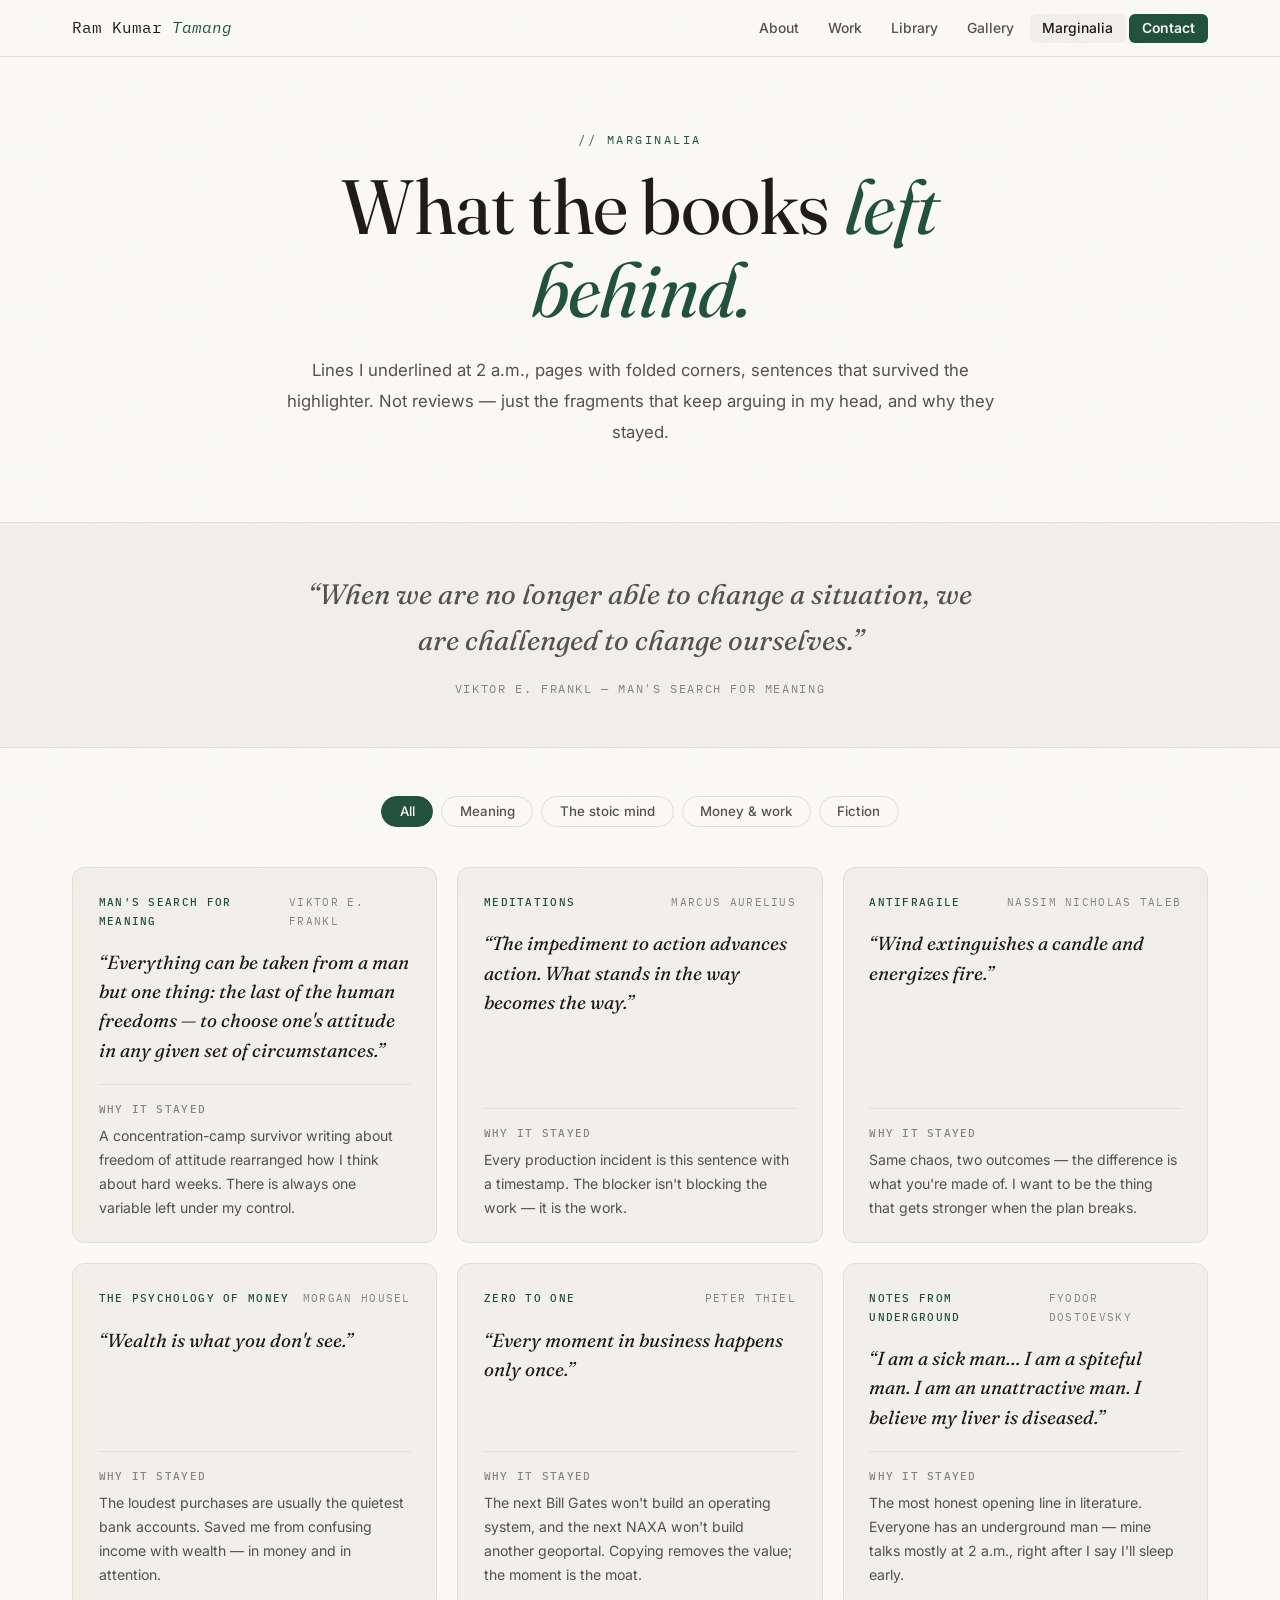
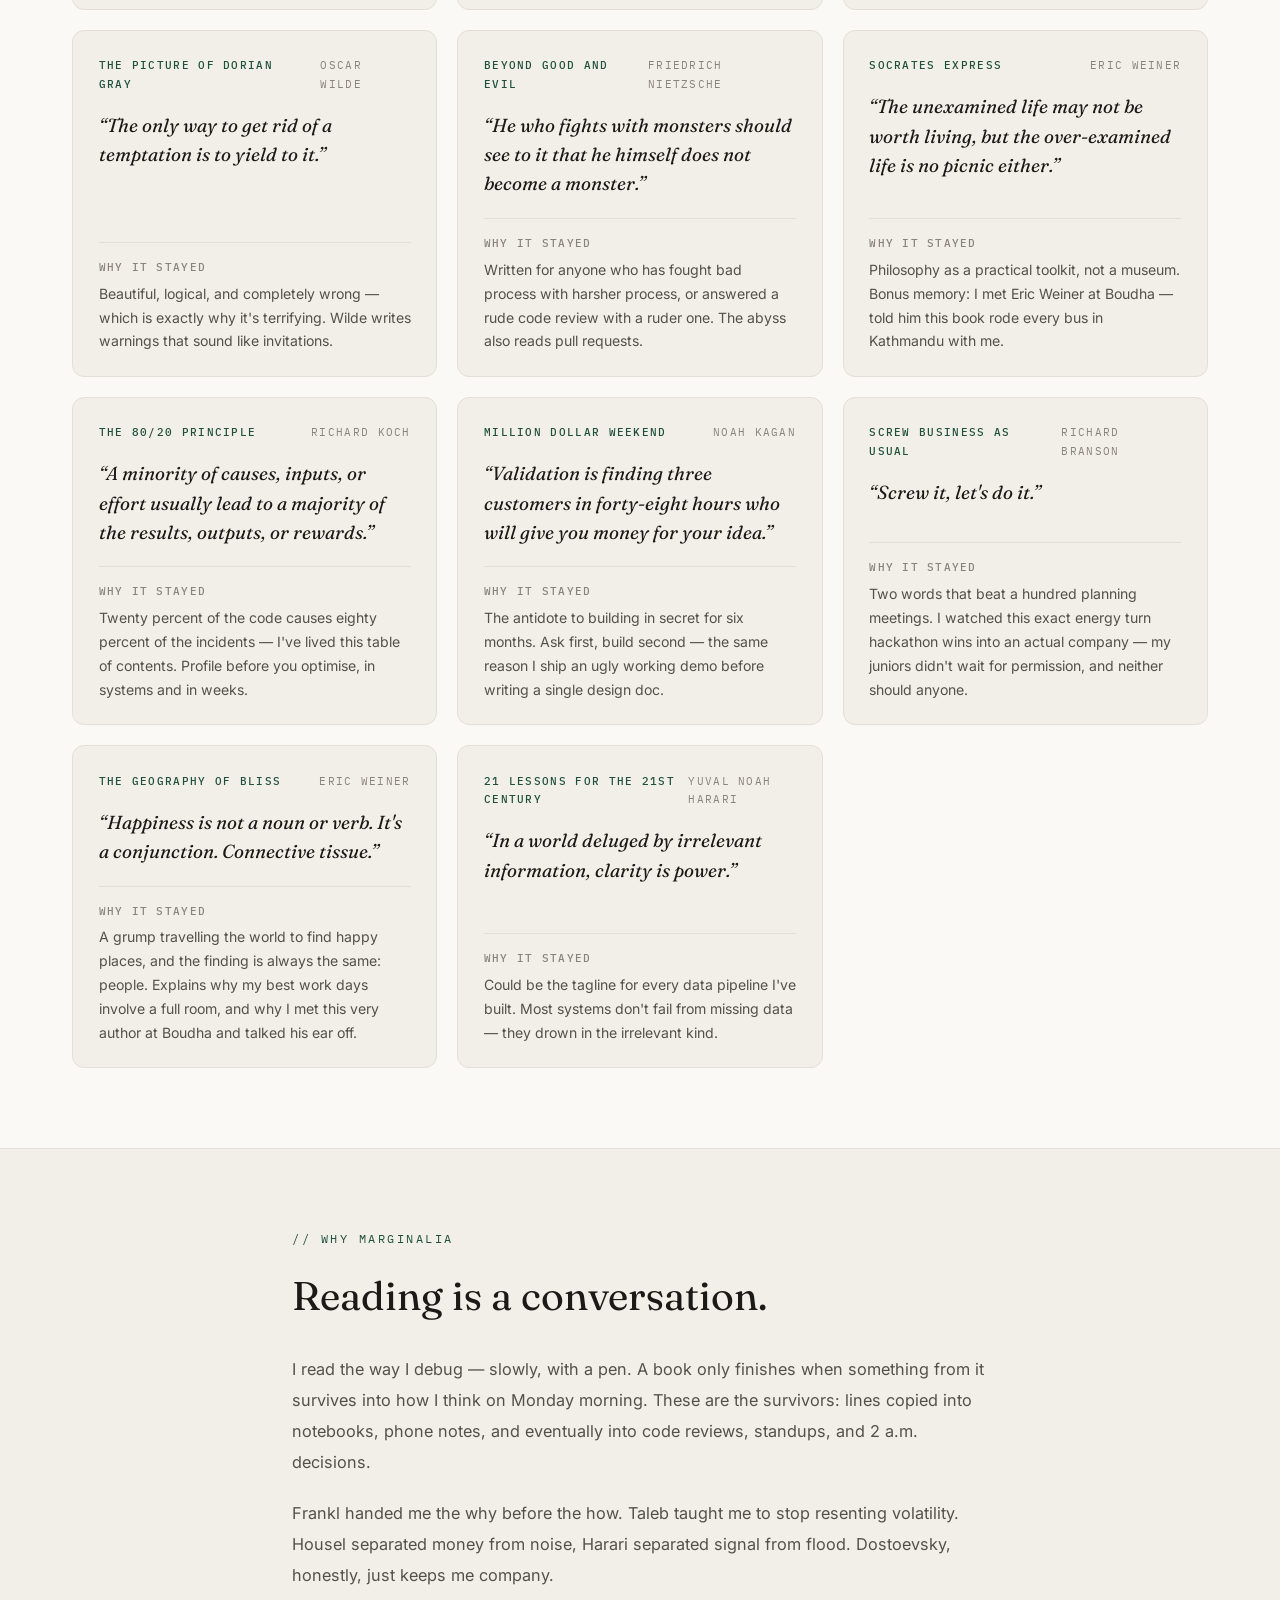
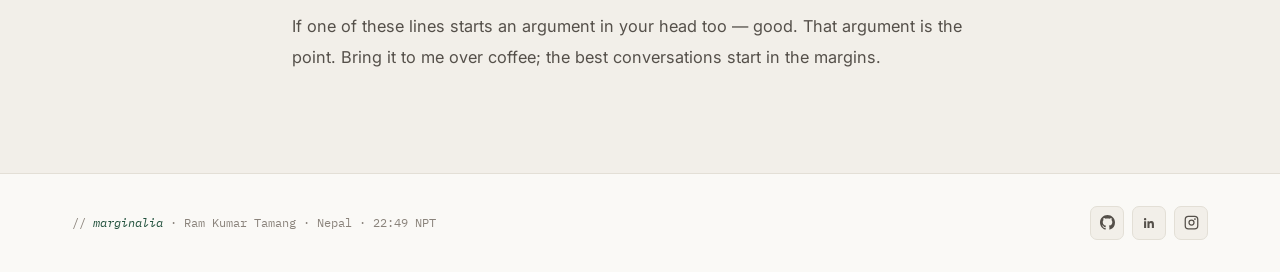
<file: dimension.html>
<!DOCTYPE html>
<html lang="en">
<head>
    <meta charset="UTF-8">
    <meta http-equiv="refresh" content="0; url=/marginalia/">
    <link rel="canonical" href="/marginalia/">
    <title>Moved</title>
</head>
<body>
<script>location.replace("/marginalia/");</script>
<p>This page has moved. <a href="/marginalia/">Continue</a>.</p>
</body>
</html>
</file>
